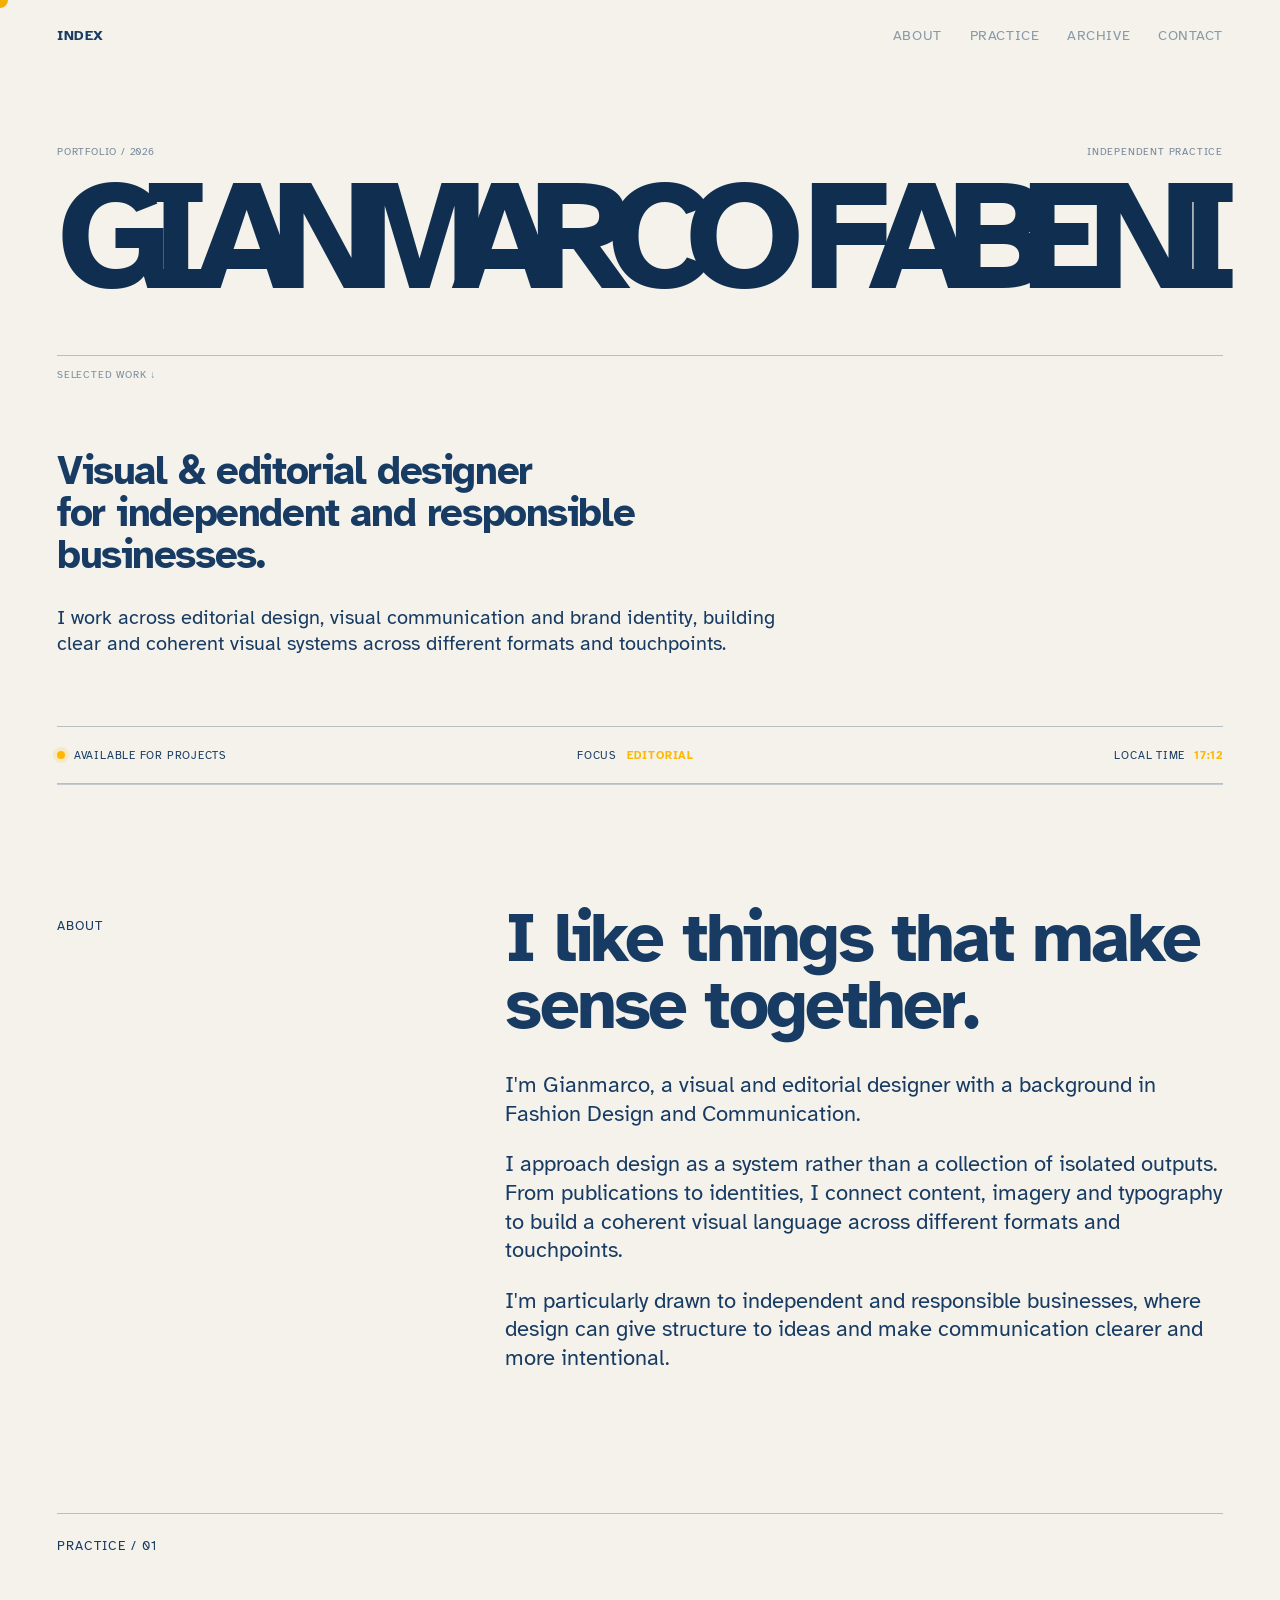
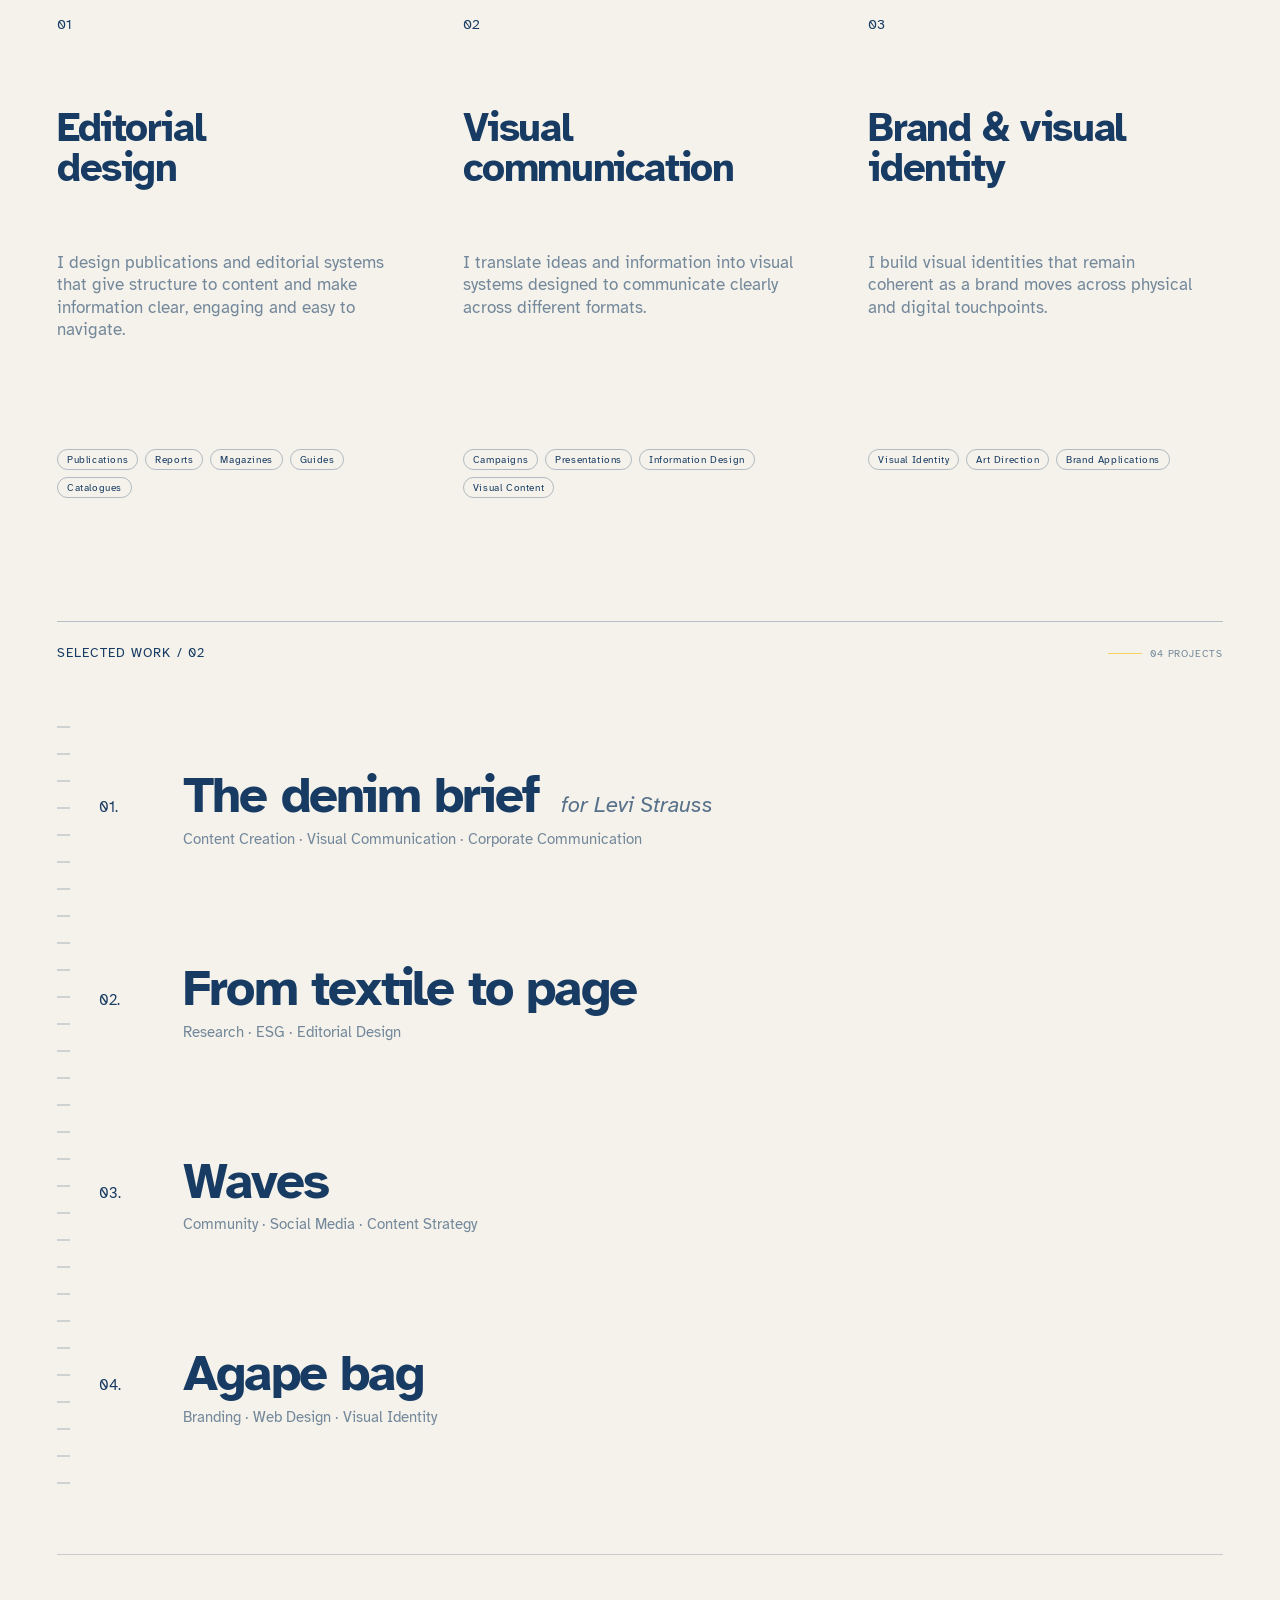
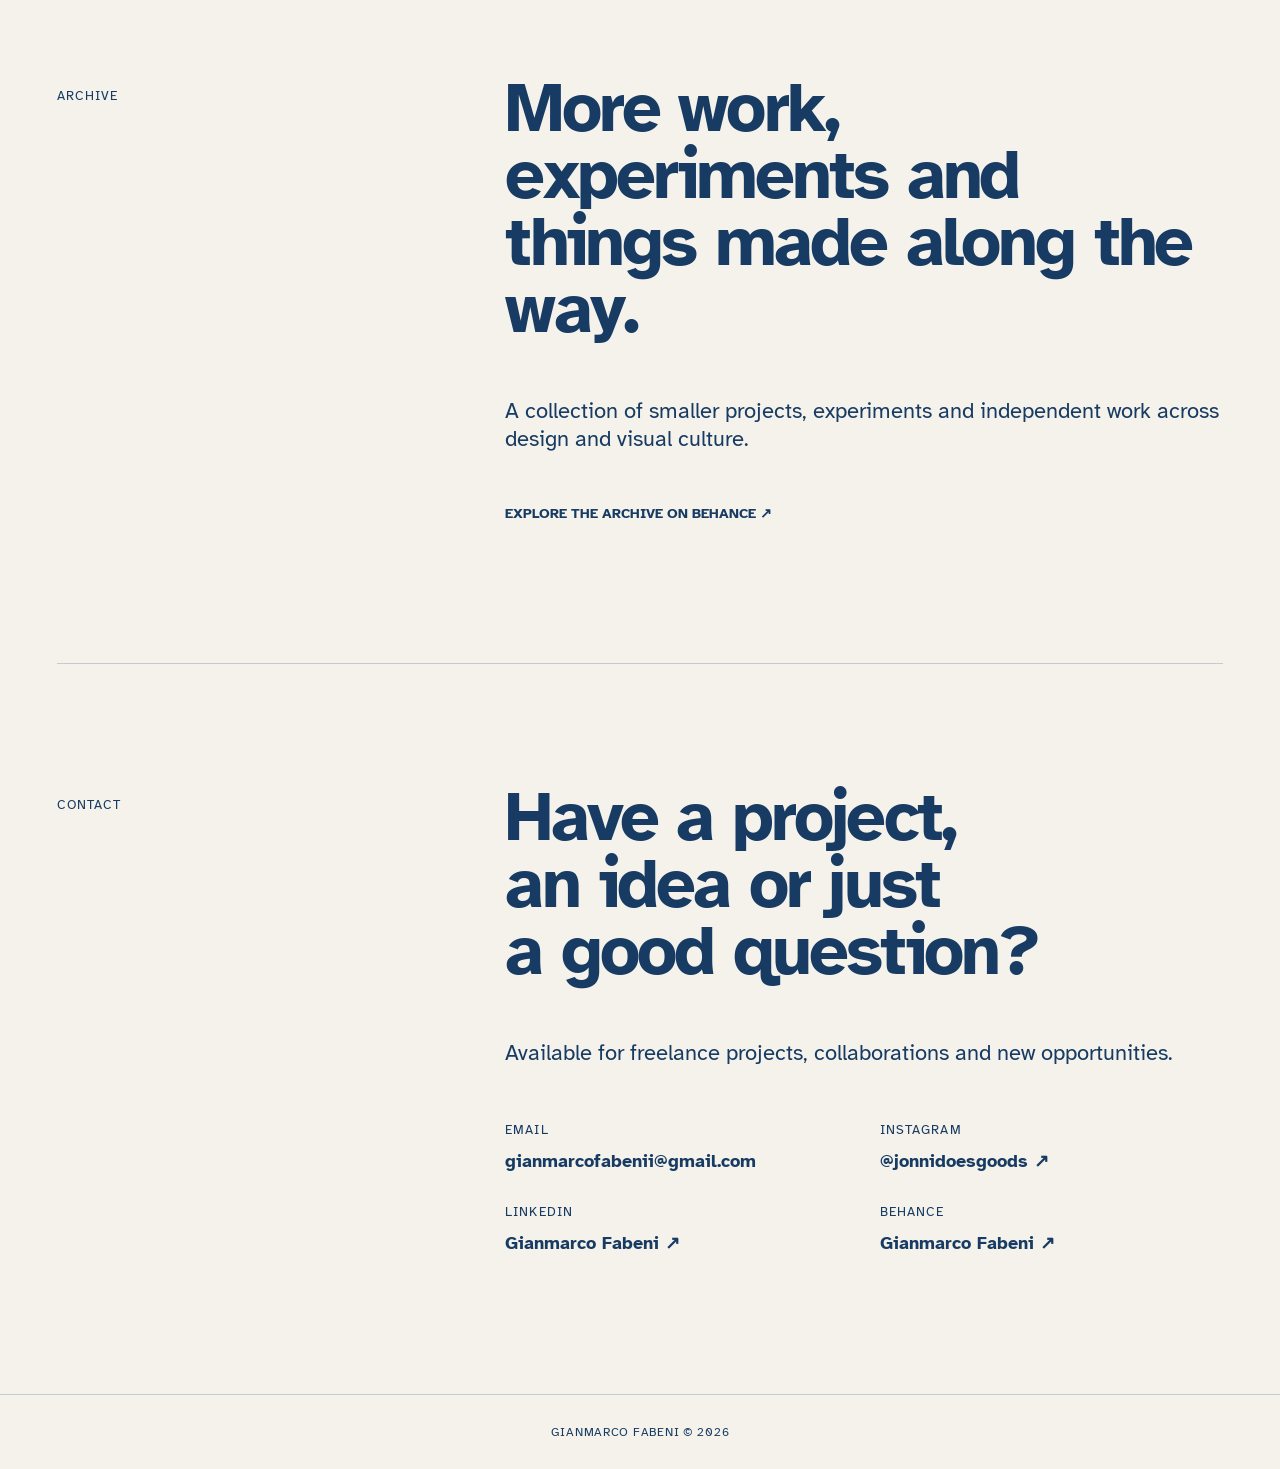
<file: index.html>
<!doctype html>
<html lang="en">
<head>
  <meta charset="utf-8">
  <meta name="viewport" content="width=device-width,initial-scale=1">
  <title>Gianmarco Fabeni — Editorial & Visual Designer</title>
  <meta name="description" content="Gianmarco Fabeni — Editorial & Visual Designer working across research, communication and responsible design.">
  <link rel="preconnect" href="https://fonts.googleapis.com">
  <link rel="preconnect" href="https://fonts.gstatic.com" crossorigin>
  <link href="https://fonts.googleapis.com/css2?family=Atkinson+Hyperlegible:wght@400;700&display=swap" rel="stylesheet">
  <link rel="stylesheet" href="styles.css">
</head>
<body class="homepage">
  <div class="cursor" aria-hidden="true"></div>

  <header class="site-header">
    <a class="page-label" href="#top">INDEX</a>
    <nav aria-label="Main navigation">
      <a href="#about">ABOUT</a>
      <a href="#practice">PRACTICE</a>
      <a href="https://www.behance.net/gianmarcofabeni" target="_blank" rel="noopener noreferrer">ARCHIVE</a>
      <a href="#contact">CONTACT</a>
    </nav>
  </header>

  <main id="top">
    <section class="hero">
      <div class="hero-meta"><span>PORTFOLIO / 2026</span><span>INDEPENDENT PRACTICE</span></div><h1 class="masthead dynamic-hero-name" aria-label="Gianmarco Fabeni">GIANMARCO FABENI</h1>
      <div class="hero-rule"></div><a class="scroll-cue" href="#work">SELECTED WORK ↓</a>
      <div class="intro">
        <h2 class="hero-intro-title">Visual &amp; editorial designer <span class="hero-phrase">for independent</span> and responsible businesses.</h2>
        <p>I work across editorial design, visual communication and brand identity, building clear and coherent visual systems across different formats and touchpoints.</p>
      </div>
    </section>

    <div class="status-strip" aria-label="Current status">
      <div class="status-item"><span class="status-dot"></span><span>AVAILABLE FOR PROJECTS</span></div>
      <div class="status-item status-mode"><span>FOCUS</span><strong id="focus-mode">EDITORIAL</strong></div>
      <div class="status-item status-time"><span>LOCAL TIME</span><strong id="local-time">--:--</strong></div>
    </div>

    <section class="about home-about" id="about">
      <p class="eyebrow">ABOUT</p>
      <h2>I like things that make sense together.</h2>
      <div class="home-copy">
        <p>I'm Gianmarco, a visual and editorial designer with a background in Fashion Design and Communication.</p>
        <p>I approach design as a system rather than a collection of isolated outputs. From publications to identities, I connect content, imagery and typography to build a coherent visual language across different formats and touchpoints.</p>
        <p>I'm particularly drawn to independent and responsible businesses, where design can give structure to ideas and make communication clearer and more intentional.</p>
      </div>
    </section>

    <section class="practice" id="practice" aria-labelledby="practice-title">
      <div class="practice-heading" id="practice-title">PRACTICE / 01</div>

      <div class="practice-list">
        <article class="practice-item">
          <span class="practice-number">01</span>
          <div>
            <h2>Editorial design</h2>
            <p>I design publications and editorial systems that give structure to content and make information clear, engaging and easy to navigate.</p><div class="practice-tags"><span>Publications</span><span>Reports</span><span>Magazines</span><span>Guides</span><span>Catalogues</span></div>
          </div>
        </article>

        <article class="practice-item">
          <span class="practice-number">02</span>
          <div>
            <h2>Visual communication</h2>
            <p>I translate ideas and information into visual systems designed to communicate clearly across different formats.</p><div class="practice-tags"><span>Campaigns</span><span>Presentations</span><span>Information Design</span><span>Visual Content</span></div>
          </div>
        </article>

        <article class="practice-item">
          <span class="practice-number">03</span>
          <div>
            <h2>Brand &amp; visual identity</h2>
            <p>I build visual identities that remain coherent as a brand moves across physical and digital touchpoints.</p><div class="practice-tags"><span>Visual Identity</span><span>Art Direction</span><span>Brand Applications</span></div>
          </div>
        </article>
      </div>
    </section>

    <section class="work" id="work" aria-labelledby="work-title">
      <div class="section-label" id="work-title">SELECTED WORK / 02 <span class="section-count">04 PROJECTS</span></div>
      <div class="project-index"><div class="continuous-rail" aria-hidden="true"></div>

        <article class="project" tabindex="0">
          <div class="project-row">
            <span class="number">01.</span>
            <h2><span class="project-title-main"><span class="project-title-prefix">The denim</span> <span class="project-title-last">brief</span></span><span class="project-client">for Levi Strauss</span></h2>
          </div>
          <p class="tags">Content Creation · Visual Communication · Corporate Communication</p>
          <div class="project-more"><p>An internal communication project connecting retail data, product knowledge and store culture through editorial content.</p><a href="https://www.behance.net/gallery/242064799/Levi-Strauss-The-Denim-Brief" target="_blank" rel="noopener noreferrer" aria-label="Explore The Denim Brief">EXPLORE PROJECT ↗</a></div>
        </article>

        <article class="project" tabindex="0">
          <div class="project-row">
            <span class="number">02.</span>
            <h2>From textile to page</h2>
          </div>
          <p class="tags">Research · ESG · Editorial Design</p>
          <div class="project-more"><p>A research-led editorial project exploring how ESG principles can inform visual design, from production and material choices to inclusive communication.</p><a href="https://www.behance.net/gallery/256725377/From-Textile-to-Page" target="_blank" rel="noopener noreferrer" aria-label="Explore From Textile to Page">EXPLORE PROJECT ↗</a></div>
        </article>

        <article class="project" tabindex="0">
          <div class="project-row">
            <span class="number">03.</span>
            <h2>Waves</h2>
          </div>
          <p class="tags">Community · Social Media · Content Strategy</p>
          <div class="project-more"><p>A communication ecosystem designed to build and engage a community through editorial content, social media, podcasts, music and events.</p><a href="https://www.behance.net/gallery/256837089/Waves-Community" target="_blank" rel="noopener noreferrer" aria-label="Explore Waves">EXPLORE PROJECT ↗</a></div>
        </article>

        <article class="project" tabindex="0">
          <div class="project-row">
            <span class="number">04.</span>
            <h2>Agape bag</h2>
          </div>
          <p class="tags">Branding · Web Design · Visual Identity</p>
          <div class="project-more"><p>A visual identity developed to translate the brand’s character into a coherent visual language, extending from its core identity to web and physical touchpoints.</p><a href="https://www.behance.net/gallery/256775159/Agape-Bag" target="_blank" rel="noopener noreferrer" aria-label="Explore Agape Bag">EXPLORE PROJECT ↗</a></div>
        </article>
      </div>
    </section>

    <section class="about home-archive" id="archive">
      <p class="eyebrow">ARCHIVE</p>
      <h2>More work, experiments and<br>things made along the way.</h2>
      <p>A collection of smaller projects, experiments and independent work across design and visual culture.</p>
      <a href="https://www.behance.net/gianmarcofabeni" target="_blank" rel="noopener noreferrer">EXPLORE THE ARCHIVE ON BEHANCE ↗</a></section>
    <section class="about home-contact" id="contact">
      <p class="eyebrow">CONTACT</p>
      <h2>Have a project,<br>an idea or just<br>a good question?</h2>
      <p>Available for freelance projects, collaborations and new opportunities.</p>
      <div class="contact-links">
        <a href="mailto:gianmarcofabenii@gmail.com"><span>EMAIL</span><strong>gianmarcofabenii@gmail.com</strong></a>
        <a href="https://www.instagram.com/jonnidoesgoods/" target="_blank" rel="noopener noreferrer"><span>INSTAGRAM</span><strong>@jonnidoesgoods ↗</strong></a>
        <a href="https://www.linkedin.com/in/gianmarcofabeni/" target="_blank" rel="noopener noreferrer"><span>LINKEDIN</span><strong>Gianmarco Fabeni ↗</strong></a>
        <a href="https://www.behance.net/gianmarcofabeni" target="_blank" rel="noopener noreferrer"><span>BEHANCE</span><strong>Gianmarco Fabeni ↗</strong></a>
      </div>
    </section>
  </main>

  <footer>
    <span>GIANMARCO FABENI © 2026</span>
  </footer>

  <script src="script.js?v=mobile-fit-2"></script>
</body>
</html>
</file>
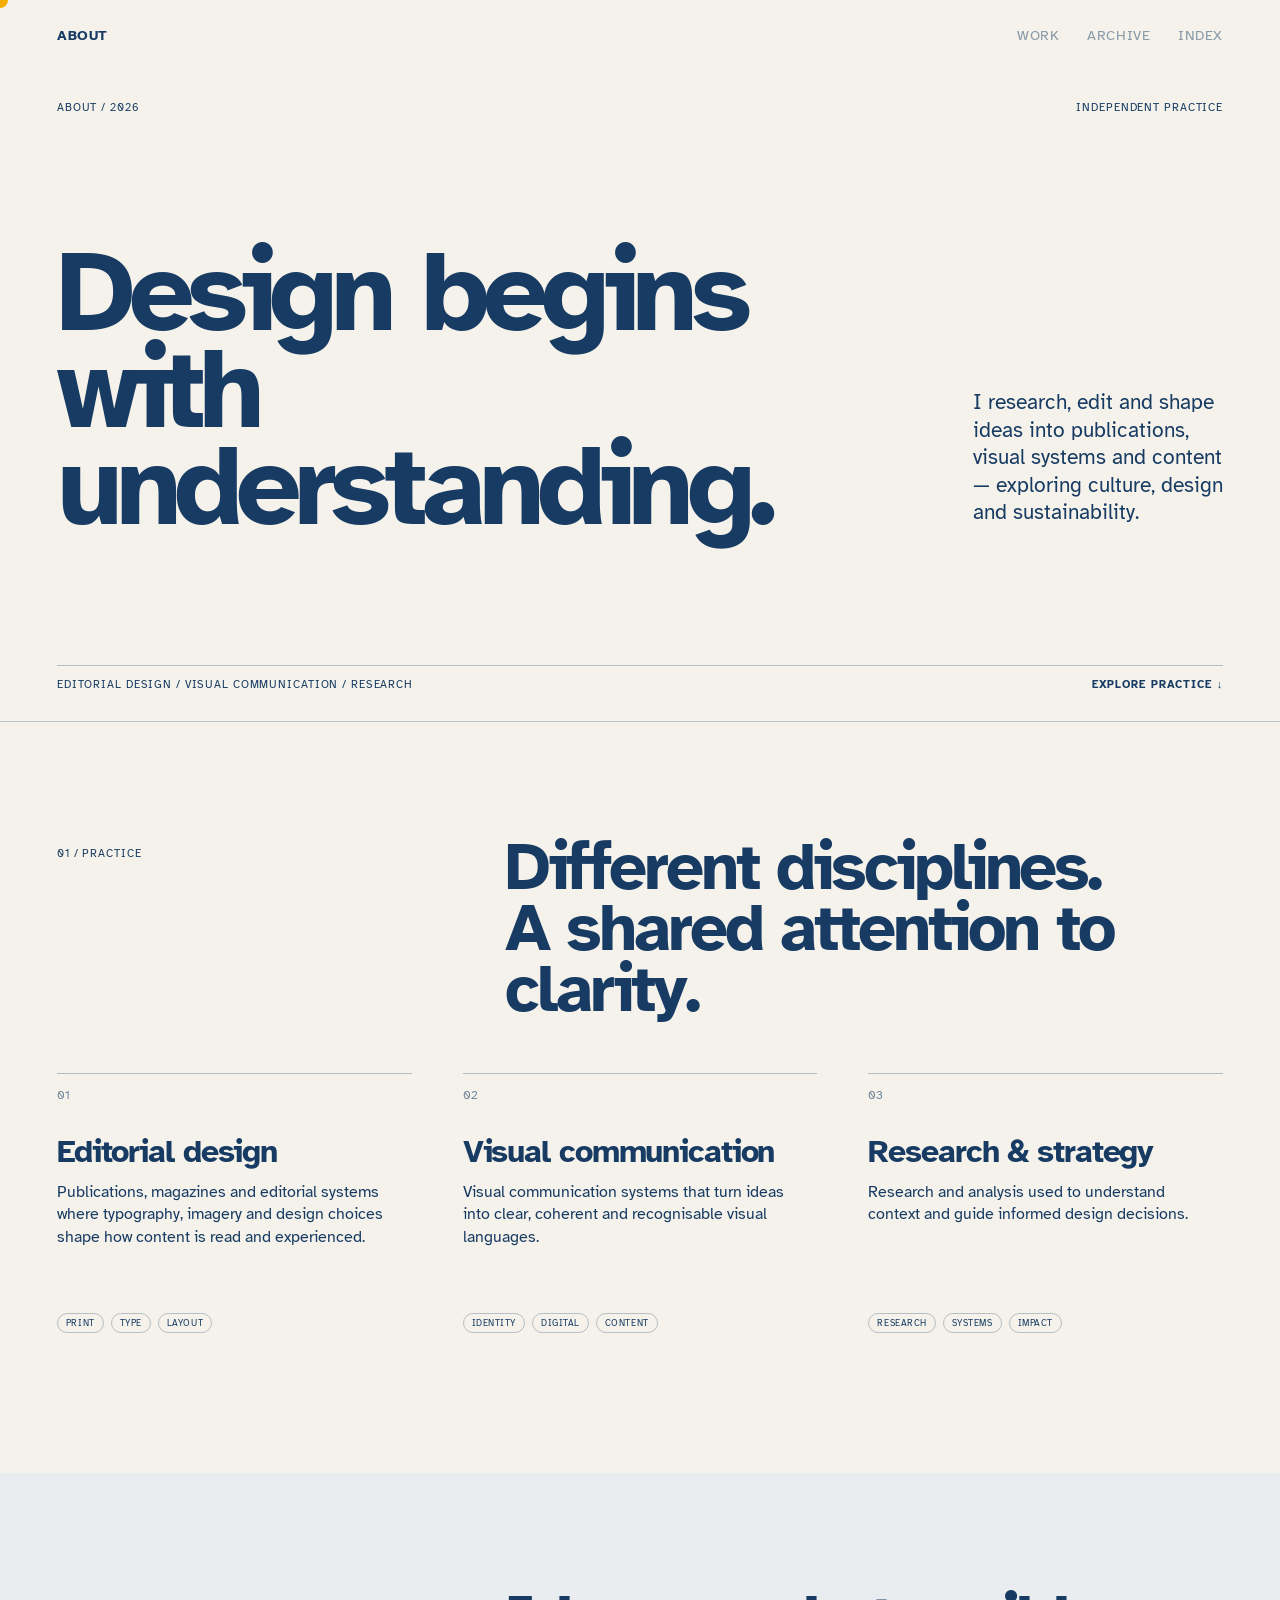
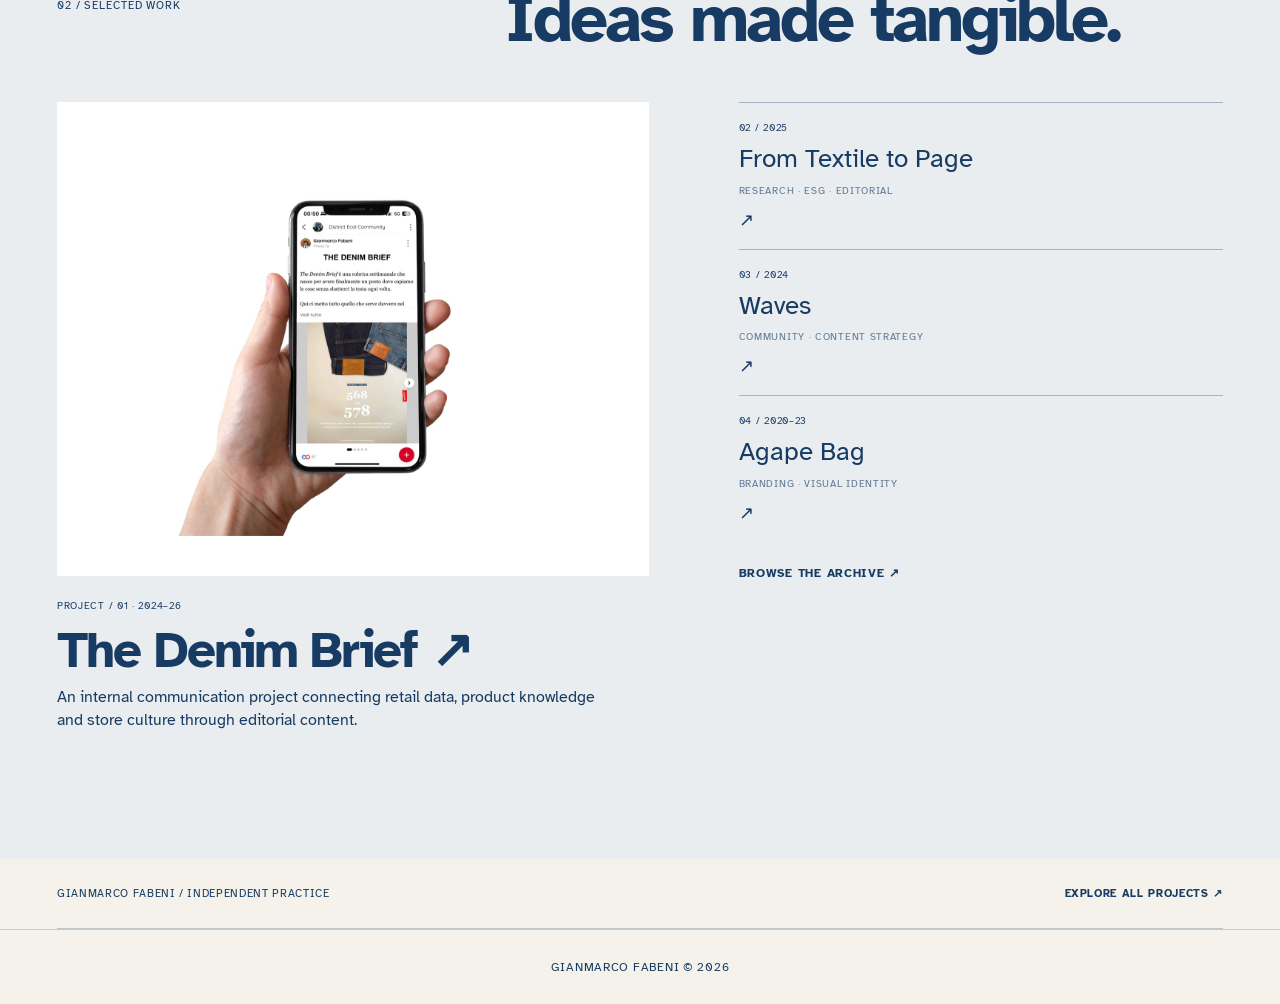
<file: about.html>
<!doctype html>
<html lang="en">
<head>
  <meta charset="utf-8">
  <meta name="viewport" content="width=device-width,initial-scale=1">
  <meta name="description" content="Gianmarco Fabeni works across editorial design, visual communication and research, shaping responsible and understandable systems.">
  <title>About — Gianmarco Fabeni</title>
  <link rel="preconnect" href="https://fonts.googleapis.com">
  <link rel="preconnect" href="https://fonts.gstatic.com" crossorigin>
  <link href="https://fonts.googleapis.com/css2?family=Atkinson+Hyperlegible:wght@400;700&display=swap" rel="stylesheet">
  <link rel="stylesheet" href="styles.css">
  <link rel="stylesheet" href="about.css">
</head>
<body class="about-page-body">
  <div class="cursor" aria-hidden="true"></div>
  <header class="site-header">
    <span class="page-label">ABOUT</span>
    <nav aria-label="Main navigation">
      <a href="index.html#work">WORK</a>
      <a href="archive.html">ARCHIVE</a>
      <a href="index.html">INDEX</a>
    </nav>
  </header>

  <main>
    <section class="about-hero" aria-labelledby="about-title">
      <div class="about-hero-meta"><span>ABOUT / 2026</span><span>INDEPENDENT PRACTICE</span></div>
      <div class="about-hero-content">
        <h1 id="about-title">Design begins<br>with understanding.</h1>
        <p>I research, edit and shape ideas into publications, visual systems and content — exploring culture, design and sustainability.</p>
      </div>
      <div class="about-hero-foot"><span>EDITORIAL DESIGN / VISUAL COMMUNICATION / RESEARCH</span><a href="#practice">EXPLORE PRACTICE ↓</a></div>
    </section>

    <section class="about-practice" id="practice" aria-labelledby="practice-title">
      <div class="about-section-heading">
        <span>01 / PRACTICE</span>
        <h2 id="practice-title">Different disciplines.<br>A shared attention to clarity.</h2>
      </div>
      <div class="about-practice-list">
        <article>
          <span class="about-item-number">01</span>
          <h3>Editorial design</h3>
          <p>Publications, magazines and editorial systems where typography, imagery and design choices shape how content is read and experienced.</p>
          <div class="about-tags"><span>PRINT</span><span>TYPE</span><span>LAYOUT</span></div>
        </article>
        <article>
          <span class="about-item-number">02</span>
          <h3>Visual communication</h3>
          <p>Visual communication systems that turn ideas into clear, coherent and recognisable visual languages.</p>
          <div class="about-tags"><span>IDENTITY</span><span>DIGITAL</span><span>CONTENT</span></div>
        </article>
        <article>
          <span class="about-item-number">03</span>
          <h3>Research &amp; strategy</h3>
          <p>Research and analysis used to understand context and guide informed design decisions.</p>
          <div class="about-tags"><span>RESEARCH</span><span>SYSTEMS</span><span>IMPACT</span></div>
        </article>
      </div>
    </section>

    <section class="about-work" aria-labelledby="about-work-title">
      <div class="about-section-heading">
        <span>02 / SELECTED WORK</span>
        <h2 id="about-work-title">Ideas made tangible.</h2>
      </div>
      <div class="about-work-grid">
        <article class="about-featured-project">
          <a class="about-featured-image" href="denim-brief.html" aria-label="View The Denim Brief project">
            <img src="assets/denim/product-focus-mockup.jpg" alt="A product-focused editorial mockup from The Denim Brief">
          </a>
          <div class="about-featured-copy">
            <span>PROJECT / 01 · 2024–26</span>
            <h3><a href="denim-brief.html">The Denim Brief ↗</a></h3>
            <p>An internal communication project connecting retail data, product knowledge and store culture through editorial content.</p>
          </div>
        </article>
        <nav class="about-project-list" aria-label="More selected projects">
          <a href="from-textile-to-page.html"><span>02 / 2025</span><strong>From Textile to Page</strong><span>RESEARCH · ESG · EDITORIAL</span><b aria-hidden="true">↗</b></a>
          <a href="waves.html"><span>03 / 2024</span><strong>Waves</strong><span>COMMUNITY · CONTENT STRATEGY</span><b aria-hidden="true">↗</b></a>
          <a href="agape-bag.html"><span>04 / 2020–23</span><strong>Agape Bag</strong><span>BRANDING · VISUAL IDENTITY</span><b aria-hidden="true">↗</b></a>
          <a class="about-archive-link" href="archive.html">BROWSE THE ARCHIVE ↗</a>
        </nav>
      </div>
    </section>

    <section class="about-outro" aria-label="Back to the portfolio">
      <span>GIANMARCO FABENI / INDEPENDENT PRACTICE</span>
      <a href="index.html#work">EXPLORE ALL PROJECTS ↗</a>
    </section>
  </main>

  <footer><span>GIANMARCO FABENI © 2026</span></footer>
  <script src="script.js"></script>
</body>
</html>
</file>
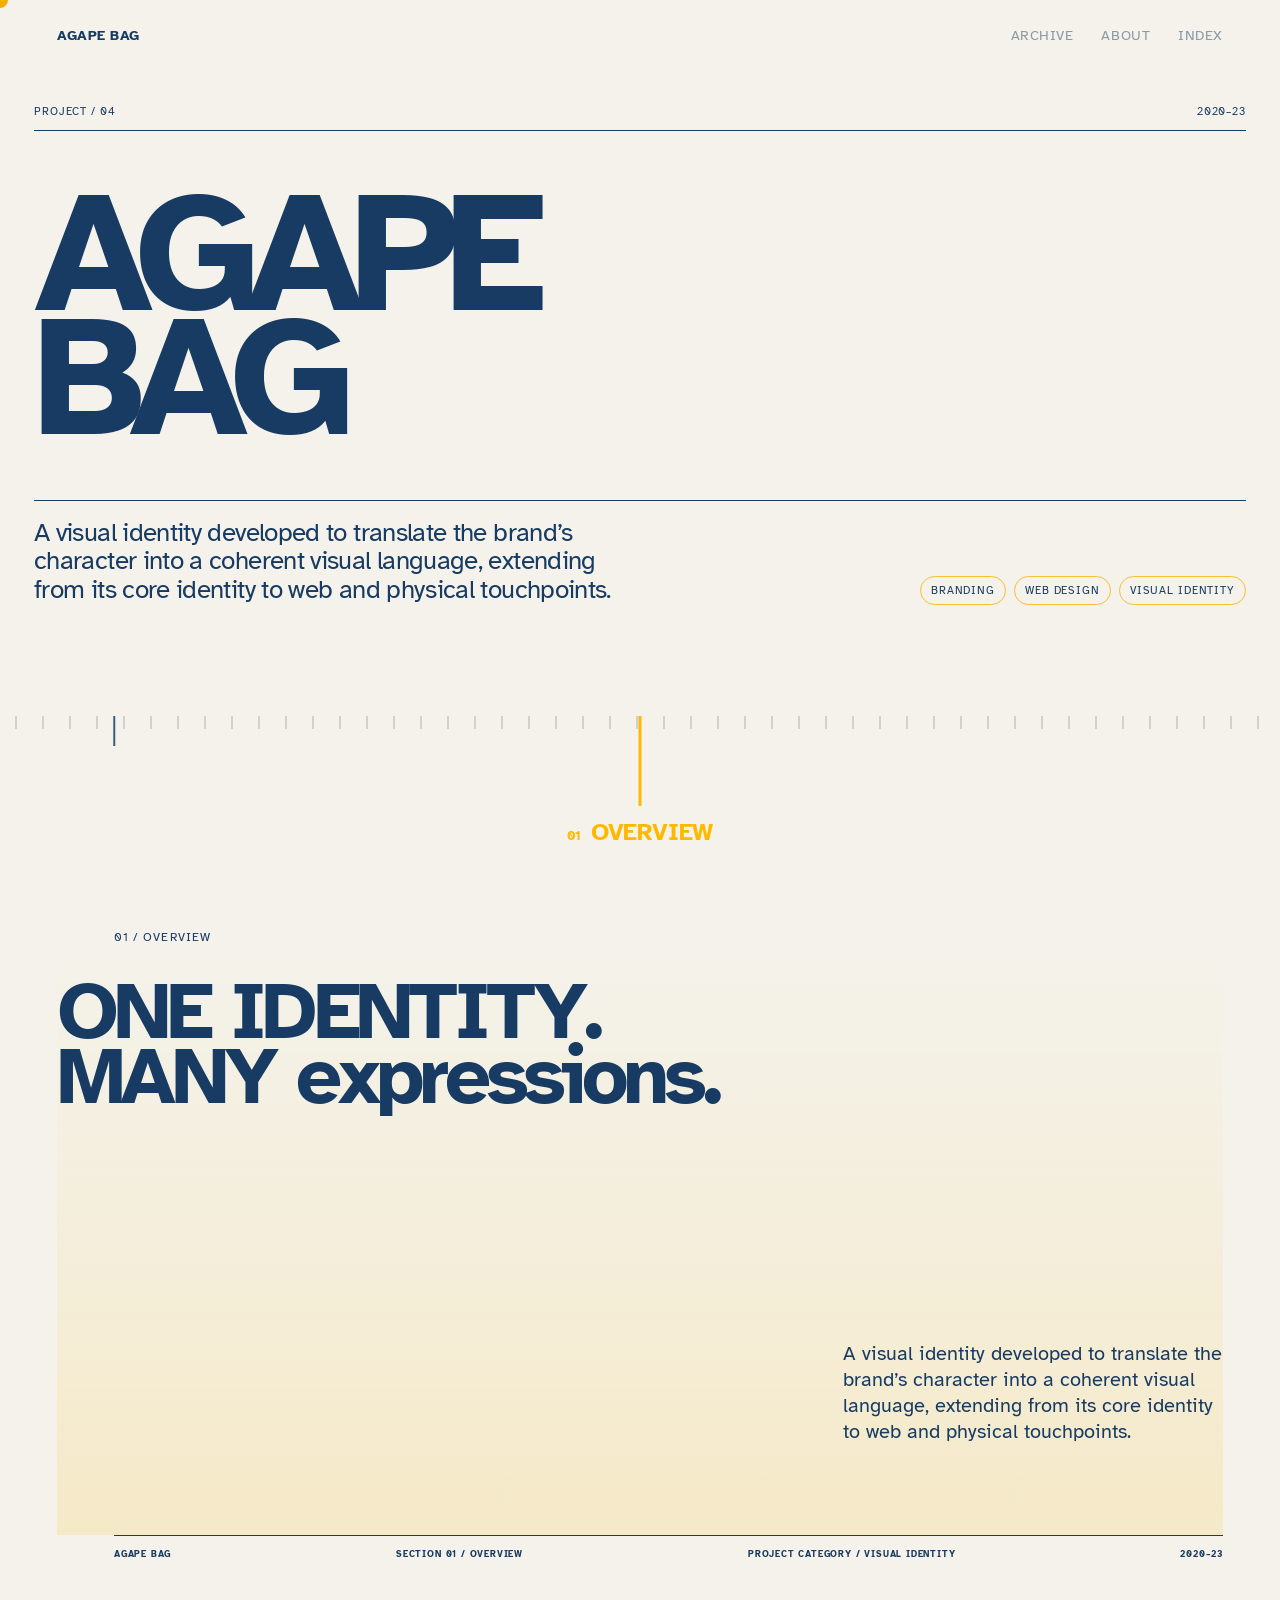
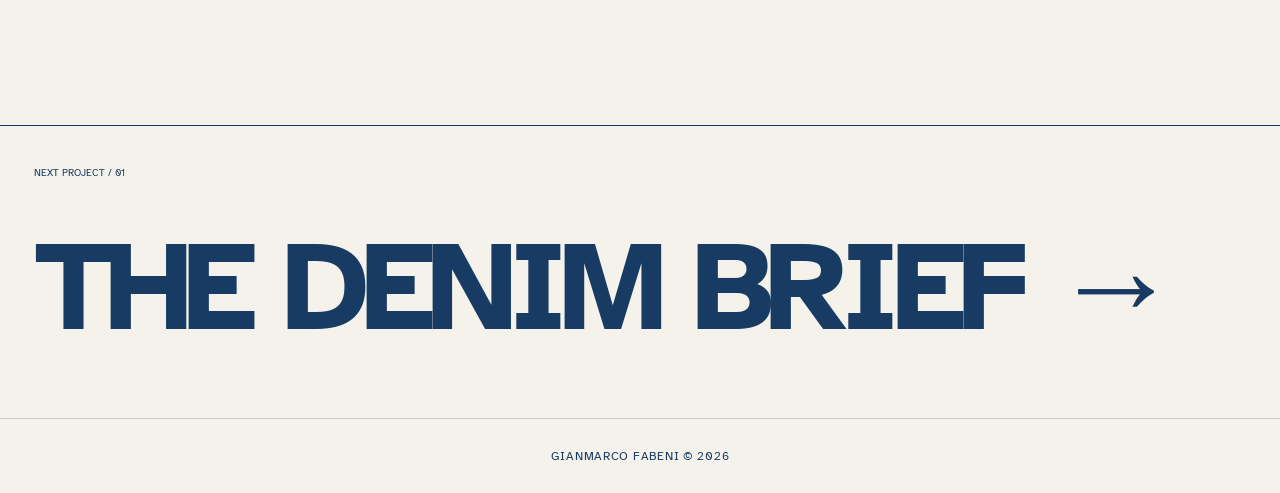
<file: agape-bag.html>
<!doctype html>
<html lang="en">
<head>
<meta charset="utf-8">
<meta name="viewport" content="width=device-width,initial-scale=1">
<title>AGAPE BAG — Gianmarco Fabeni</title>
<link rel="preconnect" href="https://fonts.googleapis.com">
<link rel="preconnect" href="https://fonts.gstatic.com" crossorigin>
<link href="https://fonts.googleapis.com/css2?family=Atkinson+Hyperlegible:ital,wght@0,400;0,700;1,400&display=swap" rel="stylesheet">
<link rel="stylesheet" href="styles.css">
<link rel="stylesheet" href="project.css">
<link rel="stylesheet" href="rail-v11.css?v=15.6">
</head>
<body class="case-page">
<div class="cursor" aria-hidden="true"></div>
<header class="site-header">
  <a class="page-label" href="index.html" aria-label="Back to homepage">AGAPE BAG</a>
  <nav aria-label="Main navigation"><a href="archive.html">ARCHIVE</a><a href="about.html">ABOUT</a><a href="index.html">INDEX</a></nav>
</header>

<main>
<section class="case-hero">
  <div class="case-kicker"><span>PROJECT / 04</span><span>2020–23</span></div>
    <div class="case-title"><h1>AGAPE<br>BAG</h1></div>
  <div class="case-hero-bottom">
    <p>A visual identity developed to translate the brand’s character into a coherent visual language, extending from its core identity to web and physical touchpoints.</p>
    <div class="case-fields"><span>BRANDING</span><span>WEB DESIGN</span><span>VISUAL IDENTITY</span></div>
  </div>
</section>

<section class="story-index" id="story-index">
  <div class="story-sticky">
    <div class="story-content-track">
      <article class="story-content overview-content">
        <span class="story-eyebrow">01 / OVERVIEW</span>
        <div class="overview-main">
          <h2>ONE IDENTITY.<br>MANY <span class="retail-lower">expressions.</span></h2>
          <p>A visual identity developed to translate the brand’s character into a coherent visual language, extending from its core identity to web and physical touchpoints.</p>
        </div>
        <div class="story-meta section-footer"><span>AGAPE BAG</span><span>SECTION 01 / OVERVIEW</span><span>PROJECT CATEGORY / VISUAL IDENTITY</span><span>2020–23</span></div>
      </article>

      <article class="story-content problem-content">
        <span class="story-eyebrow">02 / THE PROBLEM</span>
        <h2>CONTEXT.<br><span class="no-break">OBJECTIVES.</span><br>CONSTRAINTS.</h2>
        <div class="problem-dashboard">
          <section class="metric-column metric-objectives" aria-label="Project objectives">
            <header><strong>PROJECT OBJECTIVES</strong><span>PRIORITY</span></header>
            <div class="metric-row" style="--level:100"><span>DA DEFINIRE</span><i></i><em>05</em></div>
            <div class="metric-row" style="--level:100"><span>DA DEFINIRE</span><i></i><em>05</em></div>
            <div class="metric-row" style="--level:78"><span>DA DEFINIRE</span><i></i><em>04</em></div>
            <div class="metric-row" style="--level:42"><span>DA DEFINIRE</span><i></i><em>02</em></div>
            <div class="metric-row" style="--level:42"><span>DA DEFINIRE</span><i></i><em>02</em></div>
          </section>
          <section class="metric-column metric-constraints" aria-label="Project constraints">
            <header><strong>PROJECT CONSTRAINTS</strong><span>PRIORITY</span></header>
            <div class="metric-row" style="--level:100"><span>DA DEFINIRE</span><i></i><em>05</em></div>
            <div class="metric-row" style="--level:79"><span>DA DEFINIRE</span><i></i><em>04</em></div>
            <div class="metric-row" style="--level:79"><span>DA DEFINIRE</span><i></i><em>04</em></div>
            <div class="metric-row" style="--level:59"><span>DA DEFINIRE</span><i></i><em>03</em></div>
            <div class="metric-row" style="--level:42"><span>DA DEFINIRE</span><i></i><em>02</em></div>
          </section>
        </div>
        <div class="section-footer"><span>AGAPE BAG</span><span>SECTION 02 / THE PROBLEM</span><span>PROJECT CATEGORY / VISUAL IDENTITY</span><span>2020–23</span></div>
      </article>

      <article class="story-content issues-content">
        <span class="story-eyebrow">03 / ISSUES &amp; SOLUTIONS</span>
        <h2>FOUR ISSUES.<br>FOUR<br>RESPONSES.</h2>
        <div class="issue-solution-grid">
          <article class="issue-solution-card"><header><b>01</b><span>STRATEGY</span></header><div><small>ISSUE</small><strong>DA COMPLETARE</strong><p>Inserire qui il contenuto specifico del progetto.</p></div><div><small>SOLUTION</small><strong>DA COMPLETARE</strong><p>Inserire qui il contenuto specifico del progetto.</p></div></article>
          <article class="issue-solution-card"><header><b>02</b><span>IDENTITY</span></header><div><small>ISSUE</small><strong>DA COMPLETARE</strong><p>Inserire qui il contenuto specifico del progetto.</p></div><div><small>SOLUTION</small><strong>DA COMPLETARE</strong><p>Inserire qui il contenuto specifico del progetto.</p></div></article>
          <article class="issue-solution-card"><header><b>03</b><span>INSIGHT</span></header><div><small>ISSUE</small><strong>DA COMPLETARE</strong><p>Inserire qui il contenuto specifico del progetto.</p></div><div><small>SOLUTION</small><strong>DA COMPLETARE</strong><p>Inserire qui il contenuto specifico del progetto.</p></div></article>
          <article class="issue-solution-card"><header><b>04</b><span>SPEED</span></header><div><small>ISSUE</small><strong>DA COMPLETARE</strong><p>Inserire qui il contenuto specifico del progetto.</p></div><div><small>SOLUTION</small><strong>DA COMPLETARE</strong><p>Inserire qui il contenuto specifico del progetto.</p></div></article>
        </div>
        <div class="section-footer"><span>AGAPE BAG</span><span>SECTION 03 / ISSUES &amp; SOLUTIONS</span><span>PROJECT CATEGORY / VISUAL IDENTITY</span><span>2020–23</span></div>
      </article>

      <article class="story-content system-content system-architecture-content">
        <span class="story-eyebrow">04 / THE SYSTEM</span>
        <div class="system-title-row"><h2>ONE SYSTEM.</h2><strong>MULTIPLE CONTENTS.</strong></div>
        <div class="system-backbone"><span>STRATEGIC LAYER</span><strong>VISUAL IDENTITY</strong><small>CONTENUTI DA COMPLETARE</small></div>
        <div class="pillar-grid">
          <article class="pillar-card"><header><b>01</b><span>AREA DA DEFINIRE</span></header><div class="media-placeholder" data-media="05"><b>05</b><span>PNG TBD</span></div><p>Inserire la descrizione di questa area progettuale.</p></article>
          <article class="pillar-card"><header><b>02</b><span>AREA DA DEFINIRE</span></header><div class="media-placeholder" data-media="06"><b>06</b><span>PNG TBD</span></div><p>Inserire la descrizione di questa area progettuale.</p></article>
          <article class="pillar-card"><header><b>03</b><span>AREA DA DEFINIRE</span></header><div class="media-placeholder" data-media="07"><b>07</b><span>PNG TBD</span></div><p>Inserire la descrizione di questa area progettuale.</p></article>
          <article class="pillar-card"><header><b>04</b><span>AREA DA DEFINIRE</span></header><div class="media-placeholder" data-media="08"><b>08</b><span>PNG TBD</span></div><p>Inserire la descrizione di questa area progettuale.</p></article>
        </div>
        <div class="section-footer"><span>AGAPE BAG</span><span>SECTION 04 / THE SYSTEM</span><span>PROJECT CATEGORY / VISUAL IDENTITY</span><span>2020–23</span></div>
      </article>

      <article class="story-content strategy-content">
        <span class="story-eyebrow">05 / CONTENT STRATEGY</span>
        <h2>FROM IDEAS<br>TO PROJECT<br>OUTPUTS.</h2>
        <div class="strategy-layout">
          <div class="strategy-pipeline" aria-label="Content strategy process">
            <div class="strategy-step"><b>01</b><strong>FASE DA DEFINIRE</strong><span>Descrivere questa fase del processo.</span></div>
            <div class="strategy-step"><b>02</b><strong>FASE DA DEFINIRE</strong><span>Descrivere questa fase del processo.</span></div>
            <div class="strategy-step"><b>03</b><strong>FASE DA DEFINIRE</strong><span>Descrivere questa fase del processo.</span></div>
            <div class="strategy-step"><b>04</b><strong>FASE DA DEFINIRE</strong><span>Descrivere questa fase del processo.</span></div>
            <div class="strategy-step"><b>05</b><strong>FASE DA DEFINIRE</strong><span>Descrivere questa fase del processo.</span></div>
            <div class="strategy-loop"><span>PROJECT FEEDBACK</span><i></i><strong>THE NEXT ITERATION STARTS HERE</strong></div>
          </div>
          <div class="strategy-media-grid" aria-label="Numbered image placeholders">
            <figure class="strategy-media-item"><div class="media-placeholder" data-media="09"><b>09</b><span>IMAGE TBD</span></div><figcaption><b>01</b><strong>TITOLO IMMAGINE</strong><span>Didascalia da completare</span></figcaption></figure>
            <figure class="strategy-media-item"><div class="media-placeholder" data-media="10"><b>10</b><span>IMAGE TBD</span></div><figcaption><b>02</b><strong>TITOLO IMMAGINE</strong><span>Didascalia da completare</span></figcaption></figure>
            <figure class="strategy-media-item"><div class="media-placeholder" data-media="11"><b>11</b><span>IMAGE TBD</span></div><figcaption><b>03</b><strong>TITOLO IMMAGINE</strong><span>Didascalia da completare</span></figcaption></figure>
            <figure class="strategy-media-item"><div class="media-placeholder" data-media="12"><b>12</b><span>IMAGE TBD</span></div><figcaption><b>04</b><strong>TITOLO IMMAGINE</strong><span>Didascalia da completare</span></figcaption></figure>
          </div>
        </div>
        <div class="section-footer"><span>AGAPE BAG</span><span>SECTION 05 / CONTENT STRATEGY</span><span>PROJECT CATEGORY / VISUAL IDENTITY</span><span>2020–23</span></div>
      </article>

      <article class="story-content impact-content simple-editorial-content">
        <span class="story-eyebrow">06 / IMPACT</span>
        <h2>DESIGNED TO<br>BE MEASURED.</h2>
        <div class="impact-grid"><article tabindex="0"><b>01</b><strong>ESITO DA DOCUMENTARE</strong><span>Inserire un risultato reale del progetto.</span></article><article tabindex="0"><b>02</b><strong>ESITO DA DOCUMENTARE</strong><span>Inserire un risultato reale del progetto.</span></article><article tabindex="0"><b>03</b><strong>ESITO DA DOCUMENTARE</strong><span>Inserire un risultato reale del progetto.</span></article><article tabindex="0"><b>04</b><strong>ESITO DA DOCUMENTARE</strong><span>Inserire un risultato reale del progetto.</span></article></div>
        <div class="section-footer"><span>AGAPE BAG</span><span>SECTION 06 / IMPACT</span><span>PROJECT CATEGORY / VISUAL IDENTITY</span><span>2020–23</span></div>
      </article>

    </div>

    <div class="story-rail reader-rail">
      <div class="reader-track" aria-hidden="true"></div>
      <div class="reader-head" aria-live="polite">
        <div class="reader-label"><span>01</span><strong>OVERVIEW</strong></div>
        <i aria-hidden="true"></i>
      </div>
    </div>
  </div>
</section>

<a class="next-project" href="denim-brief.html"><span>NEXT PROJECT / 01</span><strong>THE DENIM BRIEF →</strong></a>
</main>
<footer><span>GIANMARCO FABENI © 2026</span></footer>
<script src="script.js"></script>
<script src="project.js?v=16"></script>
<script>
  if (new URLSearchParams(window.location.search).get('editor') === '1') {
    const editorStyles = document.createElement('link');
    editorStyles.rel = 'stylesheet';
    editorStyles.href = 'design-editor.css';
    document.head.appendChild(editorStyles);

    const editorConfig = document.createElement('script');
    editorConfig.src = 'editor-config.js';
    editorConfig.onload = () => {
      const editorScript = document.createElement('script');
      editorScript.src = 'design-editor.js';
      document.body.appendChild(editorScript);
    };
    document.body.appendChild(editorConfig);
  }
</script>
</body></html>
</file>
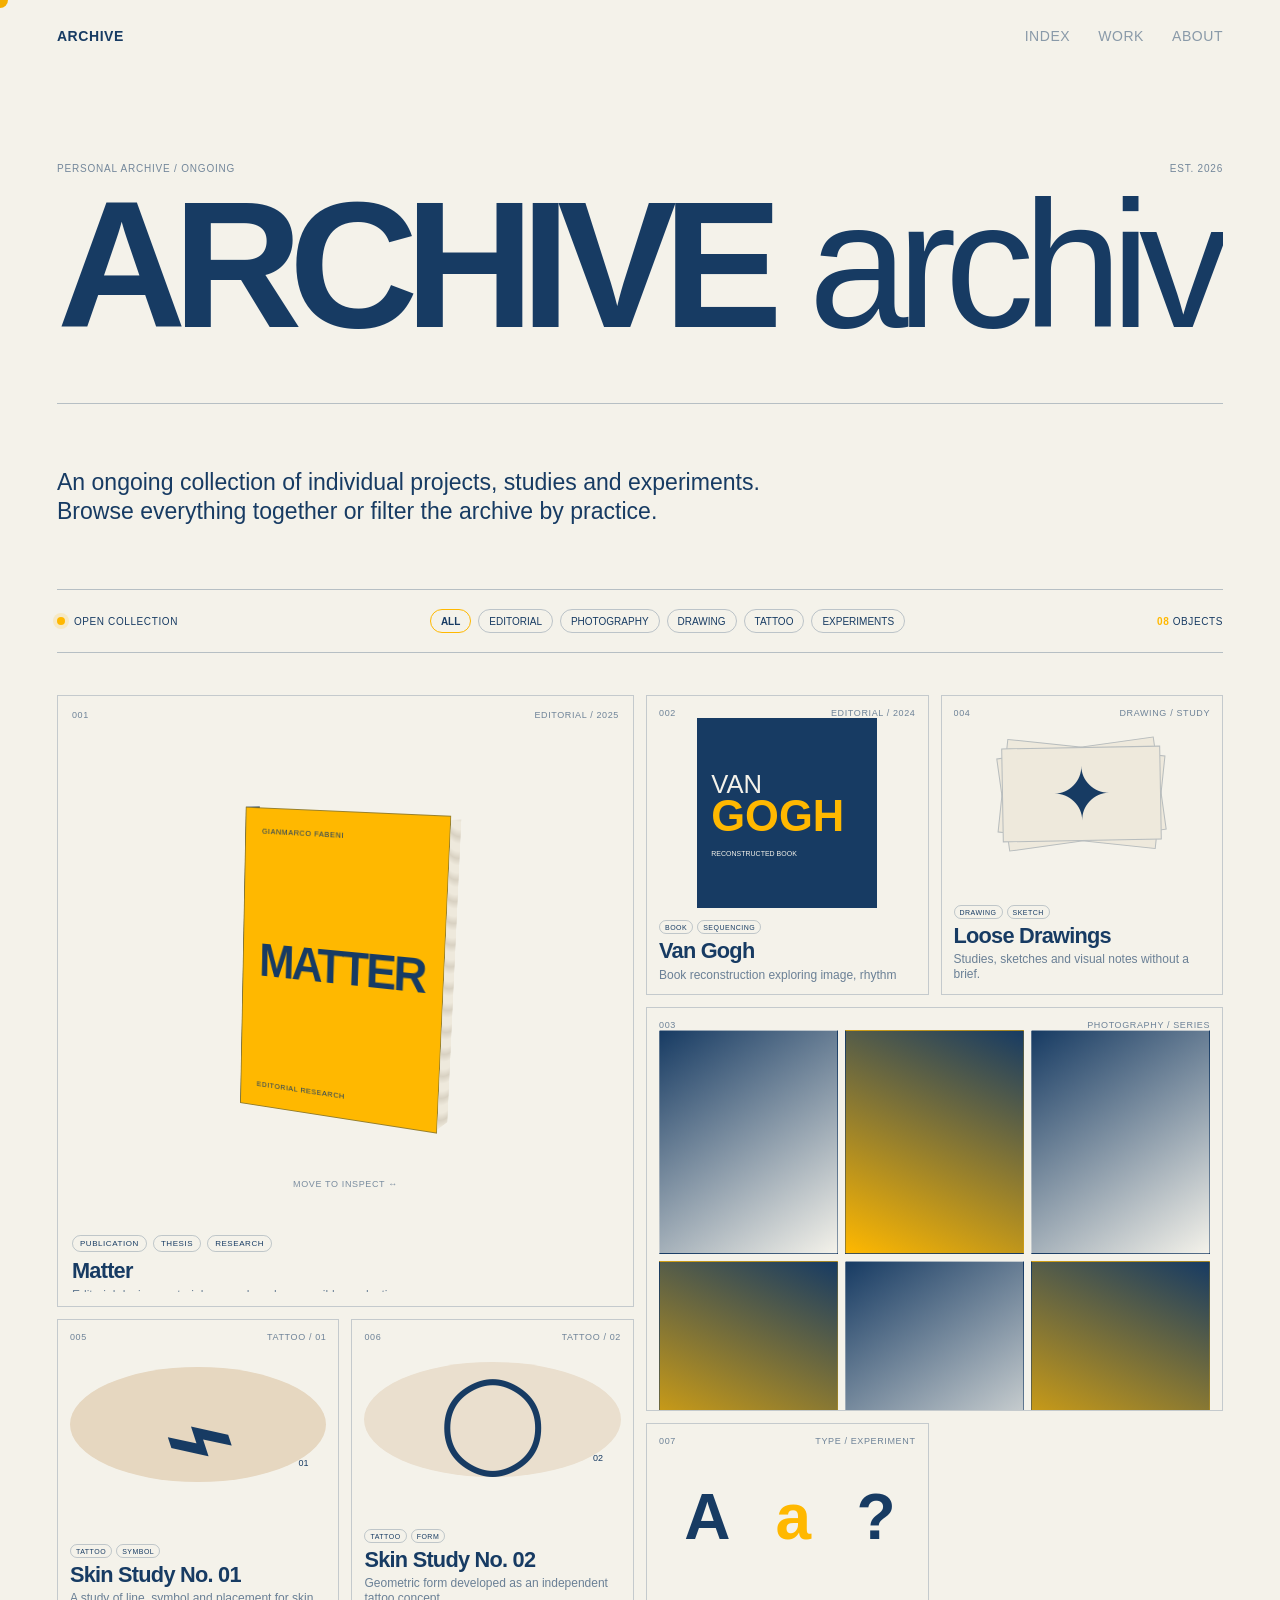
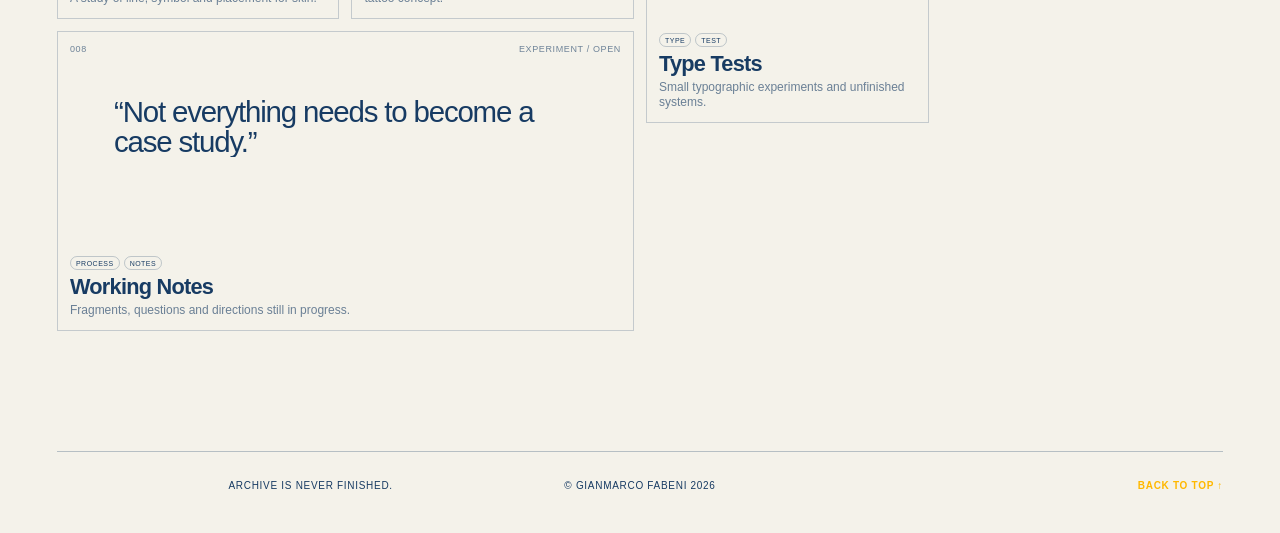
<file: archive.html>
<!doctype html>
<html lang="en">
<head>
  <meta charset="utf-8">
  <meta name="viewport" content="width=device-width,initial-scale=1">
  <title>Archive — Gianmarco Fabeni</title>
  <link rel="stylesheet" href="styles.css">
</head>
<body id="top" class="archive-page">
  <div class="cursor" aria-hidden="true"></div>

  <header class="site-header">
    <span class="page-label">ARCHIVE</span>
    <nav aria-label="Main navigation">
      <a href="index.html">INDEX</a>
      <a href="index.html#work">WORK</a>
      <a href="about.html">ABOUT</a>
    </nav>
  </header>

  <main>
    <section class="archive-hero">
      <div class="archive-meta"><span>PERSONAL ARCHIVE / ONGOING</span><span>EST. 2026</span></div>
      <div class="archive-title-marquee" aria-label="Archive">
<div class="archive-title-track">
<div class="archive-title-set"><span>ARCHIVE</span><span>archive</span><span>4RCHIVE</span><span>ARCH1VE</span><span>archive</span><span>4rch1ve</span></div>
<div class="archive-title-set" aria-hidden="true"><span>ARCHIVE</span><span>archive</span><span>4RCHIVE</span><span>ARCH1VE</span><span>archive</span><span>4rch1ve</span></div>
</div></div>
      <div class="archive-rule"></div>
      <div class="archive-intro">
        <p>An ongoing collection of individual projects, studies and experiments. Browse everything together or filter the archive by practice.</p>
      </div>
    </section>

    <section class="archive-toolbar" aria-label="Archive filters">
      <div class="archive-status"><span class="status-dot"></span><span>OPEN COLLECTION</span></div>
      <div class="archive-filters">
        <button class="archive-filter is-active" data-filter="all">ALL</button>
        <button class="archive-filter" data-filter="editorial">EDITORIAL</button>
        <button class="archive-filter" data-filter="photography">PHOTOGRAPHY</button>
        <button class="archive-filter" data-filter="drawing">DRAWING</button>
        <button class="archive-filter" data-filter="tattoo">TATTOO</button>
        <button class="archive-filter" data-filter="experiments">EXPERIMENTS</button>
      </div>
      <span class="archive-count"><strong id="archive-count">08</strong> OBJECTS</span>
    </section>

    <section class="archive-grid archive-projects" aria-label="Archive projects">

      <article class="archive-card archive-card--feature" data-category="editorial">
        <div class="archive-card-head"><span>001</span><span>EDITORIAL / 2025</span></div>
        <div class="archive-object-stage">
          <div class="mini-book">
            <div class="mini-cover"><small>GIANMARCO FABENI</small><strong>MATTER</strong><span>EDITORIAL RESEARCH</span></div>
            <div class="mini-spine">MATTER / 2025</div>
            <div class="mini-pages"></div>
          </div>
          <span class="object-hint">MOVE TO INSPECT ↔</span>
        </div>
        <div class="archive-card-copy">
          <div class="archive-project-meta"><span>PUBLICATION</span><span>THESIS</span><span>RESEARCH</span></div>
          <h2>Matter</h2>
          <p>Editorial design, material research and responsible production.</p>
        </div>
      </article>

      <article class="archive-card archive-card--editorial" data-category="editorial">
        <div class="archive-card-head"><span>002</span><span>EDITORIAL / 2024</span></div>
        <div class="flat-publication"><span>VAN</span><strong>GOGH</strong><small>RECONSTRUCTED BOOK</small></div>
        <div class="archive-card-copy">
          <div class="archive-project-meta"><span>BOOK</span><span>SEQUENCING</span></div>
          <h2>Van Gogh</h2>
          <p>Book reconstruction exploring image, rhythm and physical reading.</p>
        </div>
      </article>

      <article class="archive-card archive-card--photo" data-category="photography">
        <div class="archive-card-head"><span>003</span><span>PHOTOGRAPHY / SERIES</span></div>
        <div class="contact-sheet"><i></i><i></i><i></i><i></i><i></i><i></i></div>
        <div class="archive-card-copy">
          <div class="archive-project-meta"><span>SERIES</span><span>OBSERVATION</span></div>
          <h2>Field Studies</h2>
          <p>Places, people, textures and things worth remembering.</p>
        </div>
      </article>

      <article class="archive-card archive-card--drawing" data-category="drawing">
        <div class="archive-card-head"><span>004</span><span>DRAWING / STUDY</span></div>
        <div class="paper-stack"><div></div><div></div><div class="sketch-paper"><span>✦</span></div></div>
        <div class="archive-card-copy">
          <div class="archive-project-meta"><span>DRAWING</span><span>SKETCH</span></div>
          <h2>Loose Drawings</h2>
          <p>Studies, sketches and visual notes without a brief.</p>
        </div>
      </article>

      <article class="archive-card archive-card--tattoo" data-category="tattoo">
        <div class="archive-card-head"><span>005</span><span>TATTOO / 01</span></div>
        <div class="tattoo-study"><span class="tattoo-line">⌁</span><span class="tattoo-mark">01</span></div>
        <div class="archive-card-copy">
          <div class="archive-project-meta"><span>TATTOO</span><span>SYMBOL</span></div>
          <h2>Skin Study No. 01</h2>
          <p>A study of line, symbol and placement for skin.</p>
        </div>
      </article>

      <article class="archive-card archive-card--tattoo tattoo-alt" data-category="tattoo">
        <div class="archive-card-head"><span>006</span><span>TATTOO / 02</span></div>
        <div class="tattoo-study tattoo-study--02"><span class="tattoo-line">◯</span><span class="tattoo-mark">02</span></div>
        <div class="archive-card-copy">
          <div class="archive-project-meta"><span>TATTOO</span><span>FORM</span></div>
          <h2>Skin Study No. 02</h2>
          <p>Geometric form developed as an independent tattoo concept.</p>
        </div>
      </article>

      <article class="archive-card archive-card--type" data-category="experiments">
        <div class="archive-card-head"><span>007</span><span>TYPE / EXPERIMENT</span></div>
        <div class="type-play"><span>A</span><span>a</span><span>?</span></div>
        <div class="archive-card-copy">
          <div class="archive-project-meta"><span>TYPE</span><span>TEST</span></div>
          <h2>Type Tests</h2>
          <p>Small typographic experiments and unfinished systems.</p>
        </div>
      </article>

      <article class="archive-card archive-card--note" data-category="experiments">
        <div class="archive-card-head"><span>008</span><span>EXPERIMENT / OPEN</span></div>
        <blockquote>“Not everything needs to become a case study.”</blockquote>
        <div class="archive-card-copy">
          <div class="archive-project-meta"><span>PROCESS</span><span>NOTES</span></div>
          <h2>Working Notes</h2>
          <p>Fragments, questions and directions still in progress.</p>
        </div>
      </article>

    </section>
  </main>

  <footer class="archive-footer">
    <span>ARCHIVE IS NEVER FINISHED.</span>
    <span class="archive-copyright">© GIANMARCO FABENI 2026</span>
    <a href="#top">BACK TO TOP ↑</a>
  </footer>
  <script src="script.js"></script>
</body>
</html>
</file>
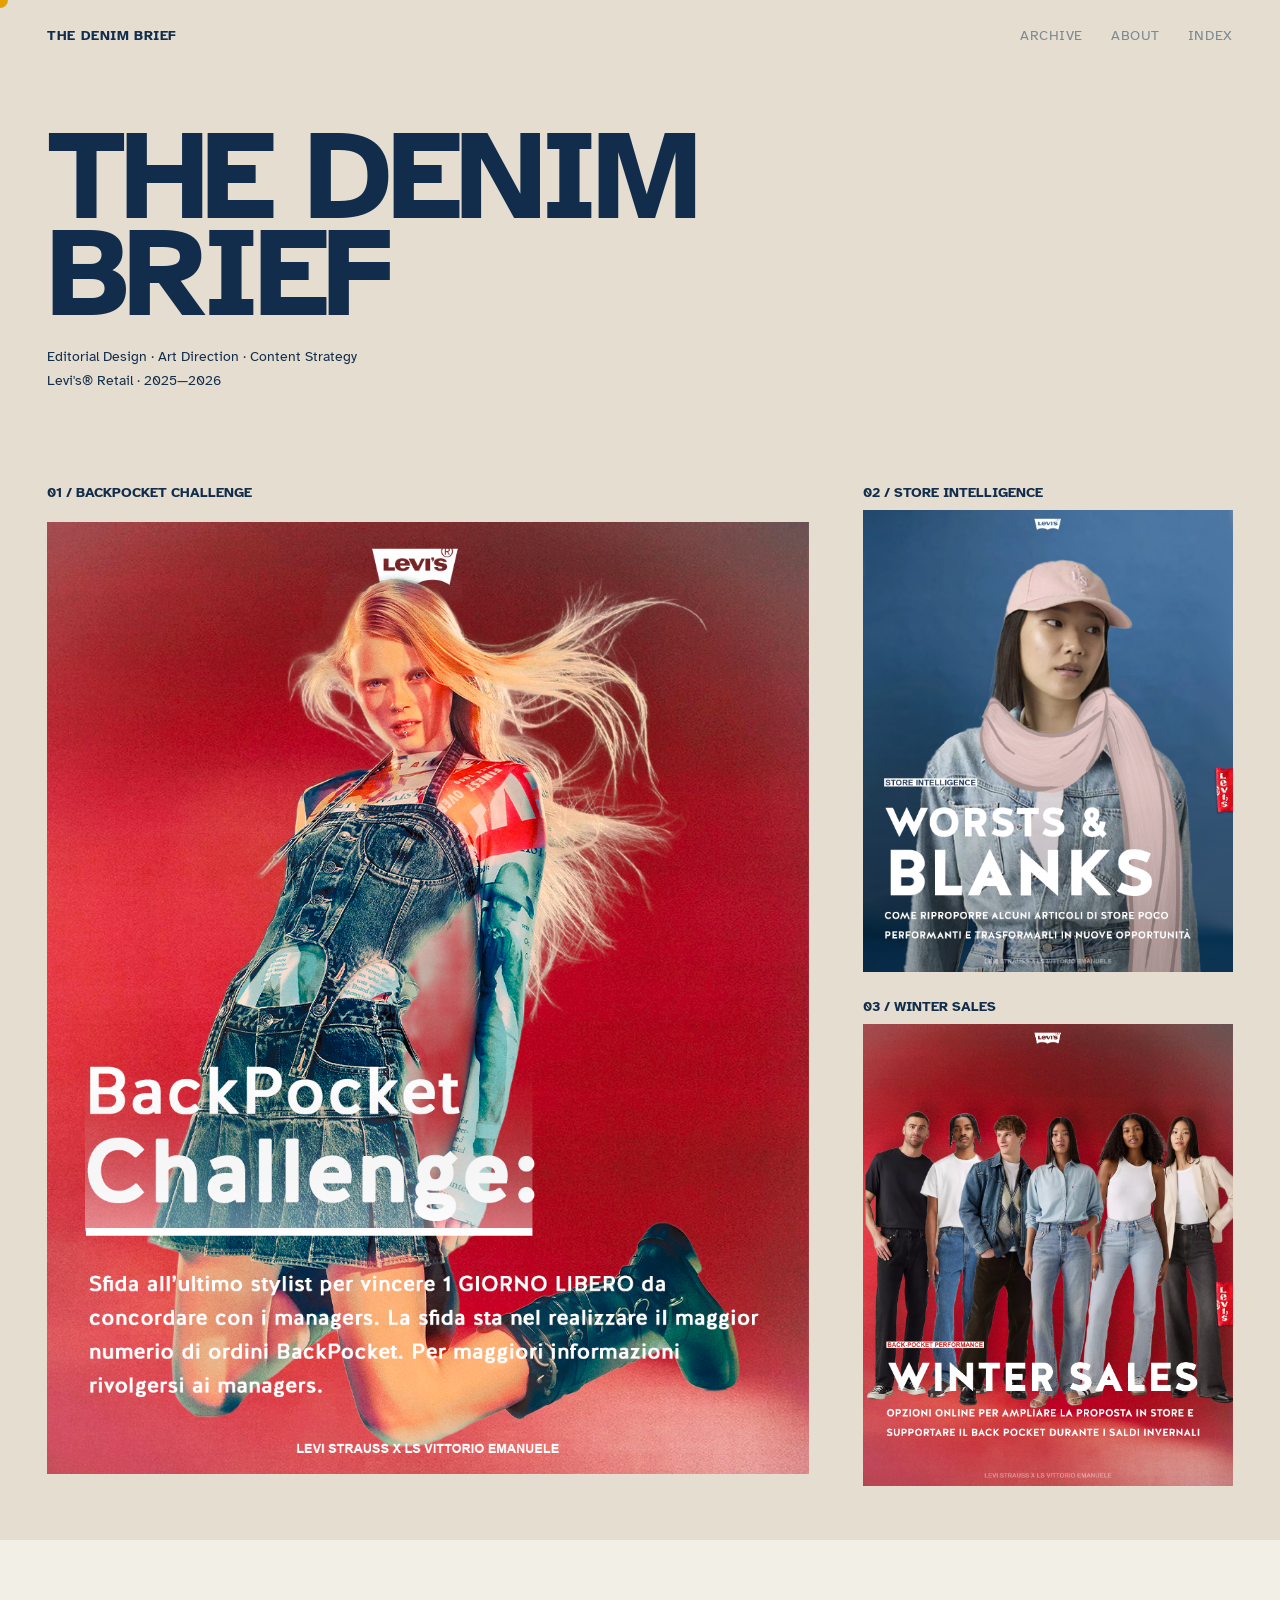
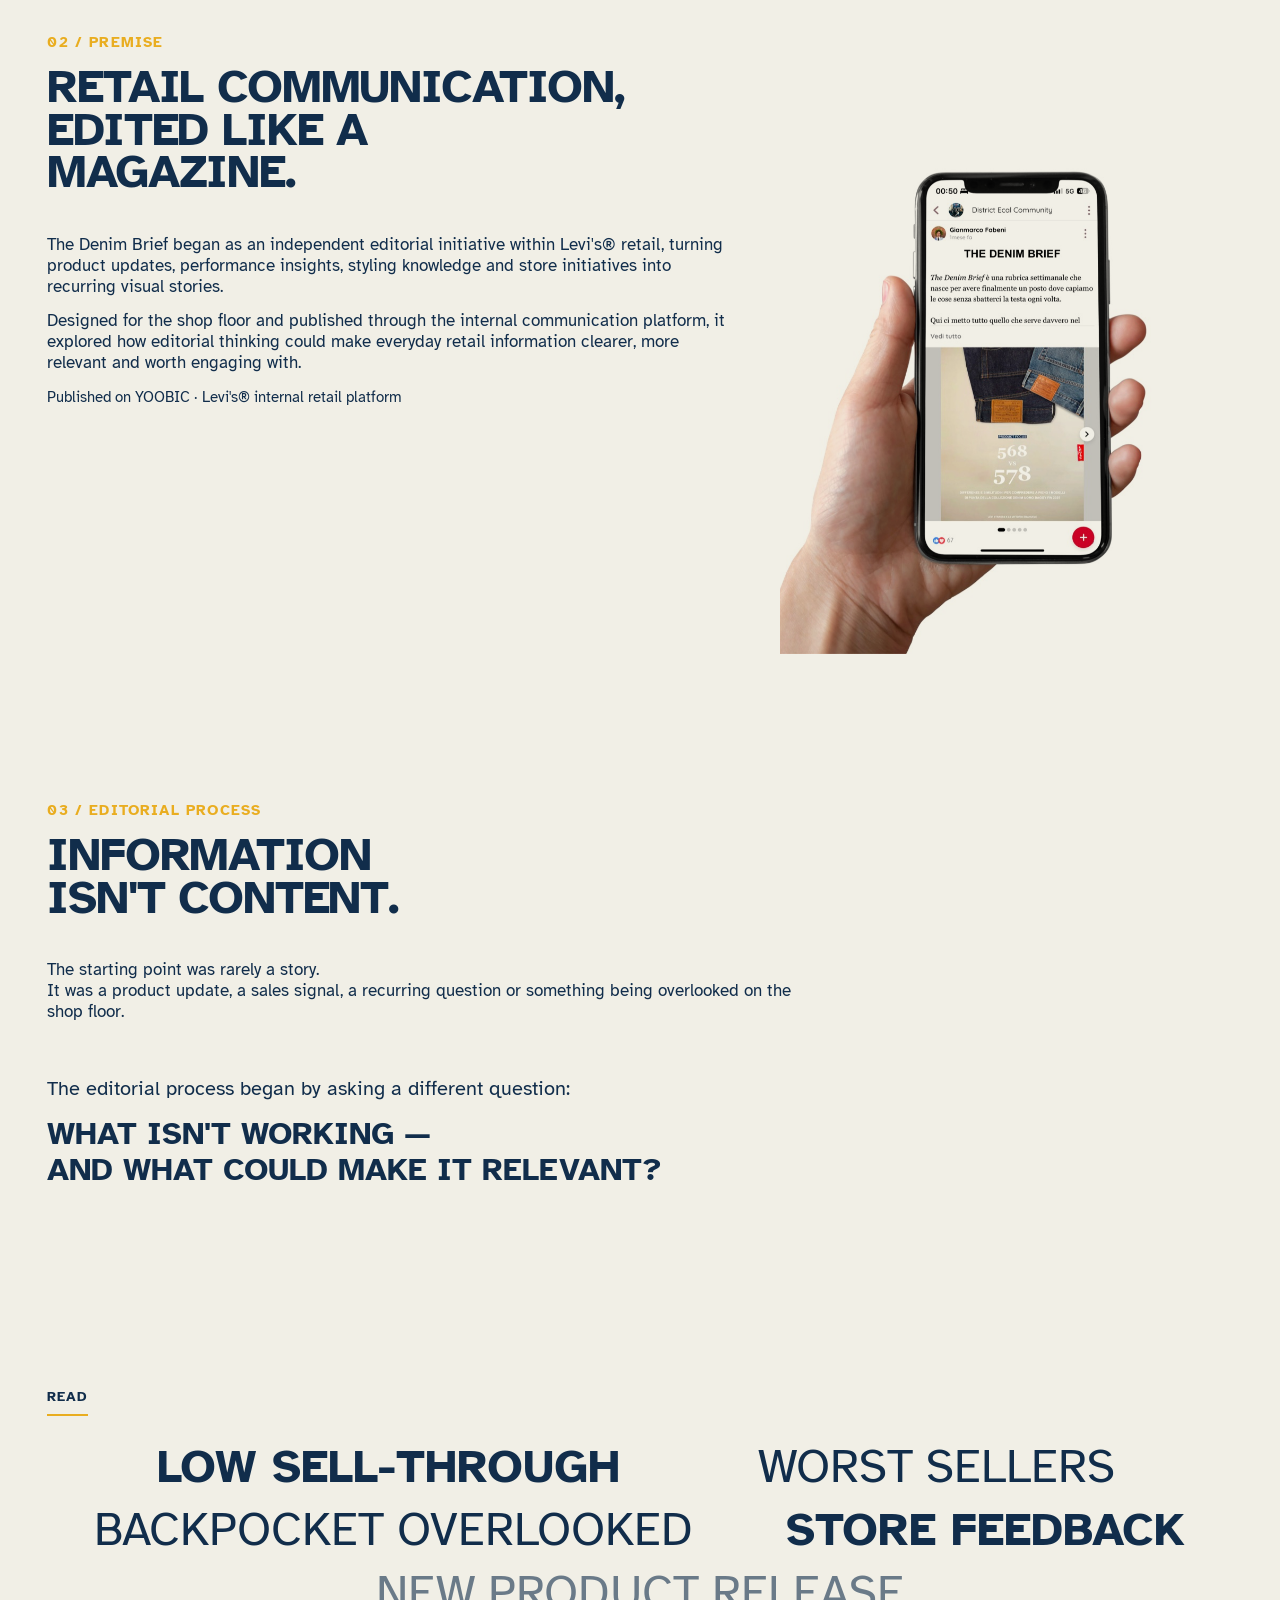
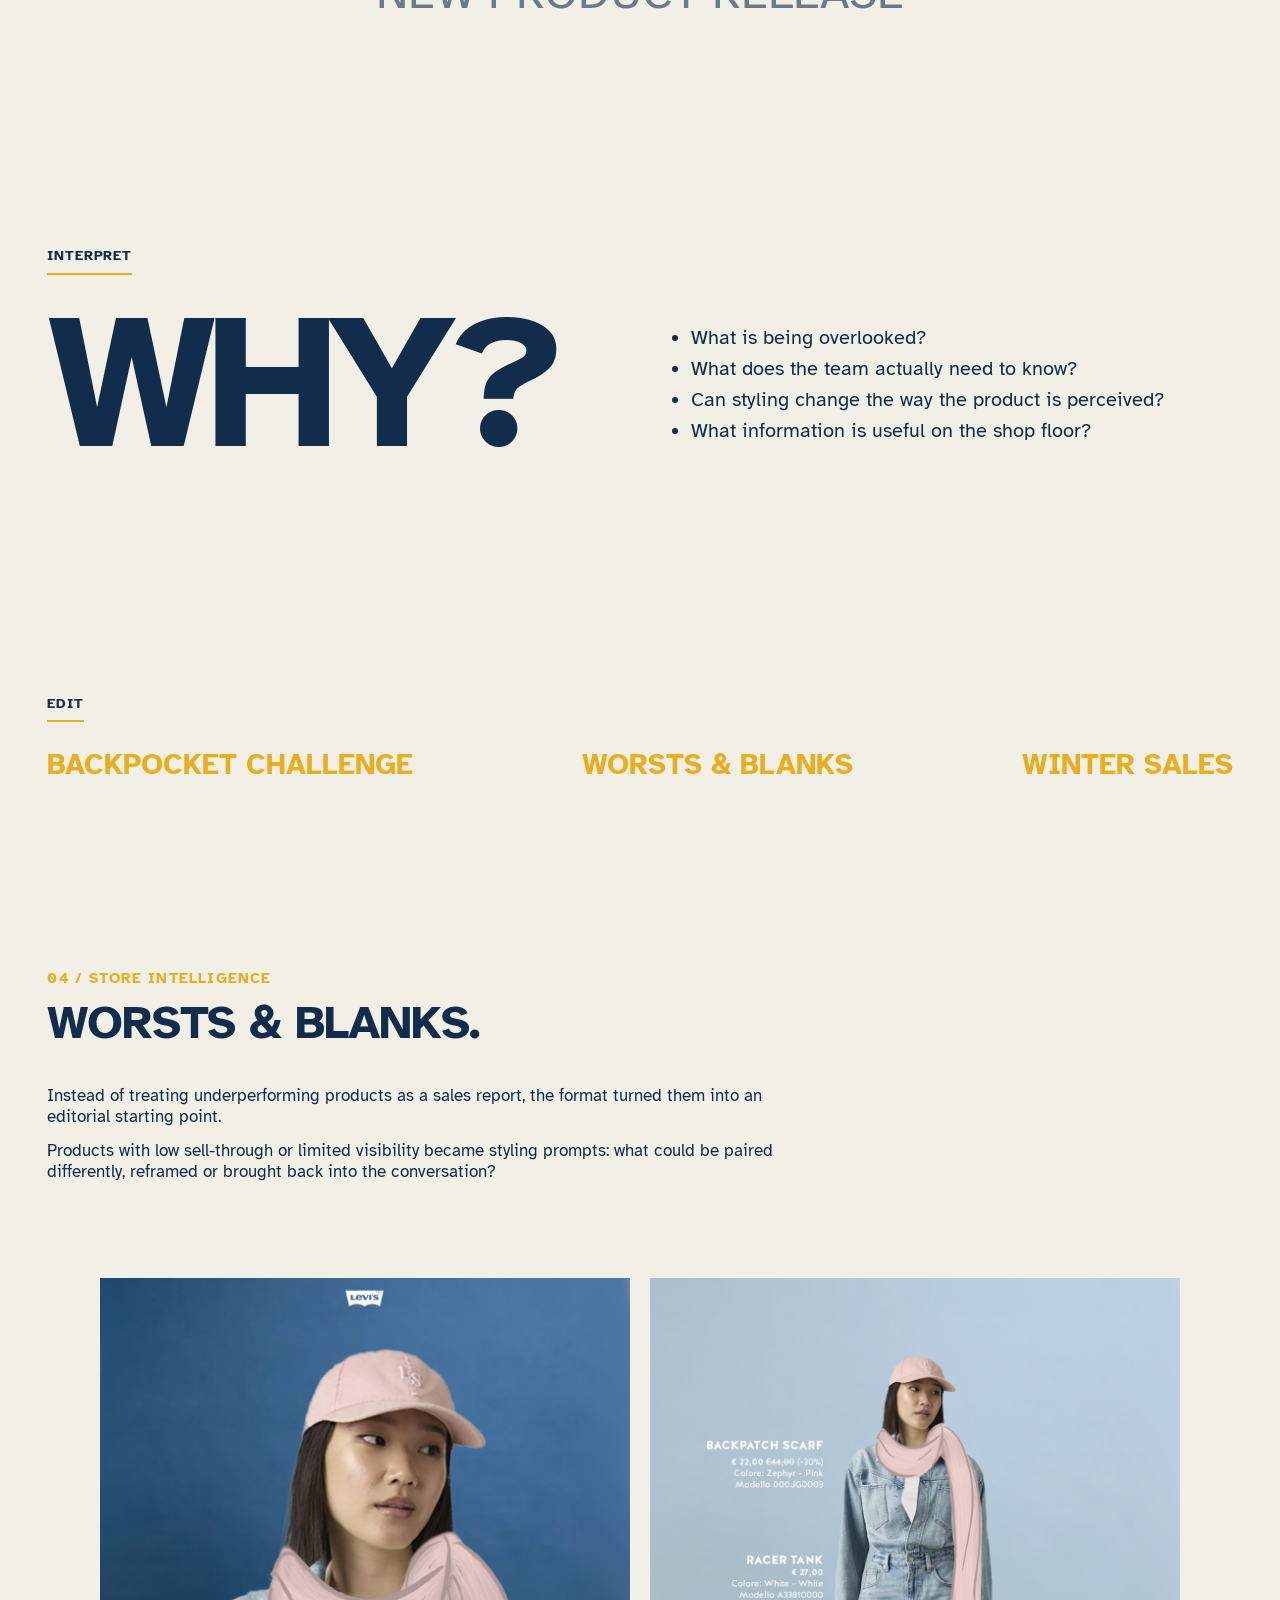
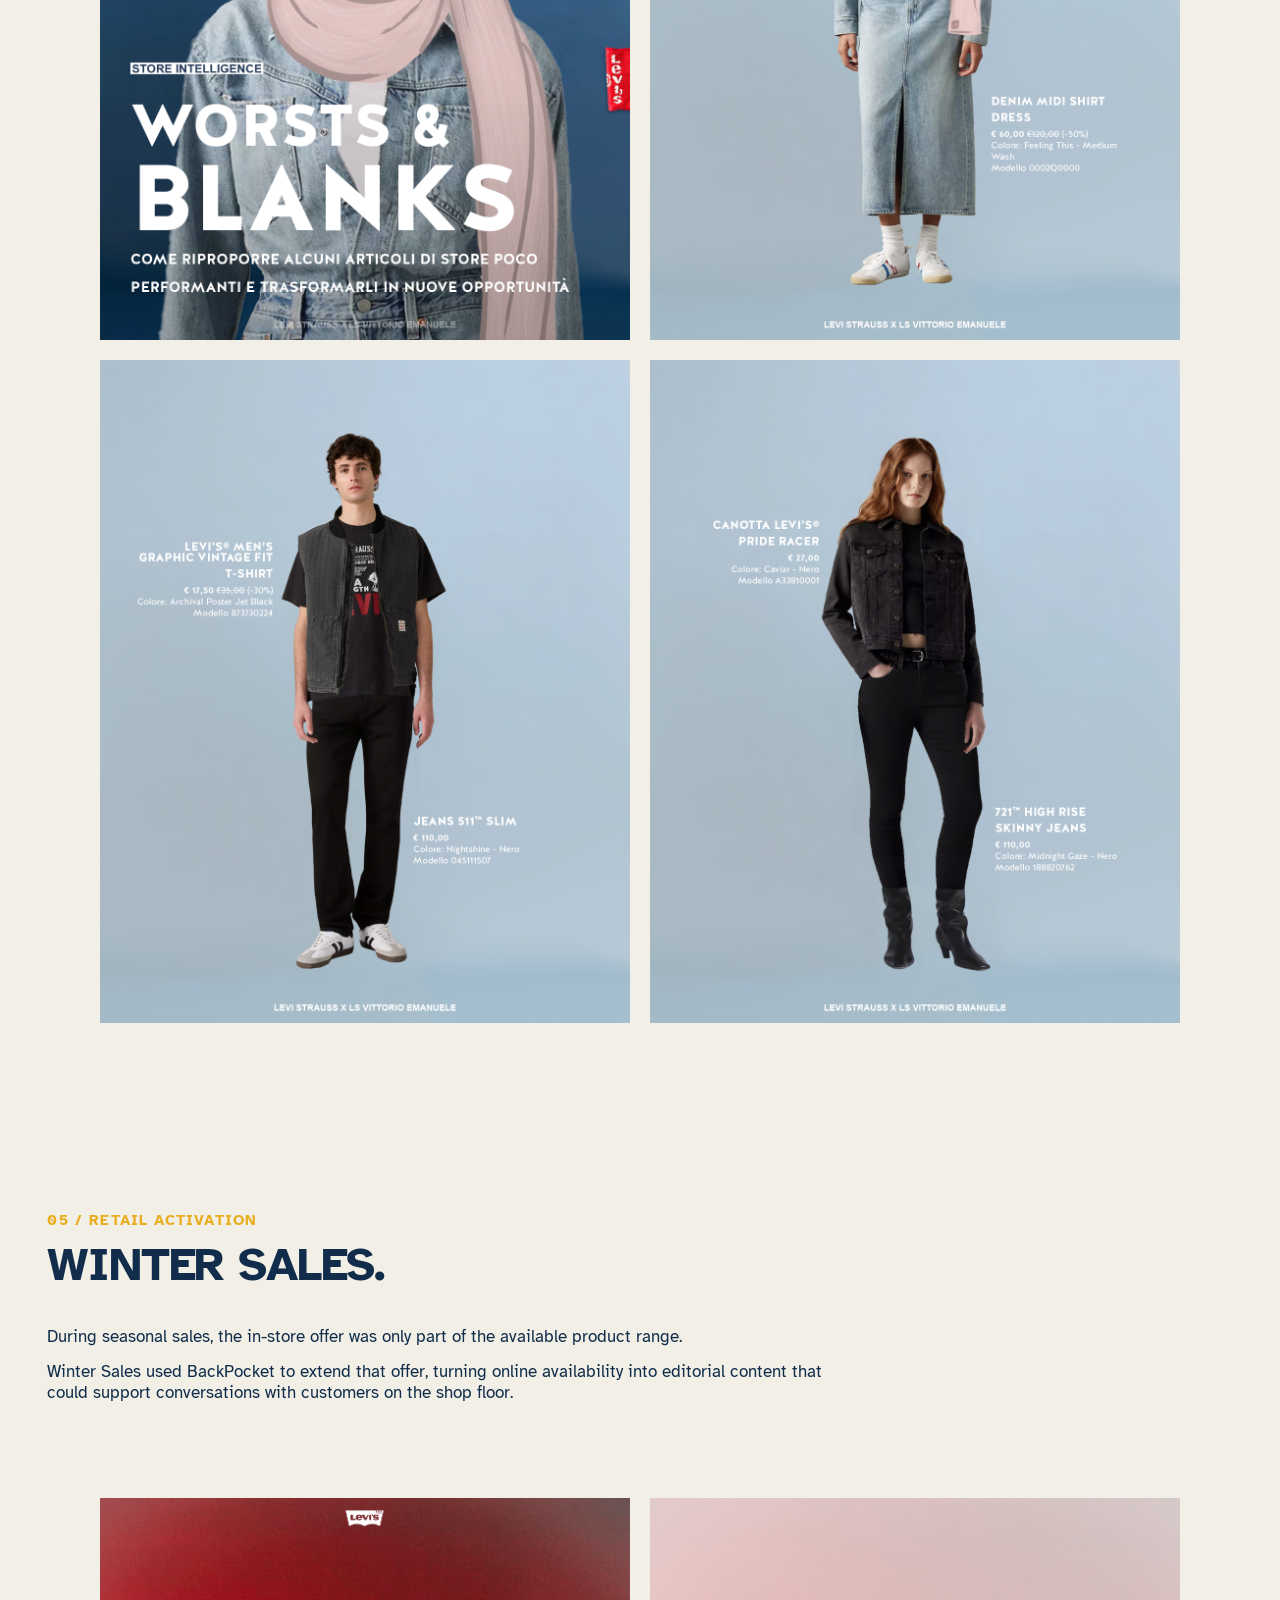
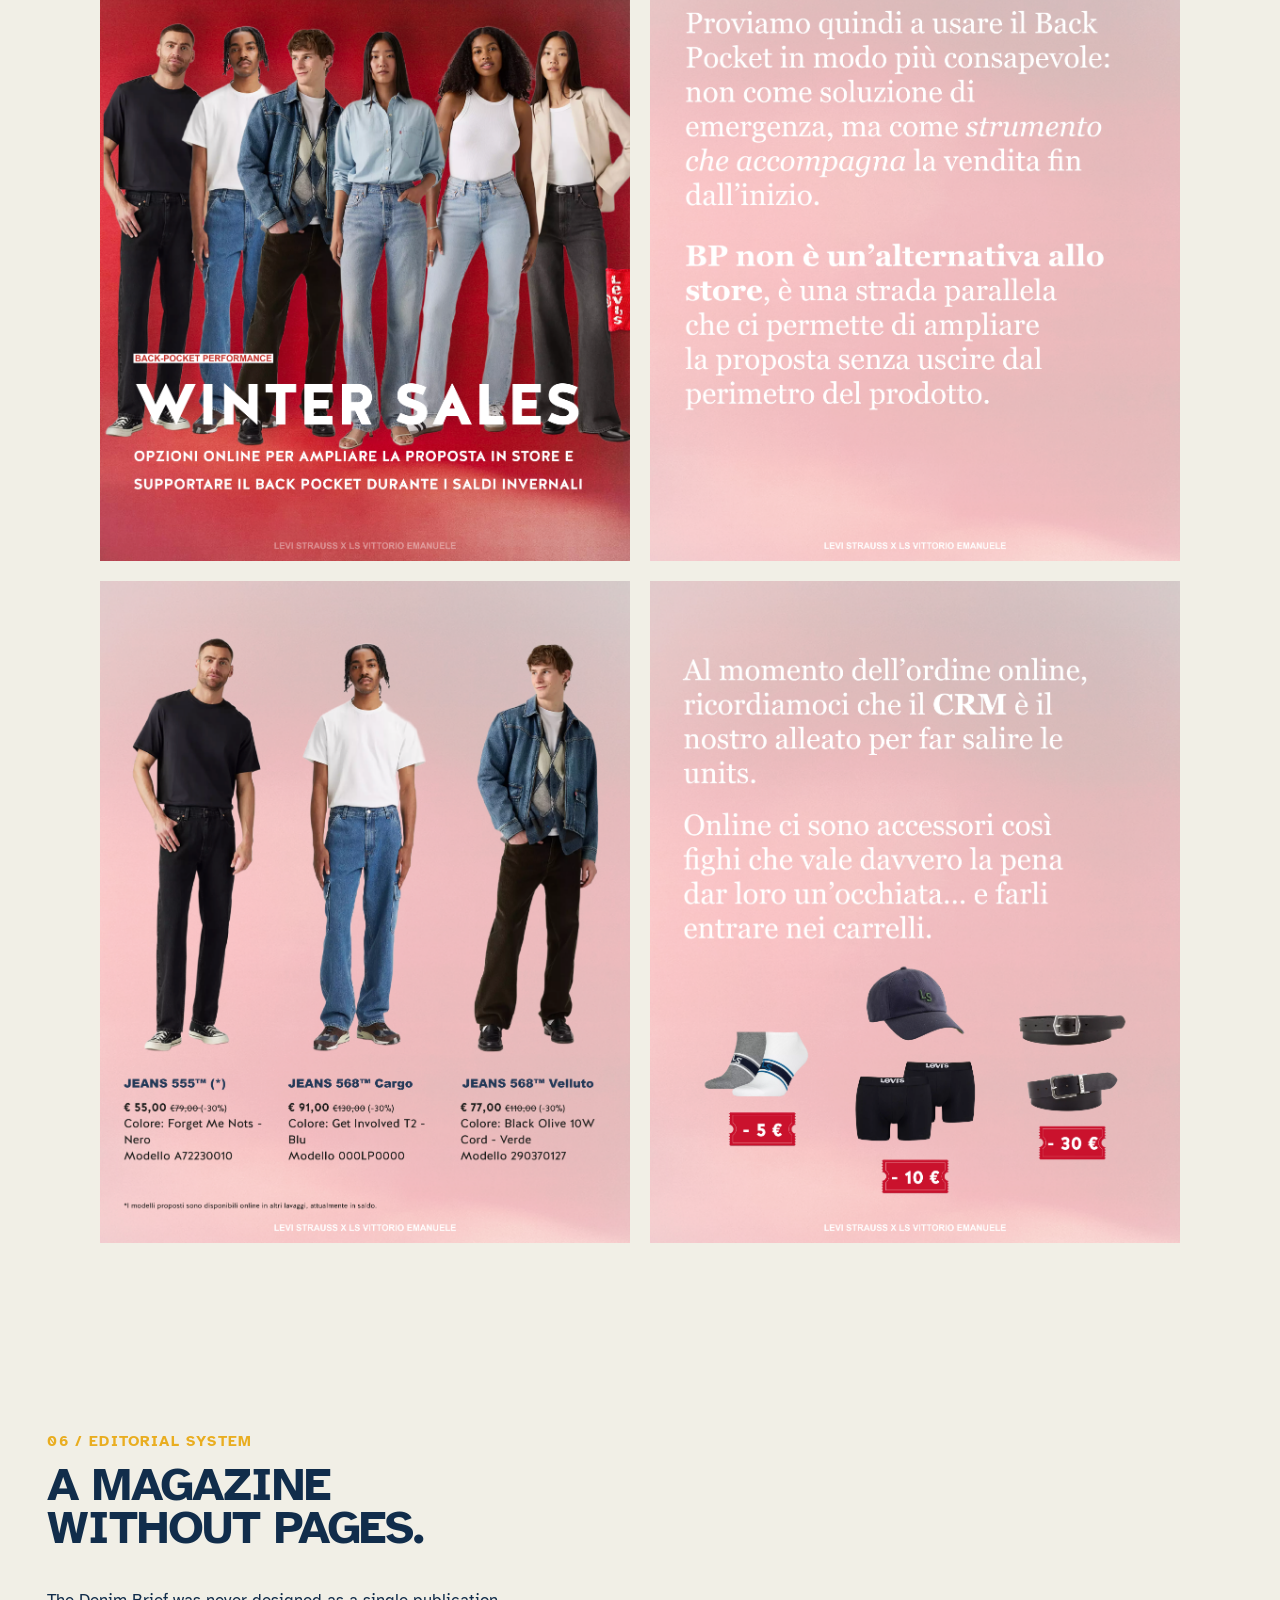
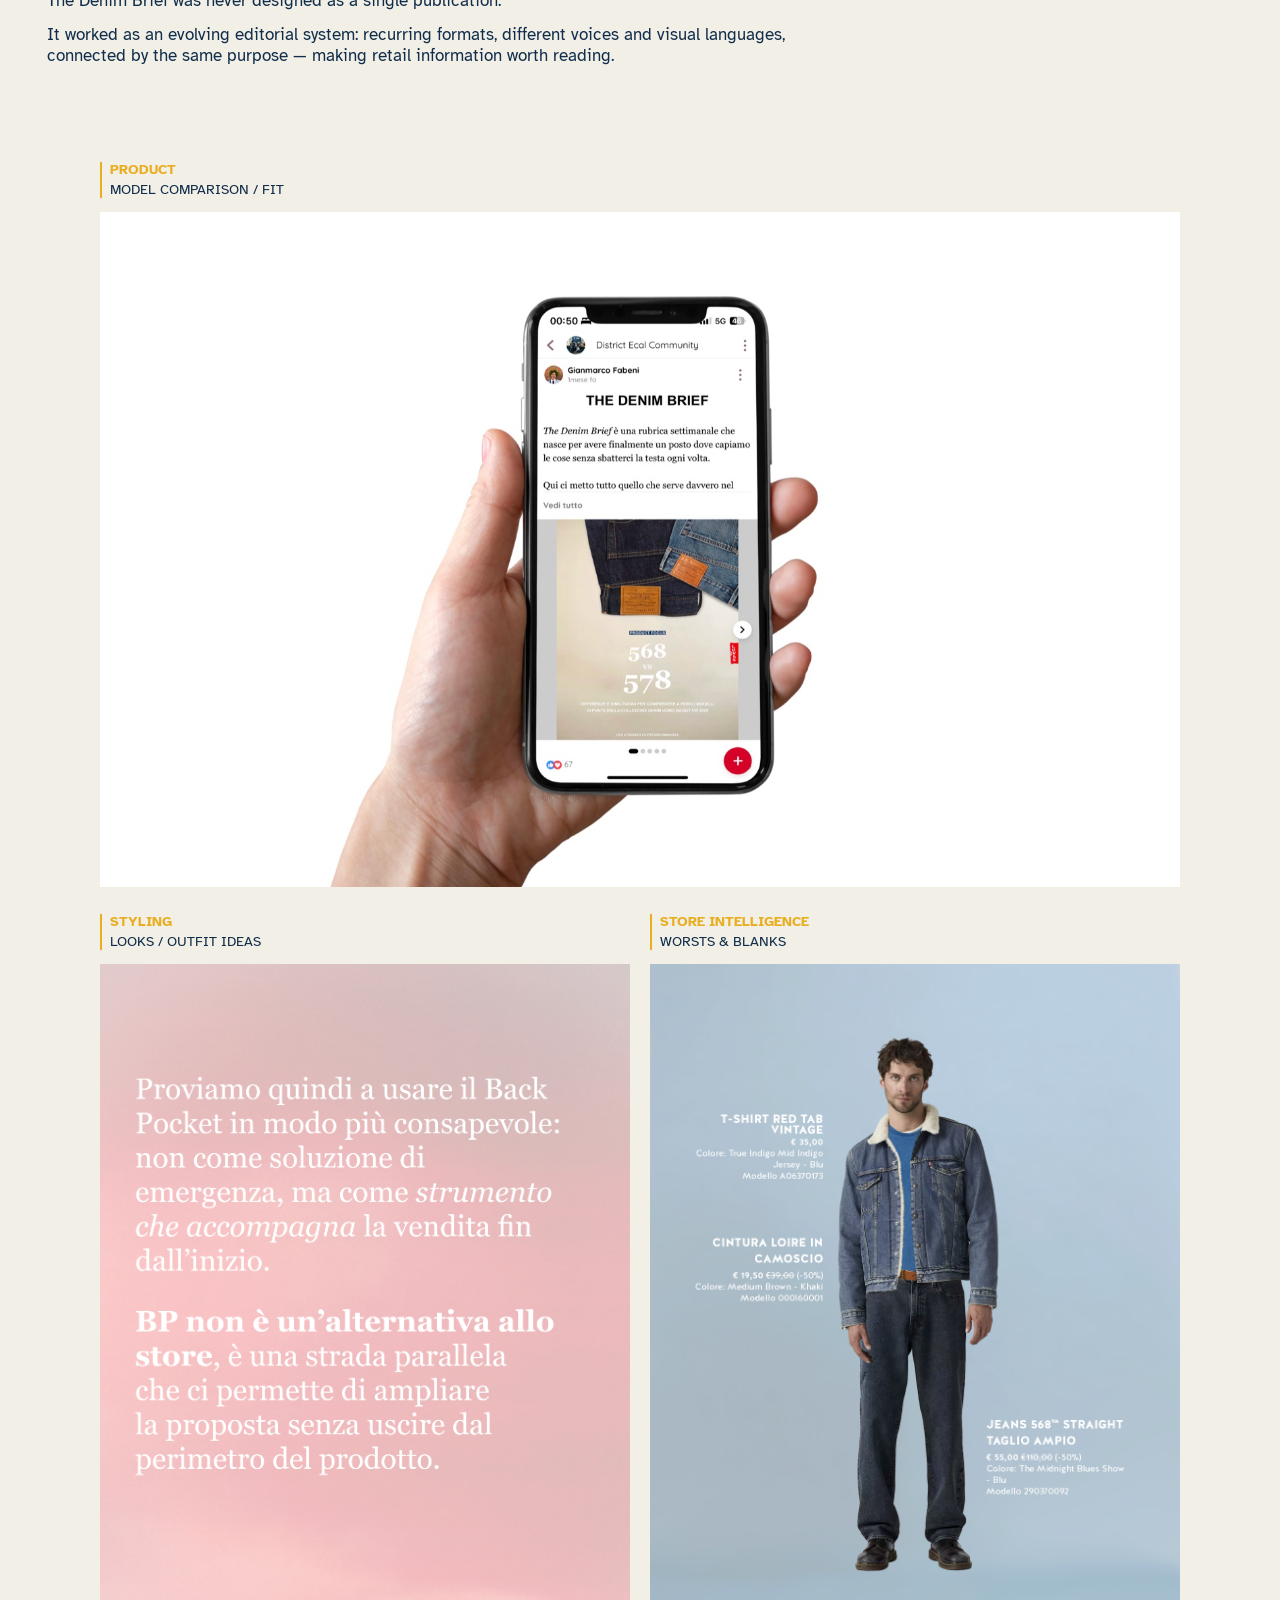
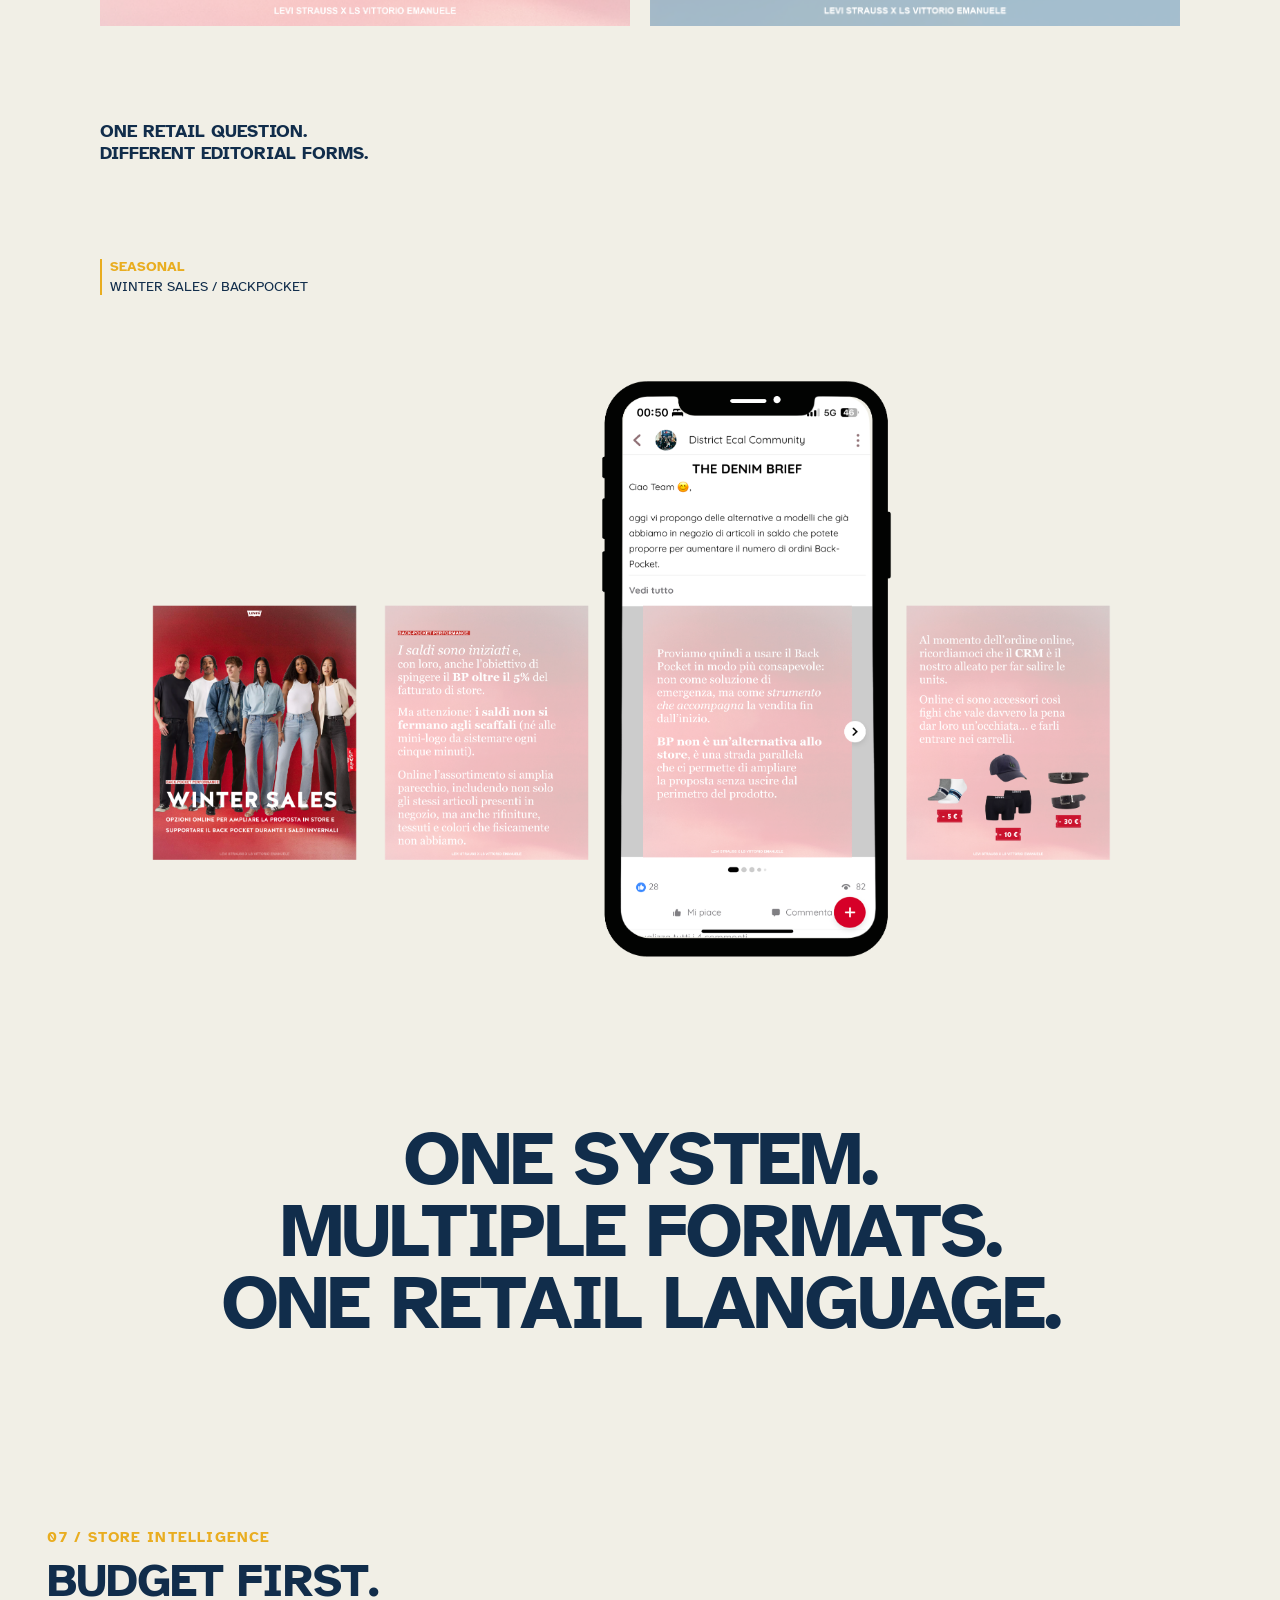
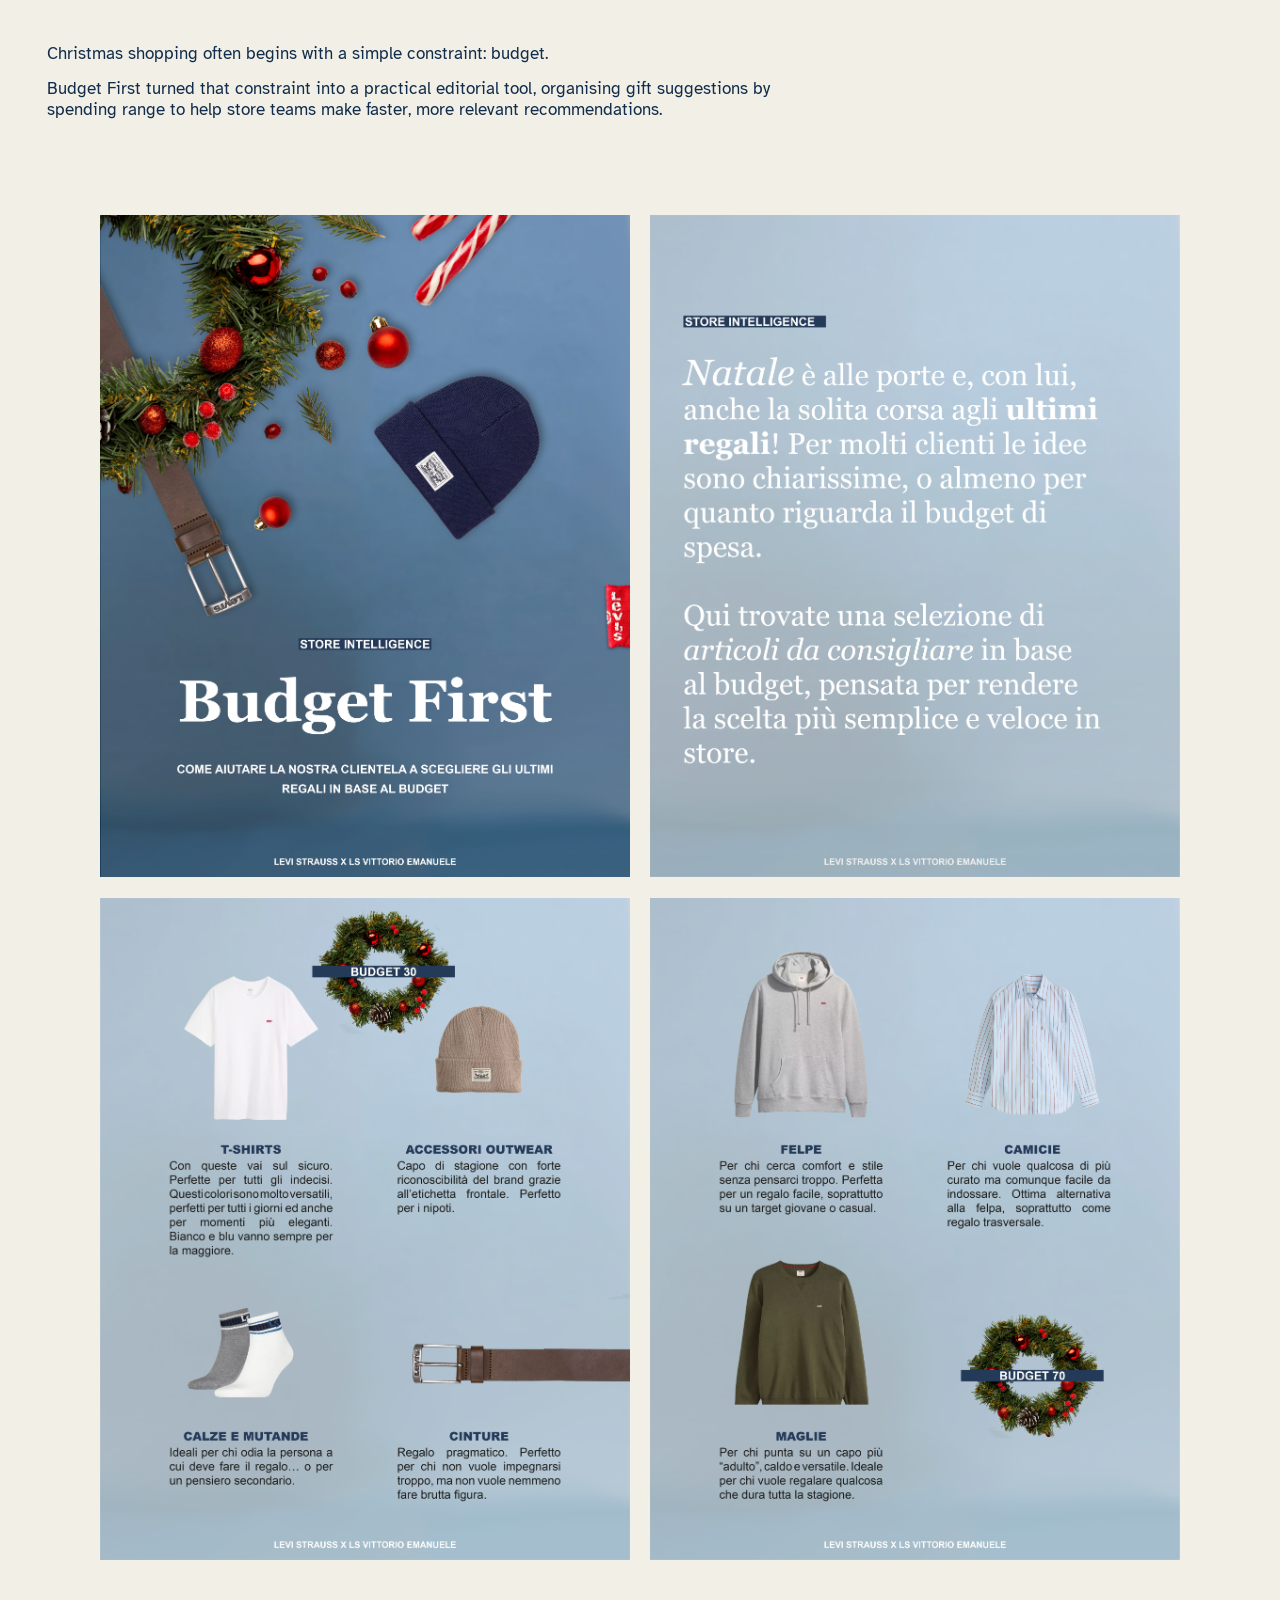
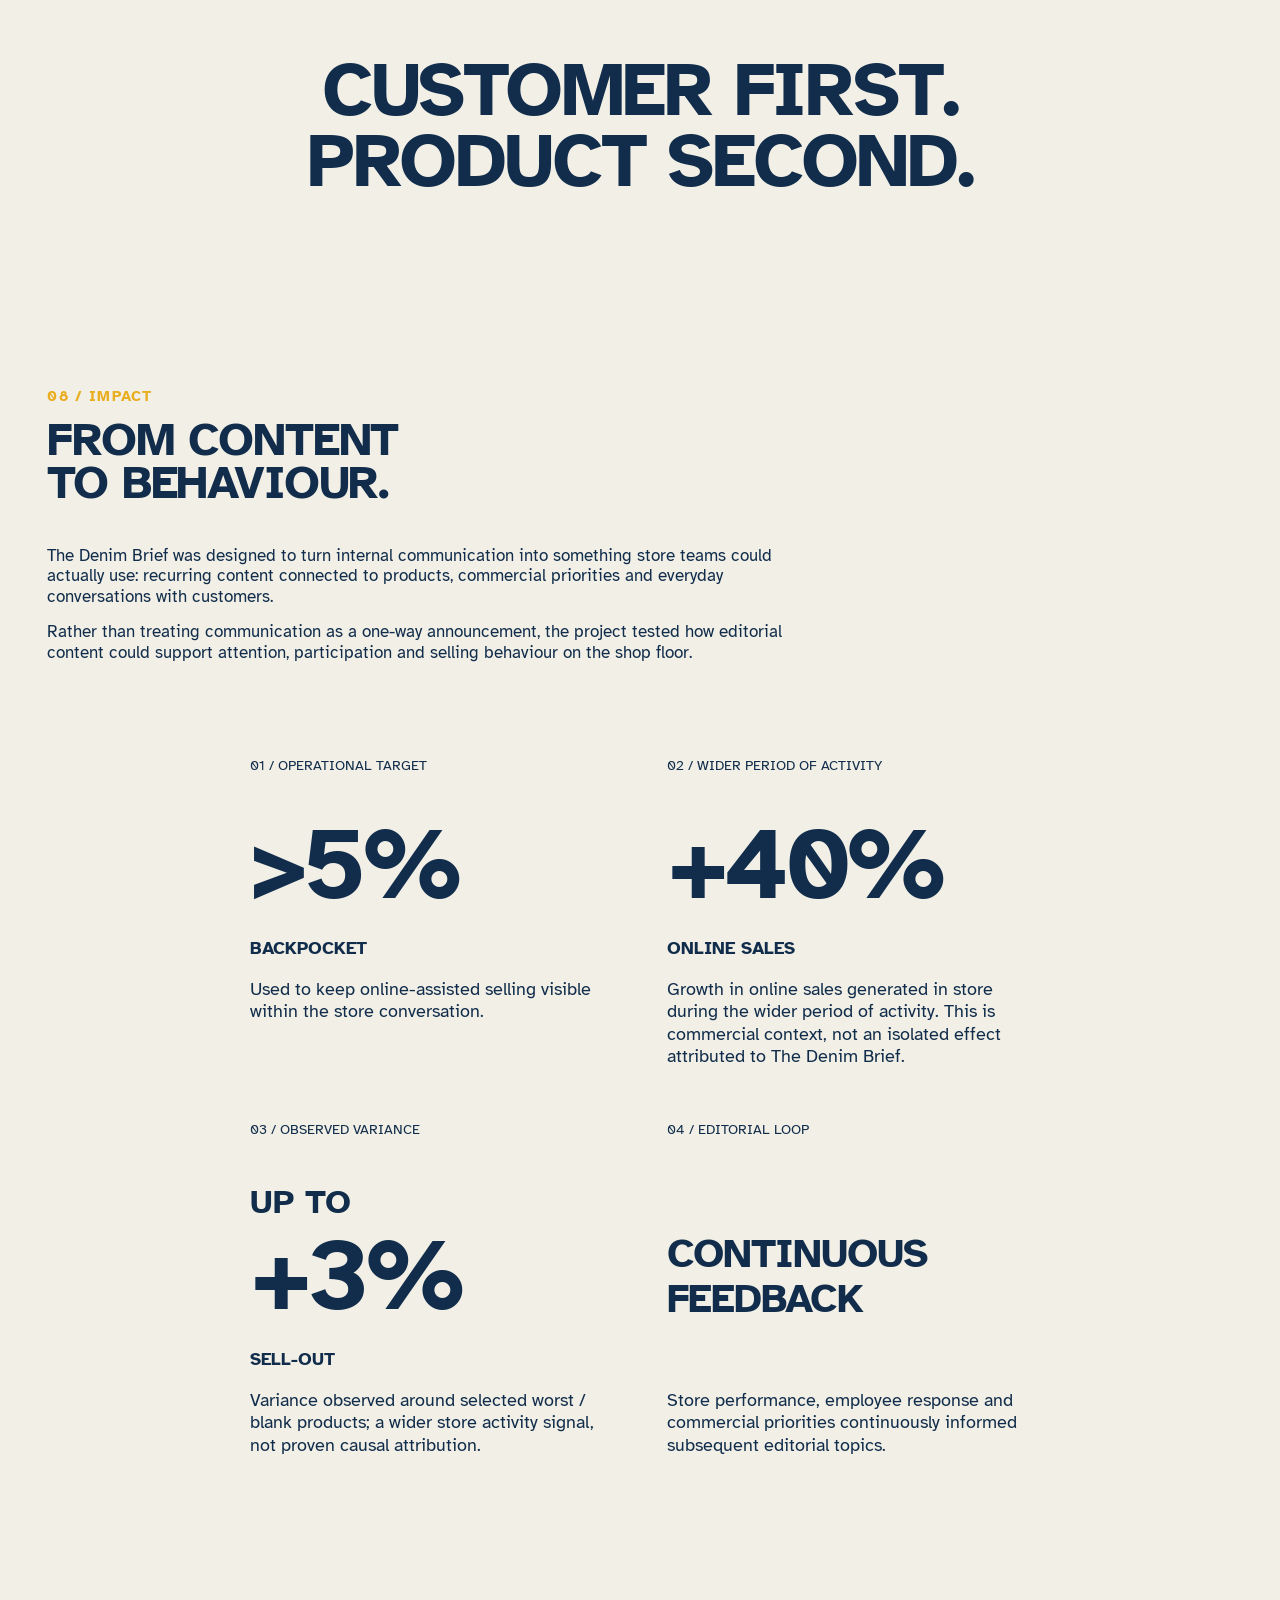
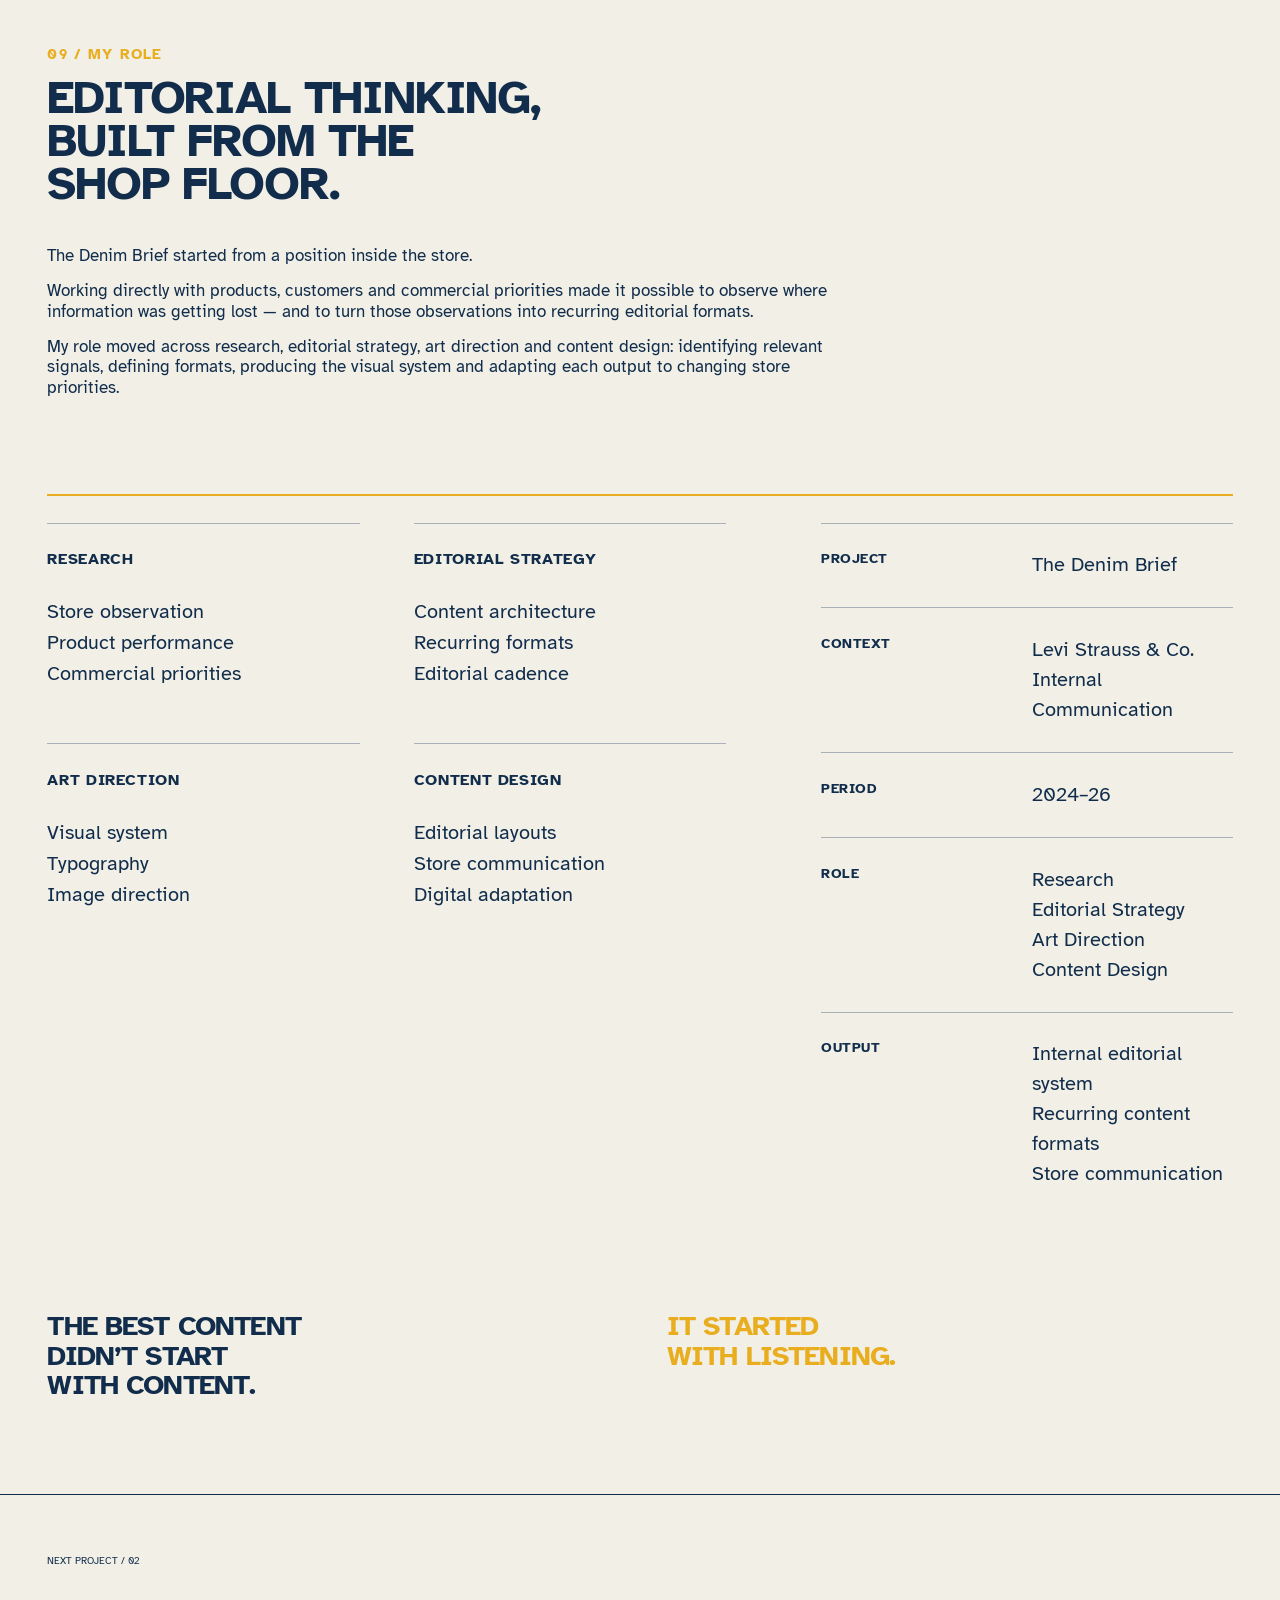
<file: denim-brief.html>
<!doctype html>
<html lang="en">
<head>
<meta charset="utf-8">
<meta name="viewport" content="width=device-width,initial-scale=1">
<title>The Denim Brief — Gianmarco Fabeni</title>
<link rel="preconnect" href="https://fonts.googleapis.com">
<link rel="preconnect" href="https://fonts.gstatic.com" crossorigin>
<link href="https://fonts.googleapis.com/css2?family=Atkinson+Hyperlegible:ital,wght@0,400;0,700;1,400&display=swap" rel="stylesheet">
<link rel="stylesheet" href="styles.css">
<link rel="stylesheet" href="project.css">
<link rel="stylesheet" href="denim-brief.css">
  <link rel="icon" type="image/svg+xml" href="data:image/svg+xml,%3Csvg%20xmlns%3D%22http%3A%2F%2Fwww.w3.org%2F2000%2Fsvg%22%20viewBox%3D%220%200%2032%2032%22%3E%3Crect%20width%3D%2232%22%20height%3D%2232%22%20fill%3D%22%23151515%22%2F%3E%3Ctext%20x%3D%2216%22%20y%3D%2222%22%20font-family%3D%22Arial%2Csans-serif%22%20font-size%3D%2218%22%20font-weight%3D%22700%22%20text-anchor%3D%22middle%22%20fill%3D%22white%22%3EGF%3C%2Ftext%3E%3C%2Fsvg%3E">
</head>
<body class="case-page denim-brief-page">
<div class="cursor" aria-hidden="true"></div>
<header class="site-header">
  <a class="page-label" href="index.html" aria-label="Back to homepage">THE DENIM BRIEF</a>
  <nav aria-label="Main navigation"><a href="archive.html">ARCHIVE</a><a href="about.html">ABOUT</a><a href="index.html">INDEX</a></nav>
</header>

<main>
<section class="case-hero denim-brief-hero" aria-label="The Denim Brief hero section">
  <div class="denim-brief-hero-grid">
    <div class="hero-title-wrap">
      <h1 class="hero-masthead" aria-label="The Denim Brief">
        <span>THE DENIM</span>
        <span>BRIEF</span>
      </h1>
      <div class="hero-meta">
        <span>Editorial Design · Art Direction · Content Strategy</span>
        <span>Levi's® Retail · 2025—2026</span>
      </div>
    </div>

    <figure class="hero-image hero-image-backpocket">
      <span class="hero-label">01 / BACKPOCKET CHALLENGE</span>
      <img src="assets/denim/hero/hero:backpocket-challenge.png" alt="BackPocket Challenge editorial cover">
    </figure>

    <div class="hero-image-side">
      <figure class="hero-image hero-image-worsts">
        <span class="hero-label">02 / STORE INTELLIGENCE</span>
        <img src="assets/denim/hero/hero:worsts-cover.png" alt="Worsts & Blanks editorial cover">
      </figure>

      <figure class="hero-image hero-image-winter">
        <span class="hero-label">03 / WINTER SALES</span>
        <img src="assets/denim/hero/hero:winter-sales-cover.png" alt="Winter Sales editorial cover">
      </figure>
    </div>
  </div>
</section>

<div class="project-sections" id="story-index">
  <section class="project-section project-section--premise" id="premise">
    <header class="section-header">
      <p class="section-label">02 / PREMISE</p>
      <h2 class="section-title">RETAIL COMMUNICATION,<br>EDITED LIKE A<br>MAGAZINE.</h2>
      <div class="section-copy">
        <p>The Denim Brief began as an independent editorial initiative within Levi's® retail, turning product updates, performance insights, styling knowledge and store initiatives into recurring visual stories.</p>
        <p>Designed for the shop floor and published through the internal communication platform, it explored how editorial thinking could make everyday retail information clearer, more relevant and worth engaging with.</p>
        <p class="section-note">Published on YOOBIC · Levi's® internal retail platform</p>
      </div>
    </header>

    <div class="premise-media">
      <figure class="media-item media-transition">
        <a href="assets/denim/yoobic/yoobic:yoobic-worsts.png" aria-label="View the original YOOBIC post"><img src="assets/denim/product-focus-mockup.jpg" alt="YOOBIC post from The Denim Brief shown on a phone"></a>
      </figure>
    </div>
  </section>

  <section class="project-section" id="editorial-process">
    <header class="section-header">
      <p class="section-label">03 / EDITORIAL PROCESS</p>
      <h2 class="section-title">INFORMATION<br>ISN'T CONTENT.</h2>
      <div class="section-copy">
        <p>The starting point was rarely a story.<br>It was a product update, a sales signal, a recurring question or something being overlooked on the shop floor.</p>
      </div>
    </header>

    <div class="process-question">
      <p>The editorial process began by asking a different question:</p>
      <h3>WHAT ISN'T WORKING —<br>AND WHAT COULD MAKE IT RELEVANT?</h3>
    </div>

    <div class="process-sequence">
      <section class="process-stage">
        <h3 class="process-label">READ</h3>
        <div class="process-fragments" aria-label="Raw information fragments">
          <span>LOW SELL-THROUGH</span>
          <span>BACKPOCKET OVERLOOKED</span>
          <span>WORST SELLERS</span>
          <span>NEW PRODUCT RELEASE</span>
          <span>STORE FEEDBACK</span>
        </div>
      </section>

      <section class="process-stage">
        <h3 class="process-label">INTERPRET</h3>
        <div class="process-interpretation">
          <h4>WHY?</h4>
          <ul>
            <li>What is being overlooked?</li>
            <li>What does the team actually need to know?</li>
            <li>Can styling change the way the product is perceived?</li>
            <li>What information is useful on the shop floor?</li>
          </ul>
        </div>
      </section>

      <section class="process-stage">
        <h3 class="process-label">EDIT</h3>
        <div class="process-index">
          <span>BACKPOCKET CHALLENGE</span>
          <span>WORSTS &amp; BLANKS</span>
          <span>WINTER SALES</span>
        </div>
      </section>
    </div>
  </section>

  <section class="project-section" id="worsts-blanks">
    <header class="section-header">
      <p class="section-label">04 / STORE INTELLIGENCE</p>
      <h2 class="section-title">WORSTS &amp; BLANKS.</h2>
      <div class="section-copy">
        <p>Instead of treating underperforming products as a sales report, the format turned them into an editorial starting point.</p>
        <p>Products with low sell-through or limited visibility became styling prompts: what could be paired differently, reframed or brought back into the conversation?</p>
      </div>
    </header>

    <div class="media-grid-4">
      <figure class="media-item"><img src="assets/denim/worst/worsts-cover.png" alt="Worsts & Blanks editorial cover"></figure>
      <figure class="media-item"><img src="assets/denim/worst/worsts-editorial-01.png" alt="Worsts & Blanks editorial page 1"></figure>
      <figure class="media-item"><img src="assets/denim/worst/worsts-editorial-03.png" alt="Worsts & Blanks editorial page 3"></figure>
      <figure class="media-item"><img src="assets/denim/worst/worsts-editorial-04.png" alt="Worsts & Blanks editorial page 4"></figure>
    </div>
  </section>

  <section class="project-section" id="winter-sales">
    <header class="section-header">
      <p class="section-label">05 / RETAIL ACTIVATION</p>
      <h2 class="section-title">WINTER SALES.</h2>
      <div class="section-copy">
        <p>During seasonal sales, the in-store offer was only part of the available product range.</p>
        <p>Winter Sales used BackPocket to extend that offer, turning online availability into editorial content that could support conversations with customers on the shop floor.</p>
      </div>
    </header>

    <div class="media-grid-4">
      <figure class="media-item"><img src="assets/denim/winter-sales/winter-sales-cover.png" alt="Winter Sales campaign cover with a seasonal product lineup"></figure>
      <figure class="media-item"><img src="assets/denim/winter-sales/winter-sales-page-01.png" alt="Winter Sales product edit, page 1"></figure>
      <figure class="media-item"><img src="assets/denim/winter-sales/winter-sales-page-02.png" alt="Winter Sales product edit, page 2"></figure>
      <figure class="media-item"><img src="assets/denim/winter-sales/winter-sales-page-03.png" alt="Winter Sales product edit, page 3"></figure>
    </div>
  </section>

  <section class="project-section" id="editorial-system">
    <header class="section-header">
      <p class="section-label">06 / EDITORIAL SYSTEM</p>
      <h2 class="section-title">A MAGAZINE<br>WITHOUT PAGES.</h2>
      <div class="section-copy">
        <p>The Denim Brief was never designed as a single publication.</p>
        <p>It worked as an evolving editorial system: recurring formats, different voices and visual languages, connected by the same purpose — making retail information worth reading.</p>
      </div>
    </header>

    <div class="editorial-media">
      <figure class="media-item media-captioned">
        <figcaption><span>PRODUCT</span><span>MODEL COMPARISON / FIT</span></figcaption>
        <img src="assets/denim/product-focus-mockup.jpg" alt="Product Focus post comparing BackPocket fits 568 and 578 in the retail feed">
      </figure>
      <figure class="media-item media-captioned">
        <figcaption><span>STYLING</span><span>LOOKS / OUTFIT IDEAS</span></figcaption>
        <img src="assets/denim/winter-sales/winter-sales-page-01.png" alt="Winter Sales editorial page presenting coordinated denim looks">
      </figure>
      <figure class="media-item media-captioned">
        <figcaption><span>STORE INTELLIGENCE</span><span>WORSTS &amp; BLANKS</span></figcaption>
        <img src="assets/denim/worst/worsts-editorial-02.png" alt="Worsts & Blanks editorial page reframing an overlooked denim outfit">
      </figure>
    </div>
    <p class="editorial-caption">ONE RETAIL QUESTION.<br>DIFFERENT EDITORIAL FORMS.</p>

    <div class="media-full editorial-system-carousel">
      <figure class="media-item media-captioned">
        <figcaption><span>SEASONAL</span><span>WINTER SALES / BACKPOCKET</span></figcaption>
        <img src="assets/denim/winter-sales-carousel.png" alt="Winter Sales BackPocket carousel, from campaign cover to product advice and accessories">
      </figure>
    </div>

    <p class="project-statement project-statement--system">ONE SYSTEM.<br>MULTIPLE FORMATS.<br>ONE RETAIL LANGUAGE.</p>
  </section>

  <section class="project-section" id="budget-first">
    <header class="section-header">
      <p class="section-label">07 / STORE INTELLIGENCE</p>
      <h2 class="section-title">BUDGET FIRST.</h2>
      <div class="section-copy">
        <p>Christmas shopping often begins with a simple constraint: budget.</p>
        <p>Budget First turned that constraint into a practical editorial tool, organising gift suggestions by spending range to help store teams make faster, more relevant recommendations.</p>
      </div>
    </header>

    <div class="media-grid-4">
      <figure class="media-item"><img src="assets/denim/budget-first/budget-first-cover.png" alt="Budget First Christmas gift guide cover"></figure>
      <figure class="media-item"><img src="assets/denim/budget-first/budget-first-intro.png" alt="Budget First editorial introduction page"></figure>
      <figure class="media-item"><img src="assets/denim/budget-first/budget-first-30.png" alt="Budget First gift suggestions under 30"></figure>
      <figure class="media-item"><img src="assets/denim/budget-first/budget-first-70.png" alt="Budget First gift suggestions under 70"></figure>
    </div>
    <p class="project-statement project-statement--support">CUSTOMER FIRST.<br>PRODUCT SECOND.</p>
  </section>

  <section class="project-section" id="impact">
    <header class="section-header">
      <p class="section-label">08 / IMPACT</p>
      <h2 class="section-title">FROM CONTENT<br>TO BEHAVIOUR.</h2>
      <div class="section-copy">
        <p>The Denim Brief was designed to turn internal communication into something store teams could actually use: recurring content connected to products, commercial priorities and everyday conversations with customers.</p>
        <p>Rather than treating communication as a one-way announcement, the project tested how editorial content could support attention, participation and selling behaviour on the shop floor.</p>
      </div>
    </header>

    <div class="impact-grid">
      <section class="impact-item">
        <span class="impact-index">01 / OPERATIONAL TARGET</span>
        <h3>&gt;5%</h3>
        <h4>BACKPOCKET</h4>
        <p>Used to keep online-assisted selling visible within the store conversation.</p>
      </section>
      <section class="impact-item">
        <span class="impact-index">02 / WIDER PERIOD OF ACTIVITY</span>
        <h3>+40%</h3>
        <h4>ONLINE SALES</h4>
        <p>Growth in online sales generated in store during the wider period of activity. This is commercial context, not an isolated effect attributed to The Denim Brief.</p>
      </section>
      <section class="impact-item">
        <span class="impact-index">03 / OBSERVED VARIANCE</span>
        <h3><span>UP TO</span> +3%</h3>
        <h4>SELL-OUT</h4>
        <p>Variance observed around selected worst / blank products; a wider store activity signal, not proven causal attribution.</p>
      </section>
      <section class="impact-item">
        <span class="impact-index">04 / EDITORIAL LOOP</span>
        <h3>CONTINUOUS<br>FEEDBACK</h3>
        <p>Store performance, employee response and commercial priorities continuously informed subsequent editorial topics.</p>
      </section>
    </div>
  </section>

  <section class="project-section" id="my-role">
    <header class="section-header">
      <p class="section-label">09 / MY ROLE</p>
      <h2 class="section-title">EDITORIAL THINKING,<br>BUILT FROM THE<br>SHOP FLOOR.</h2>
      <div class="section-copy">
        <p>The Denim Brief started from a position inside the store.</p>
        <p>Working directly with products, customers and commercial priorities made it possible to observe where information was getting lost — and to turn those observations into recurring editorial formats.</p>
        <p>My role moved across research, editorial strategy, art direction and content design: identifying relevant signals, defining formats, producing the visual system and adapting each output to changing store priorities.</p>
      </div>
    </header>

    <div class="role-credits">
      <div class="role-index" aria-label="Areas of work">
        <section>
          <h3>RESEARCH</h3>
          <p>Store observation<br>Product performance<br>Commercial priorities</p>
        </section>
        <section>
          <h3>EDITORIAL STRATEGY</h3>
          <p>Content architecture<br>Recurring formats<br>Editorial cadence</p>
        </section>
        <section>
          <h3>ART DIRECTION</h3>
          <p>Visual system<br>Typography<br>Image direction</p>
        </section>
        <section>
          <h3>CONTENT DESIGN</h3>
          <p>Editorial layouts<br>Store communication<br>Digital adaptation</p>
        </section>
      </div>

      <dl class="project-details">
        <div><dt>PROJECT</dt><dd>The Denim Brief</dd></div>
        <div><dt>CONTEXT</dt><dd>Levi Strauss &amp; Co.<br>Internal Communication</dd></div>
        <div><dt>PERIOD</dt><dd>2024–26</dd></div>
        <div><dt>ROLE</dt><dd>Research<br>Editorial Strategy<br>Art Direction<br>Content Design</dd></div>
        <div><dt>OUTPUT</dt><dd>Internal editorial system<br>Recurring content formats<br>Store communication</dd></div>
      </dl>
    </div>

    <div class="project-statement project-statement--final">
      <p>THE BEST CONTENT<br>DIDN’T START<br>WITH CONTENT.</p>
      <p>IT STARTED<br>WITH LISTENING.</p>
    </div>
  </section>
</div>

<a class="next-project project-next" href="from-textile-to-page.html">
  <span>NEXT PROJECT / 02</span>
  <strong>FROM TEXTILE<br>TO PAGE →</strong>
</a>
</main>
<footer><span>GIANMARCO FABENI © 2026</span></footer>
<script src="script.js"></script>
<script src="denim-brief.js"></script>
<script>
  if (new URLSearchParams(window.location.search).get('editor') === '1') {
    const editorStyles = document.createElement('link');
    editorStyles.rel = 'stylesheet';
    editorStyles.href = 'design-editor.css';
    document.head.appendChild(editorStyles);

    const editorConfig = document.createElement('script');
    editorConfig.src = 'editor-config.js';
    editorConfig.onload = () => {
      const editorScript = document.createElement('script');
      editorScript.src = 'design-editor.js';
      document.body.appendChild(editorScript);
    };
    document.body.appendChild(editorConfig);
  }
</script>
</body></html>
</file>
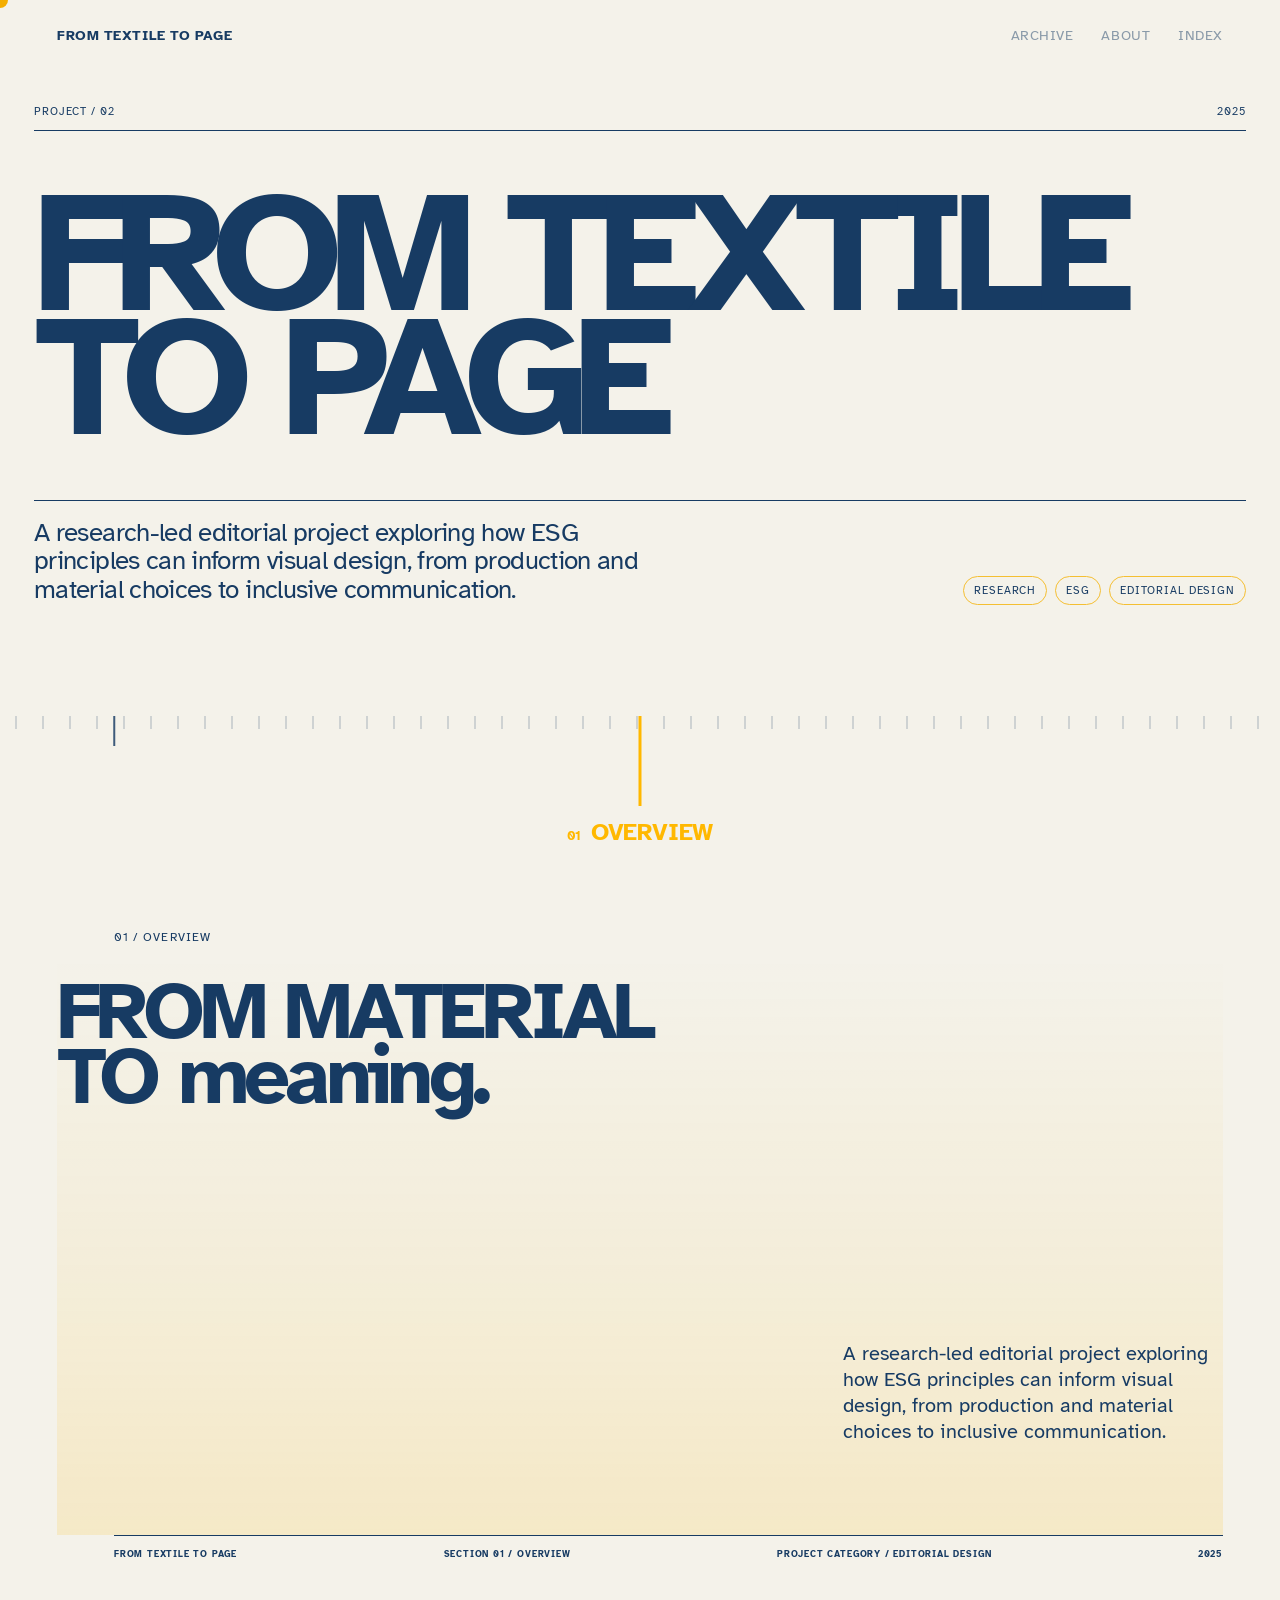
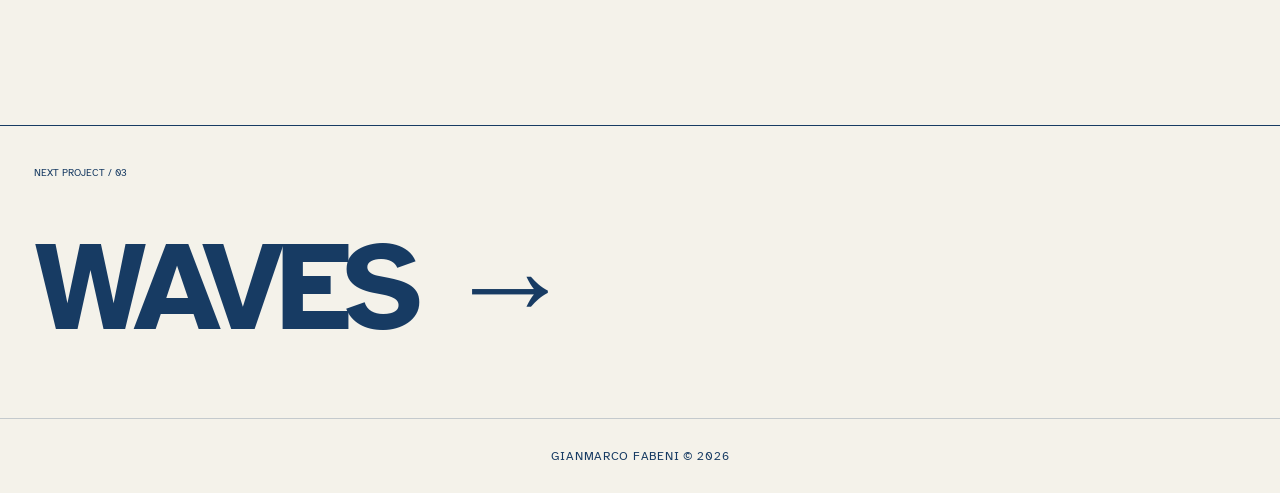
<file: from-textile-to-page.html>
<!doctype html>
<html lang="en">
<head>
<meta charset="utf-8">
<meta name="viewport" content="width=device-width,initial-scale=1">
<title>FROM TEXTILE TO PAGE — Gianmarco Fabeni</title>
<link rel="preconnect" href="https://fonts.googleapis.com">
<link rel="preconnect" href="https://fonts.gstatic.com" crossorigin>
<link href="https://fonts.googleapis.com/css2?family=Atkinson+Hyperlegible:ital,wght@0,400;0,700;1,400&display=swap" rel="stylesheet">
<link rel="stylesheet" href="styles.css">
<link rel="stylesheet" href="project.css">
<link rel="stylesheet" href="rail-v11.css?v=15.6">
</head>
<body class="case-page">
<div class="cursor" aria-hidden="true"></div>
<header class="site-header">
  <a class="page-label" href="index.html" aria-label="Back to homepage">FROM TEXTILE TO PAGE</a>
  <nav aria-label="Main navigation"><a href="archive.html">ARCHIVE</a><a href="about.html">ABOUT</a><a href="index.html">INDEX</a></nav>
</header>

<main>
<section class="case-hero">
  <div class="case-kicker"><span>PROJECT / 02</span><span>2025</span></div>
    <div class="case-title"><h1>FROM TEXTILE<br>TO PAGE</h1></div>
  <div class="case-hero-bottom">
    <p>A research-led editorial project exploring how ESG principles can inform visual design, from production and material choices to inclusive communication.</p>
    <div class="case-fields"><span>RESEARCH</span><span>ESG</span><span>EDITORIAL DESIGN</span></div>
  </div>
</section>

<section class="story-index" id="story-index">
  <div class="story-sticky">
    <div class="story-content-track">
      <article class="story-content overview-content">
        <span class="story-eyebrow">01 / OVERVIEW</span>
        <div class="overview-main">
          <h2>FROM MATERIAL<br>TO <span class="retail-lower">meaning.</span></h2>
          <p>A research-led editorial project exploring how ESG principles can inform visual design, from production and material choices to inclusive communication.</p>
        </div>
        <div class="story-meta section-footer"><span>FROM TEXTILE TO PAGE</span><span>SECTION 01 / OVERVIEW</span><span>PROJECT CATEGORY / EDITORIAL DESIGN</span><span>2025</span></div>
      </article>

      <article class="story-content problem-content">
        <span class="story-eyebrow">02 / THE PROBLEM</span>
        <h2>CONTEXT.<br><span class="no-break">OBJECTIVES.</span><br>CONSTRAINTS.</h2>
        <div class="problem-dashboard">
          <section class="metric-column metric-objectives" aria-label="Project objectives">
            <header><strong>PROJECT OBJECTIVES</strong><span>PRIORITY</span></header>
            <div class="metric-row" style="--level:100"><span>DA DEFINIRE</span><i></i><em>05</em></div>
            <div class="metric-row" style="--level:100"><span>DA DEFINIRE</span><i></i><em>05</em></div>
            <div class="metric-row" style="--level:78"><span>DA DEFINIRE</span><i></i><em>04</em></div>
            <div class="metric-row" style="--level:42"><span>DA DEFINIRE</span><i></i><em>02</em></div>
            <div class="metric-row" style="--level:42"><span>DA DEFINIRE</span><i></i><em>02</em></div>
          </section>
          <section class="metric-column metric-constraints" aria-label="Project constraints">
            <header><strong>PROJECT CONSTRAINTS</strong><span>PRIORITY</span></header>
            <div class="metric-row" style="--level:100"><span>DA DEFINIRE</span><i></i><em>05</em></div>
            <div class="metric-row" style="--level:79"><span>DA DEFINIRE</span><i></i><em>04</em></div>
            <div class="metric-row" style="--level:79"><span>DA DEFINIRE</span><i></i><em>04</em></div>
            <div class="metric-row" style="--level:59"><span>DA DEFINIRE</span><i></i><em>03</em></div>
            <div class="metric-row" style="--level:42"><span>DA DEFINIRE</span><i></i><em>02</em></div>
          </section>
        </div>
        <div class="section-footer"><span>FROM TEXTILE TO PAGE</span><span>SECTION 02 / THE PROBLEM</span><span>PROJECT CATEGORY / EDITORIAL DESIGN</span><span>2025</span></div>
      </article>

      <article class="story-content issues-content">
        <span class="story-eyebrow">03 / ISSUES &amp; SOLUTIONS</span>
        <h2>FOUR ISSUES.<br>FOUR<br>RESPONSES.</h2>
        <div class="issue-solution-grid">
          <article class="issue-solution-card"><header><b>01</b><span>STRATEGY</span></header><div><small>ISSUE</small><strong>DA COMPLETARE</strong><p>Inserire qui il contenuto specifico del progetto.</p></div><div><small>SOLUTION</small><strong>DA COMPLETARE</strong><p>Inserire qui il contenuto specifico del progetto.</p></div></article>
          <article class="issue-solution-card"><header><b>02</b><span>IDENTITY</span></header><div><small>ISSUE</small><strong>DA COMPLETARE</strong><p>Inserire qui il contenuto specifico del progetto.</p></div><div><small>SOLUTION</small><strong>DA COMPLETARE</strong><p>Inserire qui il contenuto specifico del progetto.</p></div></article>
          <article class="issue-solution-card"><header><b>03</b><span>INSIGHT</span></header><div><small>ISSUE</small><strong>DA COMPLETARE</strong><p>Inserire qui il contenuto specifico del progetto.</p></div><div><small>SOLUTION</small><strong>DA COMPLETARE</strong><p>Inserire qui il contenuto specifico del progetto.</p></div></article>
          <article class="issue-solution-card"><header><b>04</b><span>SPEED</span></header><div><small>ISSUE</small><strong>DA COMPLETARE</strong><p>Inserire qui il contenuto specifico del progetto.</p></div><div><small>SOLUTION</small><strong>DA COMPLETARE</strong><p>Inserire qui il contenuto specifico del progetto.</p></div></article>
        </div>
        <div class="section-footer"><span>FROM TEXTILE TO PAGE</span><span>SECTION 03 / ISSUES &amp; SOLUTIONS</span><span>PROJECT CATEGORY / EDITORIAL DESIGN</span><span>2025</span></div>
      </article>

      <article class="story-content system-content system-architecture-content">
        <span class="story-eyebrow">04 / THE SYSTEM</span>
        <div class="system-title-row"><h2>ONE SYSTEM.</h2><strong>MULTIPLE CONTENTS.</strong></div>
        <div class="system-backbone"><span>STRATEGIC LAYER</span><strong>EDITORIAL DESIGN</strong><small>CONTENUTI DA COMPLETARE</small></div>
        <div class="pillar-grid">
          <article class="pillar-card"><header><b>01</b><span>AREA DA DEFINIRE</span></header><div class="media-placeholder" data-media="05"><b>05</b><span>PNG TBD</span></div><p>Inserire la descrizione di questa area progettuale.</p></article>
          <article class="pillar-card"><header><b>02</b><span>AREA DA DEFINIRE</span></header><div class="media-placeholder" data-media="06"><b>06</b><span>PNG TBD</span></div><p>Inserire la descrizione di questa area progettuale.</p></article>
          <article class="pillar-card"><header><b>03</b><span>AREA DA DEFINIRE</span></header><div class="media-placeholder" data-media="07"><b>07</b><span>PNG TBD</span></div><p>Inserire la descrizione di questa area progettuale.</p></article>
          <article class="pillar-card"><header><b>04</b><span>AREA DA DEFINIRE</span></header><div class="media-placeholder" data-media="08"><b>08</b><span>PNG TBD</span></div><p>Inserire la descrizione di questa area progettuale.</p></article>
        </div>
        <div class="section-footer"><span>FROM TEXTILE TO PAGE</span><span>SECTION 04 / THE SYSTEM</span><span>PROJECT CATEGORY / EDITORIAL DESIGN</span><span>2025</span></div>
      </article>

      <article class="story-content strategy-content">
        <span class="story-eyebrow">05 / CONTENT STRATEGY</span>
        <h2>FROM IDEAS<br>TO PROJECT<br>OUTPUTS.</h2>
        <div class="strategy-layout">
          <div class="strategy-pipeline" aria-label="Content strategy process">
            <div class="strategy-step"><b>01</b><strong>FASE DA DEFINIRE</strong><span>Descrivere questa fase del processo.</span></div>
            <div class="strategy-step"><b>02</b><strong>FASE DA DEFINIRE</strong><span>Descrivere questa fase del processo.</span></div>
            <div class="strategy-step"><b>03</b><strong>FASE DA DEFINIRE</strong><span>Descrivere questa fase del processo.</span></div>
            <div class="strategy-step"><b>04</b><strong>FASE DA DEFINIRE</strong><span>Descrivere questa fase del processo.</span></div>
            <div class="strategy-step"><b>05</b><strong>FASE DA DEFINIRE</strong><span>Descrivere questa fase del processo.</span></div>
            <div class="strategy-loop"><span>PROJECT FEEDBACK</span><i></i><strong>THE NEXT ITERATION STARTS HERE</strong></div>
          </div>
          <div class="strategy-media-grid" aria-label="Numbered image placeholders">
            <figure class="strategy-media-item"><div class="media-placeholder" data-media="09"><b>09</b><span>IMAGE TBD</span></div><figcaption><b>01</b><strong>TITOLO IMMAGINE</strong><span>Didascalia da completare</span></figcaption></figure>
            <figure class="strategy-media-item"><div class="media-placeholder" data-media="10"><b>10</b><span>IMAGE TBD</span></div><figcaption><b>02</b><strong>TITOLO IMMAGINE</strong><span>Didascalia da completare</span></figcaption></figure>
            <figure class="strategy-media-item"><div class="media-placeholder" data-media="11"><b>11</b><span>IMAGE TBD</span></div><figcaption><b>03</b><strong>TITOLO IMMAGINE</strong><span>Didascalia da completare</span></figcaption></figure>
            <figure class="strategy-media-item"><div class="media-placeholder" data-media="12"><b>12</b><span>IMAGE TBD</span></div><figcaption><b>04</b><strong>TITOLO IMMAGINE</strong><span>Didascalia da completare</span></figcaption></figure>
          </div>
        </div>
        <div class="section-footer"><span>FROM TEXTILE TO PAGE</span><span>SECTION 05 / CONTENT STRATEGY</span><span>PROJECT CATEGORY / EDITORIAL DESIGN</span><span>2025</span></div>
      </article>

      <article class="story-content impact-content simple-editorial-content">
        <span class="story-eyebrow">06 / IMPACT</span>
        <h2>DESIGNED TO<br>BE MEASURED.</h2>
        <div class="impact-grid"><article tabindex="0"><b>01</b><strong>ESITO DA DOCUMENTARE</strong><span>Inserire un risultato reale del progetto.</span></article><article tabindex="0"><b>02</b><strong>ESITO DA DOCUMENTARE</strong><span>Inserire un risultato reale del progetto.</span></article><article tabindex="0"><b>03</b><strong>ESITO DA DOCUMENTARE</strong><span>Inserire un risultato reale del progetto.</span></article><article tabindex="0"><b>04</b><strong>ESITO DA DOCUMENTARE</strong><span>Inserire un risultato reale del progetto.</span></article></div>
        <div class="section-footer"><span>FROM TEXTILE TO PAGE</span><span>SECTION 06 / IMPACT</span><span>PROJECT CATEGORY / EDITORIAL DESIGN</span><span>2025</span></div>
      </article>

    </div>

    <div class="story-rail reader-rail">
      <div class="reader-track" aria-hidden="true"></div>
      <div class="reader-head" aria-live="polite">
        <div class="reader-label"><span>01</span><strong>OVERVIEW</strong></div>
        <i aria-hidden="true"></i>
      </div>
    </div>
  </div>
</section>

<a class="next-project" href="waves.html"><span>NEXT PROJECT / 03</span><strong>WAVES →</strong></a>
</main>
<footer><span>GIANMARCO FABENI © 2026</span></footer>
<script src="script.js"></script>
<script src="project.js?v=16"></script>
<script>
  if (new URLSearchParams(window.location.search).get('editor') === '1') {
    const editorStyles = document.createElement('link');
    editorStyles.rel = 'stylesheet';
    editorStyles.href = 'design-editor.css';
    document.head.appendChild(editorStyles);

    const editorConfig = document.createElement('script');
    editorConfig.src = 'editor-config.js';
    editorConfig.onload = () => {
      const editorScript = document.createElement('script');
      editorScript.src = 'design-editor.js';
      document.body.appendChild(editorScript);
    };
    document.body.appendChild(editorConfig);
  }
</script>
</body></html>
</file>
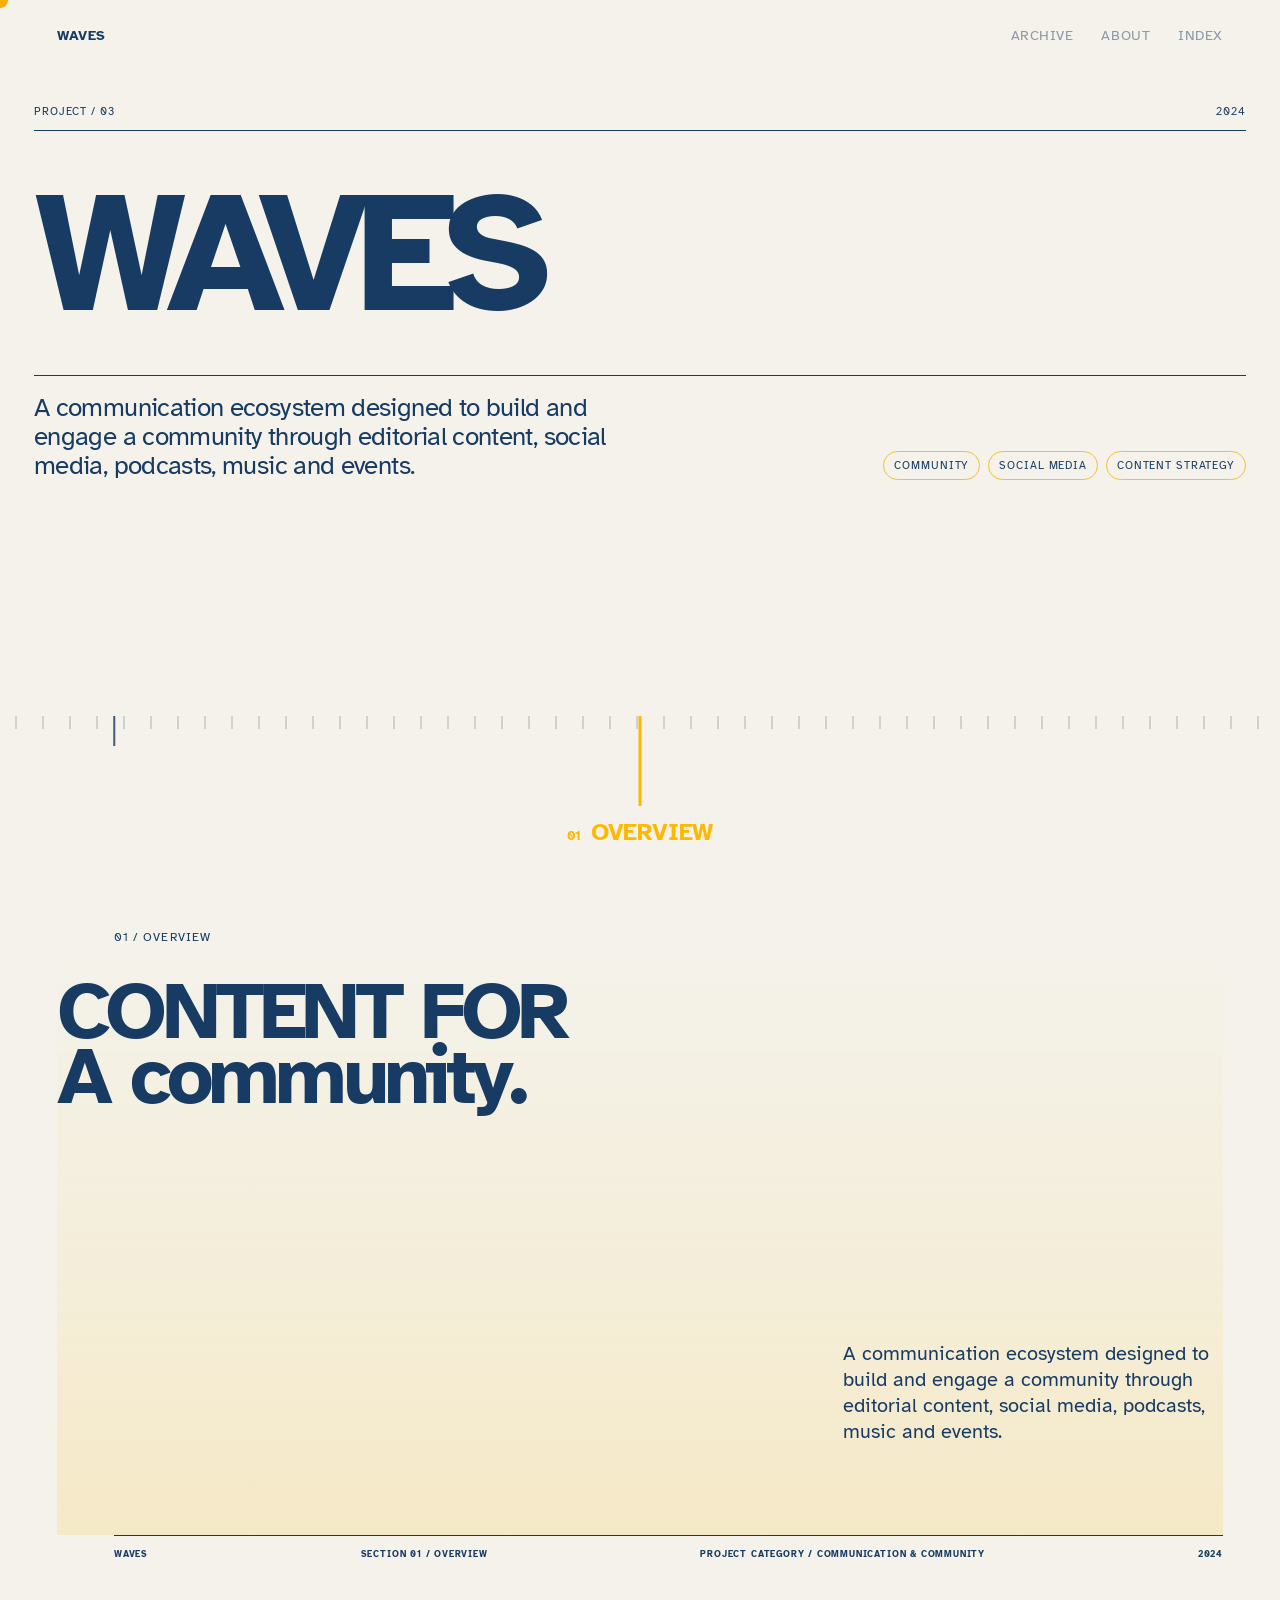
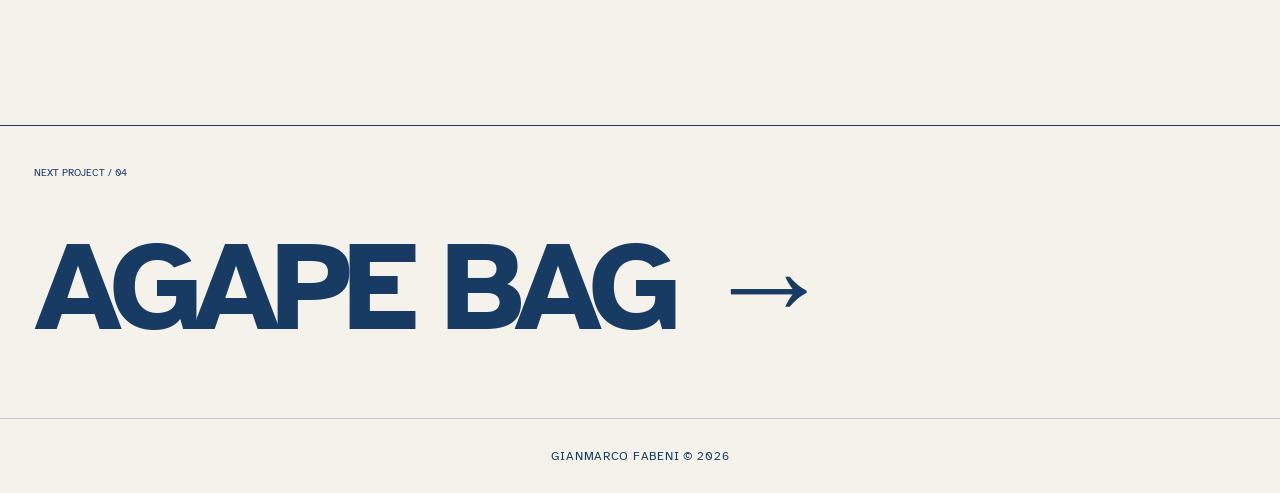
<file: waves.html>
<!doctype html>
<html lang="en">
<head>
<meta charset="utf-8">
<meta name="viewport" content="width=device-width,initial-scale=1">
<title>WAVES — Gianmarco Fabeni</title>
<link rel="preconnect" href="https://fonts.googleapis.com">
<link rel="preconnect" href="https://fonts.gstatic.com" crossorigin>
<link href="https://fonts.googleapis.com/css2?family=Atkinson+Hyperlegible:ital,wght@0,400;0,700;1,400&display=swap" rel="stylesheet">
<link rel="stylesheet" href="styles.css">
<link rel="stylesheet" href="project.css">
<link rel="stylesheet" href="rail-v11.css?v=15.6">
</head>
<body class="case-page">
<div class="cursor" aria-hidden="true"></div>
<header class="site-header">
  <a class="page-label" href="index.html" aria-label="Back to homepage">WAVES</a>
  <nav aria-label="Main navigation"><a href="archive.html">ARCHIVE</a><a href="about.html">ABOUT</a><a href="index.html">INDEX</a></nav>
</header>

<main>
<section class="case-hero">
  <div class="case-kicker"><span>PROJECT / 03</span><span>2024</span></div>
    <div class="case-title"><h1>WAVES</h1></div>
  <div class="case-hero-bottom">
    <p>A communication ecosystem designed to build and engage a community through editorial content, social media, podcasts, music and events.</p>
    <div class="case-fields"><span>COMMUNITY</span><span>SOCIAL MEDIA</span><span>CONTENT STRATEGY</span></div>
  </div>
</section>

<section class="story-index" id="story-index">
  <div class="story-sticky">
    <div class="story-content-track">
      <article class="story-content overview-content">
        <span class="story-eyebrow">01 / OVERVIEW</span>
        <div class="overview-main">
          <h2>CONTENT FOR<br>A <span class="retail-lower">community.</span></h2>
          <p>A communication ecosystem designed to build and engage a community through editorial content, social media, podcasts, music and events.</p>
        </div>
        <div class="story-meta section-footer"><span>WAVES</span><span>SECTION 01 / OVERVIEW</span><span>PROJECT CATEGORY / COMMUNICATION &amp; COMMUNITY</span><span>2024</span></div>
      </article>

      <article class="story-content problem-content">
        <span class="story-eyebrow">02 / THE PROBLEM</span>
        <h2>CONTEXT.<br><span class="no-break">OBJECTIVES.</span><br>CONSTRAINTS.</h2>
        <div class="problem-dashboard">
          <section class="metric-column metric-objectives" aria-label="Project objectives">
            <header><strong>PROJECT OBJECTIVES</strong><span>PRIORITY</span></header>
            <div class="metric-row" style="--level:100"><span>DA DEFINIRE</span><i></i><em>05</em></div>
            <div class="metric-row" style="--level:100"><span>DA DEFINIRE</span><i></i><em>05</em></div>
            <div class="metric-row" style="--level:78"><span>DA DEFINIRE</span><i></i><em>04</em></div>
            <div class="metric-row" style="--level:42"><span>DA DEFINIRE</span><i></i><em>02</em></div>
            <div class="metric-row" style="--level:42"><span>DA DEFINIRE</span><i></i><em>02</em></div>
          </section>
          <section class="metric-column metric-constraints" aria-label="Project constraints">
            <header><strong>PROJECT CONSTRAINTS</strong><span>PRIORITY</span></header>
            <div class="metric-row" style="--level:100"><span>DA DEFINIRE</span><i></i><em>05</em></div>
            <div class="metric-row" style="--level:79"><span>DA DEFINIRE</span><i></i><em>04</em></div>
            <div class="metric-row" style="--level:79"><span>DA DEFINIRE</span><i></i><em>04</em></div>
            <div class="metric-row" style="--level:59"><span>DA DEFINIRE</span><i></i><em>03</em></div>
            <div class="metric-row" style="--level:42"><span>DA DEFINIRE</span><i></i><em>02</em></div>
          </section>
        </div>
        <div class="section-footer"><span>WAVES</span><span>SECTION 02 / THE PROBLEM</span><span>PROJECT CATEGORY / COMMUNICATION &amp; COMMUNITY</span><span>2024</span></div>
      </article>

      <article class="story-content issues-content">
        <span class="story-eyebrow">03 / ISSUES &amp; SOLUTIONS</span>
        <h2>FOUR ISSUES.<br>FOUR<br>RESPONSES.</h2>
        <div class="issue-solution-grid">
          <article class="issue-solution-card"><header><b>01</b><span>STRATEGY</span></header><div><small>ISSUE</small><strong>DA COMPLETARE</strong><p>Inserire qui il contenuto specifico del progetto.</p></div><div><small>SOLUTION</small><strong>DA COMPLETARE</strong><p>Inserire qui il contenuto specifico del progetto.</p></div></article>
          <article class="issue-solution-card"><header><b>02</b><span>IDENTITY</span></header><div><small>ISSUE</small><strong>DA COMPLETARE</strong><p>Inserire qui il contenuto specifico del progetto.</p></div><div><small>SOLUTION</small><strong>DA COMPLETARE</strong><p>Inserire qui il contenuto specifico del progetto.</p></div></article>
          <article class="issue-solution-card"><header><b>03</b><span>INSIGHT</span></header><div><small>ISSUE</small><strong>DA COMPLETARE</strong><p>Inserire qui il contenuto specifico del progetto.</p></div><div><small>SOLUTION</small><strong>DA COMPLETARE</strong><p>Inserire qui il contenuto specifico del progetto.</p></div></article>
          <article class="issue-solution-card"><header><b>04</b><span>SPEED</span></header><div><small>ISSUE</small><strong>DA COMPLETARE</strong><p>Inserire qui il contenuto specifico del progetto.</p></div><div><small>SOLUTION</small><strong>DA COMPLETARE</strong><p>Inserire qui il contenuto specifico del progetto.</p></div></article>
        </div>
        <div class="section-footer"><span>WAVES</span><span>SECTION 03 / ISSUES &amp; SOLUTIONS</span><span>PROJECT CATEGORY / COMMUNICATION &amp; COMMUNITY</span><span>2024</span></div>
      </article>

      <article class="story-content system-content system-architecture-content">
        <span class="story-eyebrow">04 / THE SYSTEM</span>
        <div class="system-title-row"><h2>ONE SYSTEM.</h2><strong>MULTIPLE CONTENTS.</strong></div>
        <div class="system-backbone"><span>STRATEGIC LAYER</span><strong>COMMUNICATION &amp; COMMUNITY</strong><small>CONTENUTI DA COMPLETARE</small></div>
        <div class="pillar-grid">
          <article class="pillar-card"><header><b>01</b><span>AREA DA DEFINIRE</span></header><div class="media-placeholder" data-media="05"><b>05</b><span>PNG TBD</span></div><p>Inserire la descrizione di questa area progettuale.</p></article>
          <article class="pillar-card"><header><b>02</b><span>AREA DA DEFINIRE</span></header><div class="media-placeholder" data-media="06"><b>06</b><span>PNG TBD</span></div><p>Inserire la descrizione di questa area progettuale.</p></article>
          <article class="pillar-card"><header><b>03</b><span>AREA DA DEFINIRE</span></header><div class="media-placeholder" data-media="07"><b>07</b><span>PNG TBD</span></div><p>Inserire la descrizione di questa area progettuale.</p></article>
          <article class="pillar-card"><header><b>04</b><span>AREA DA DEFINIRE</span></header><div class="media-placeholder" data-media="08"><b>08</b><span>PNG TBD</span></div><p>Inserire la descrizione di questa area progettuale.</p></article>
        </div>
        <div class="section-footer"><span>WAVES</span><span>SECTION 04 / THE SYSTEM</span><span>PROJECT CATEGORY / COMMUNICATION &amp; COMMUNITY</span><span>2024</span></div>
      </article>

      <article class="story-content strategy-content">
        <span class="story-eyebrow">05 / CONTENT STRATEGY</span>
        <h2>FROM IDEAS<br>TO PROJECT<br>OUTPUTS.</h2>
        <div class="strategy-layout">
          <div class="strategy-pipeline" aria-label="Content strategy process">
            <div class="strategy-step"><b>01</b><strong>FASE DA DEFINIRE</strong><span>Descrivere questa fase del processo.</span></div>
            <div class="strategy-step"><b>02</b><strong>FASE DA DEFINIRE</strong><span>Descrivere questa fase del processo.</span></div>
            <div class="strategy-step"><b>03</b><strong>FASE DA DEFINIRE</strong><span>Descrivere questa fase del processo.</span></div>
            <div class="strategy-step"><b>04</b><strong>FASE DA DEFINIRE</strong><span>Descrivere questa fase del processo.</span></div>
            <div class="strategy-step"><b>05</b><strong>FASE DA DEFINIRE</strong><span>Descrivere questa fase del processo.</span></div>
            <div class="strategy-loop"><span>PROJECT FEEDBACK</span><i></i><strong>THE NEXT ITERATION STARTS HERE</strong></div>
          </div>
          <div class="strategy-media-grid" aria-label="Numbered image placeholders">
            <figure class="strategy-media-item"><div class="media-placeholder" data-media="09"><b>09</b><span>IMAGE TBD</span></div><figcaption><b>01</b><strong>TITOLO IMMAGINE</strong><span>Didascalia da completare</span></figcaption></figure>
            <figure class="strategy-media-item"><div class="media-placeholder" data-media="10"><b>10</b><span>IMAGE TBD</span></div><figcaption><b>02</b><strong>TITOLO IMMAGINE</strong><span>Didascalia da completare</span></figcaption></figure>
            <figure class="strategy-media-item"><div class="media-placeholder" data-media="11"><b>11</b><span>IMAGE TBD</span></div><figcaption><b>03</b><strong>TITOLO IMMAGINE</strong><span>Didascalia da completare</span></figcaption></figure>
            <figure class="strategy-media-item"><div class="media-placeholder" data-media="12"><b>12</b><span>IMAGE TBD</span></div><figcaption><b>04</b><strong>TITOLO IMMAGINE</strong><span>Didascalia da completare</span></figcaption></figure>
          </div>
        </div>
        <div class="section-footer"><span>WAVES</span><span>SECTION 05 / CONTENT STRATEGY</span><span>PROJECT CATEGORY / COMMUNICATION &amp; COMMUNITY</span><span>2024</span></div>
      </article>

      <article class="story-content impact-content simple-editorial-content">
        <span class="story-eyebrow">06 / IMPACT</span>
        <h2>DESIGNED TO<br>BE MEASURED.</h2>
        <div class="impact-grid"><article tabindex="0"><b>01</b><strong>ESITO DA DOCUMENTARE</strong><span>Inserire un risultato reale del progetto.</span></article><article tabindex="0"><b>02</b><strong>ESITO DA DOCUMENTARE</strong><span>Inserire un risultato reale del progetto.</span></article><article tabindex="0"><b>03</b><strong>ESITO DA DOCUMENTARE</strong><span>Inserire un risultato reale del progetto.</span></article><article tabindex="0"><b>04</b><strong>ESITO DA DOCUMENTARE</strong><span>Inserire un risultato reale del progetto.</span></article></div>
        <div class="section-footer"><span>WAVES</span><span>SECTION 06 / IMPACT</span><span>PROJECT CATEGORY / COMMUNICATION &amp; COMMUNITY</span><span>2024</span></div>
      </article>

    </div>

    <div class="story-rail reader-rail">
      <div class="reader-track" aria-hidden="true"></div>
      <div class="reader-head" aria-live="polite">
        <div class="reader-label"><span>01</span><strong>OVERVIEW</strong></div>
        <i aria-hidden="true"></i>
      </div>
    </div>
  </div>
</section>

<a class="next-project" href="agape-bag.html"><span>NEXT PROJECT / 04</span><strong>AGAPE BAG →</strong></a>
</main>
<footer><span>GIANMARCO FABENI © 2026</span></footer>
<script src="script.js"></script>
<script src="project.js?v=16"></script>
<script>
  if (new URLSearchParams(window.location.search).get('editor') === '1') {
    const editorStyles = document.createElement('link');
    editorStyles.rel = 'stylesheet';
    editorStyles.href = 'design-editor.css';
    document.head.appendChild(editorStyles);

    const editorConfig = document.createElement('script');
    editorConfig.src = 'editor-config.js';
    editorConfig.onload = () => {
      const editorScript = document.createElement('script');
      editorScript.src = 'design-editor.js';
      document.body.appendChild(editorScript);
    };
    document.body.appendChild(editorConfig);
  }
</script>
</body></html>
</file>
<file: styles.css>
*{box-sizing:border-box}
:root{
  --paper:#f4f2ea;
  --ink:#173b63;
  --muted:rgba(23,59,99,.58);
  --yellow:#FFB800;
  --margin:clamp(24px,4.45vw,64px);
}
html{scroll-behavior:smooth}
body{
  margin:0;background:var(--paper);color:var(--ink);
  font-family:"Atkinson Hyperlegible",Arial,sans-serif;
  cursor:none;
}
a{color:inherit;text-decoration:none}
a:hover{text-decoration:underline;text-underline-offset:.18em}
.site-header{
  position:relative;display:flex;justify-content:space-between;align-items:center;
  padding:28px var(--margin);font-size:14px;letter-spacing:.04em;
}
.site-header nav{display:flex;gap:28px}
.site-header nav a{opacity:.48}.site-header nav a:hover{opacity:1}
.nav-active{font-weight:700}
.hero{
  min-height:calc(100vh - 74px);padding:5vh var(--margin) 8vh;
  display:flex;flex-direction:column;justify-content:flex-start;gap:clamp(88px,7.5vw,112px);
}
.hero h1{margin:0;font-size:clamp(86px,13.5vw,210px);line-height:.78;letter-spacing:-.065em;font-weight:700}
.hero h1 span{display:block}
.intro{width:min(680px,58vw);margin-left:1px}
.intro p{font-size:clamp(18px,1.55vw,25px);line-height:1.25;margin:0}
.intro a,.project-more a,.about a{font-weight:700;white-space:nowrap}
.work{padding:80px var(--margin) 70px}
.section-label,.eyebrow{font-size:13px;letter-spacing:.08em;margin-bottom:52px}
.project-index{border-top:1px solid rgba(23,59,99,.22)}
.project{
  position:relative;padding:58px 0 58px 42px;border-bottom:0;
  outline:none;overflow:hidden;
}
.rail{
  position:absolute;left:0;top:0;bottom:0;width:40px;
}
.project-row{display:grid;grid-template-columns:68px minmax(0,1fr) auto;align-items:baseline;gap:16px}
.number,.year,.tags{font-size:15px}
.project h2{
  margin:0;font-size:clamp(34px,4vw,61px);line-height:.95;letter-spacing:-.035em;font-weight:400;
  transform-origin:left center;transition:transform .30s cubic-bezier(.2,.75,.25,1),font-weight .2s ease;
}
.year{color:var(--muted)}
.tags{margin:10px 0 0 84px;color:var(--muted)}
.project-more{
  margin:0 0 0 84px;max-width:800px;max-height:0;opacity:0;overflow:hidden;transform:translateY(-10px);
  transition:max-height .46s cubic-bezier(.22,.7,.22,1),opacity .34s ease .06s,transform .42s cubic-bezier(.22,.7,.22,1),margin .42s cubic-bezier(.22,.7,.22,1);
}
.project-more > a{
  display:block;
  width:max-content;
  margin:12px 0 0 0;
}
.project-more p{font-size:18px;line-height:1.3;margin:0}
.project-more a{font-size:14px;white-space:nowrap}
.project:hover .rail:after,.project:focus-within .project:hover h2,.project:focus-within h2{transform:scale(1.12);font-weight:700}
.project:hover .project-more,.project:focus-within .project-more{
  max-height:110px;opacity:1;transform:none;margin-top:24px
}
.about{
  margin:0 var(--margin);padding:120px 0 140px;border-top:1px solid rgba(23,59,99,.22);
  display:grid;grid-template-columns:1fr 2fr;column-gap:7vw;
}
.about .eyebrow{grid-column:1}
.about h2{grid-column:2;margin:0 0 32px;font-size:clamp(42px,5.5vw,84px);line-height:.95;letter-spacing:-.04em}
.about>p:not(.eyebrow),.about>a{grid-column:2}
.about>p:not(.eyebrow){max-width:720px;font-size:22px;line-height:1.3}
.about>a{margin-top:28px;font-size:14px}
footer{
  padding:30px var(--margin);border-top:1px solid rgba(23,59,99,.22);
  display:flex;justify-content:space-between;font-size:12px;letter-spacing:.06em
}
.cursor{
  position:fixed;left:0;top:0;width:16px;height:16px;border-radius:50%;background:var(--yellow);
  transform:translate(-50%,-50%);pointer-events:none;z-index:9999;
  transition:width .18s ease,height .18s ease,opacity .2s ease;mix-blend-mode:multiply
}
.cursor.is-hover{width:38px;height:38px}
@media (pointer:coarse){
  body{cursor:auto}.cursor{display:none}
}
@media (max-width:760px){
  .site-header{padding-top:20px}.site-header nav{gap:16px}.site-header nav a:first-child{display:none}
  .hero{min-height:88vh;padding-top:8vh;gap:54px}
  .hero h1{font-size:clamp(72px,23vw,118px);line-height:.8}
  .intro{width:100%;margin-top:60px}.intro p{font-size:19px}
  .work{padding-top:55px}
  .project{padding:42px 0 42px 26px}
  .project-row{grid-template-columns:44px 1fr;gap:8px}
  .project h2{font-size:36px;grid-column:2}
  .number{grid-column:1;grid-row:1}.year{grid-column:2;margin-top:8px}
  .tags{margin-left:52px;font-size:14px}
  .project-more{margin-left:52px;grid-template-columns:1fr;gap:20px}
  .project:hover h2,.project:focus-within h2{transform:none}
  .project-more{max-height:none;opacity:1;transform:none;margin-top:18px}
  .about{grid-template-columns:1fr;padding:90px 0}
  .about .eyebrow,.about h2,.about>p:not(.eyebrow),.about>a{grid-column:1}
  .about h2{font-size:52px}
  footer{gap:20px;align-items:flex-end}
}

@media (pointer:fine){
  .project:not(:hover):focus-within   .project:not(:hover):focus-within h2{transform:none;font-weight:400}
  .project:not(:hover):focus-within .project-more{max-height:0;opacity:0;transform:translateY(-10px);margin-top:0}
}

footer{justify-content:center;text-align:center}

.rail-ticks{position:absolute;inset:0}
.rail-tick{
  position:absolute;
  left:0;
  width:13px;
  height:1px;
  background:rgba(23,59,99,.35);
  transform:translateY(-50%);
  transform-origin:left center;
  transition:width .2s ease,background .2s ease,opacity .2s ease;
}


.rail-tick{
  transition:width .10s linear, background .10s linear, opacity .10s linear;
}

/* V3.6 — one uninterrupted roll for the entire project index */
.project-index{
  position:relative;
}
.continuous-rail{
  position:absolute;
  left:0;
  top:0;
  bottom:0;
  width:40px;
  pointer-events:none;
  z-index:2;
}
.continuous-rail .rail-tick{
  position:absolute;
  left:0;
  width:13px;
  height:1px;
  background:rgba(23,59,99,.35);
  transform:translateY(-50%);
  transform-origin:left center;
  transition:width .10s linear, background .10s linear;
}
.project > .rail{display:none !important}

.hero h1{
  color:#102F50;
}

.project-row,
.project .tags,
.project-more{
  transition:
    transform .30s cubic-bezier(.22,.7,.22,1),
    opacity .34s ease,
    max-height .46s cubic-bezier(.22,.7,.22,1),
    margin .42s cubic-bezier(.22,.7,.22,1);
}

.project:hover .project-row,
.project:hover .tags,
.project:hover .project-more{
  transform:translateX(14px);
}

.project:hover h2{
  font-weight:700;
}

/* Keep keyboard focus visually equivalent without interfering with mouse hover. */
.project:focus-within h2{
  font-weight:700;
}

@media (max-width:760px){
  .project:hover .project-row,
  .project:hover .tags,
  .project:hover .project-more{
    transform:none;
  }
}

.project .project-more{
  transform:translate(0,-10px);
}
.project:hover .project-more,
.project:focus-within .project-more{
  transform:translate(14px,0);
}
@media (pointer:fine){
  .project:not(:hover):focus-within .project-more{
    transform:translate(0,-10px);
  }
}
@media (max-width:760px){
  .project .project-more,
  .project:hover .project-more,
  .project:focus-within .project-more{
    transform:none;
  }
}

/* V4 — editorial masthead + Practice */
.hero{
  min-height:auto;
  padding:clamp(70px,8vh,110px) var(--margin) 78px;
  display:block;
}
.hero .masthead{
  margin:0;
  width:100%;
  font-size:clamp(76px,12.15vw,184px);
  line-height:.78;
  letter-spacing:-.067em;
  white-space:nowrap;
  color:#102F50;
  text-align:center;
}
.hero .masthead span{display:inline}
.hero-rule{
  width:100%;
  height:1px;
  margin:58px 0 28px;
  background:rgba(23,59,99,.28);
}
.hero .intro{
  width:min(760px,62vw);
  margin:0 0 0 auto;
}
.hero .intro p{
  margin:0;
  font-size:clamp(19px,1.55vw,25px);
  line-height:1.28;
}

.practice{
  margin:0 var(--margin);
  padding:0 0 105px;
  border-top:1px solid rgba(23,59,99,.28);
}
.practice-heading{
  padding:24px 0 52px;
  font-size:13px;
  letter-spacing:.08em;
}
.practice-list{
  display:flex;
  flex-direction:column;
}
.practice-item{
  display:grid;
  grid-template-columns:minmax(70px,1fr) 2.35fr;
  gap:5vw;
  padding:34px 0;
  align-items:start;
  transition:transform .28s cubic-bezier(.22,.7,.22,1);
}
.practice-number{
  font-size:14px;
  transition:color .2s ease,font-weight .2s ease;
}
.practice-item h2{
  margin:0;
  font-size:clamp(30px,3.25vw,50px);
  line-height:.98;
  letter-spacing:-.035em;
  font-weight:400;
  transition:font-weight .2s ease;
}
.practice-item p{
  margin:10px 0 0;
  max-width:620px;
  font-size:17px;
  line-height:1.3;
  color:var(--muted);
}
.practice-item:hover{
  transform:translateX(14px);
}
.practice-item:hover .practice-number{
  color:var(--yellow);
  font-weight:700;
}
.practice-item:hover h2{
  font-weight:700;
}

/* Bring work closer and let the editorial rules create the rhythm. */
.work{
  padding-top:0;
}
.work .section-label{
  padding-top:24px;
  border-top:1px solid rgba(23,59,99,.28);
}

@media(max-width:760px){
  .hero{
    padding-top:64px;
    padding-bottom:64px;
  }
  .hero .masthead{
    font-size:clamp(68px,22vw,112px);
    line-height:.8;
    white-space:normal;
    text-align:left;
  }
  .hero .masthead span{
    display:block;
  }
  .hero-rule{
    margin:42px 0 24px;
  }
  .hero .intro{
    width:100%;
  }
  .practice{
    padding-bottom:76px;
  }
  .practice-heading{
    padding-bottom:30px;
  }
  .practice-item{
    grid-template-columns:42px 1fr;
    gap:12px;
    padding:27px 0;
  }
  .practice-item:hover{
    transform:none;
  }
  .practice-item h2{
    font-size:34px;
  }
}

/* V4.1 — left intro + three-column Practice */

/* Intro returns to the left edge of the main grid */
.hero .intro{
  width:min(760px,62vw);
  margin:0;
}

/* Practice becomes a horizontal counterpoint to the vertical work index */
.practice-list{
  display:grid;
  grid-template-columns:repeat(3,minmax(0,1fr));
  gap:clamp(28px,4vw,64px);
  align-items:stretch;
}

.practice-item{
  display:flex;
  flex-direction:column;
  padding:10px 0 18px;
  min-width:0;
  transition:transform .28s cubic-bezier(.22,.7,.22,1);
}

.practice-item > div{
  display:flex;
  flex:1;
  flex-direction:column;
}

.practice-number{
  display:block;
  margin-bottom:clamp(8px,1vw,13px);
}

.practice-item h2{
  max-width:10ch;
  font-size:clamp(30px,3.15vw,48px);
}

.practice-item p{
  max-width:30ch;
  margin-top:18px;
}

.practice-item:hover{
  transform:translateY(-8px);
}

/* No card borders/dividers: the change of direction is created by the grid itself. */

@media(max-width:760px){
  .hero .intro{
    width:100%;
  }
  .practice-list{
    grid-template-columns:1fr;
    gap:0;
  }
  .practice-item{
    display:grid;
    grid-template-columns:42px 1fr;
    gap:12px;
    padding:28px 0;
  }
  .practice-number{
    margin:0;
  }
  .practice-item h2{
    max-width:none;
  }
  .practice-item p{
    max-width:34ch;
    margin-top:10px;
  }
  .practice-item:hover{
    transform:none;
  }
}

/* V4.2 — centered intro block, left-aligned copy */
.hero .intro{
  width:min(760px,62vw);
  margin-left:auto;
  margin-right:auto;
  text-align:left;
}

/* V4.3 — text links behave as accent interactions, not classic hyperlinks */
a:hover{
  text-decoration:none;
}

/* Editorial text CTAs */
.intro a,
.project-more a,
.about a{
  display:inline-block;
  transform-origin:left center;
  transition:
    color .18s ease,
    transform .22s cubic-bezier(.22,.7,.22,1),
    font-weight .18s ease;
}

.intro a:hover,
.project-more a:hover,
.about a:hover{
  color:var(--yellow);
  font-weight:700;
  transform:scale(1.065);
}

/* Navigation stays more restrained but follows the same interaction language */
.site-header a{
  transition:
    color .18s ease,
    transform .22s cubic-bezier(.22,.7,.22,1),
    opacity .18s ease,
    font-weight .18s ease;
  transform-origin:center;
}

.site-header a:hover{
  color:var(--yellow);
  opacity:1;
  font-weight:700;
  transform:scale(1.055);
}

/* Avoid hover scaling on touch layouts */
@media (pointer:coarse){
  .intro a:hover,
  .project-more a:hover,
  .about a:hover,
  .site-header a:hover{
    transform:none;
  }
}

/* V4.4 — intro aligned to the left, vertically centered in its section */
.hero .intro{
  width:min(760px,62vw);
  margin:0;
  padding:clamp(52px,5.5vw,82px) 0;
  text-align:left;
}

/* The rule defines the top edge of the intro section;
   remove the old asymmetric spacing below the masthead. */
.hero-rule{
  margin:58px 0 0;
}

/* Avoid adding extra space after the intro before the next section. */
.hero{
  padding-bottom:0;
}

@media(max-width:760px){
  .hero .intro{
    width:100%;
    padding:44px 0;
  }
  .hero-rule{
    margin:42px 0 0;
  }
}

/* V4.7 — section-title cleanup + fixed project year */

/* SELECTED WORK is already the beginning of the section:
   no additional rule directly beneath/attached to its label. */
.work .section-label{
  border-top:0 !important;
}

/* The project block still shifts on hover, but the year stays anchored
   to its original right-hand position. */
.project:hover .project-row .year{
  transform:translateX(-14px);
}

/* Keep the year stable during keyboard focus too, where applicable. */
.project:focus-within .project-row .year{
  transform:translateX(-14px);
}

.project-row .year{
  transition:none;
}

@media(max-width:760px){
  .project:hover .project-row .year,
  .project:focus-within .project-row .year{
    transform:none;
  }
}

/* V4.8 — Selected Work section divider matches Practice exactly */

/* The divider belongs to the section container, above its title. */
.work{
  border-top:1px solid rgba(23,59,99,.28);
}

/* Match PRACTICE / 01 spacing exactly. */
.work .section-label{
  border-top:0 !important;
  padding-top:24px;
  margin-bottom:52px;
  font-size:13px;
  letter-spacing:.08em;
}

@media(max-width:760px){
  .work .section-label{
    padding-top:24px;
    margin-bottom:30px;
  }
}

/* V4.9 — correct Selected Work divider placement */

/* Remove the full-width line introduced in V4.8. */
.work{
  border-top:0 !important;
}

/* Use the existing inner line, constrained by the same content margins,
   but place it ABOVE SELECTED WORK / 02. */
.work .section-label{
  position:relative;
  border-top:0 !important;
  padding-top:24px;
  margin-top:0;
  margin-bottom:52px;
}

.work .section-label::before{
  content:"";
  position:absolute;
  left:0;
  right:0;
  top:0;
  height:1px;
  background:rgba(23,59,99,.28);
}

/* Ensure no second line remains below the section title. */
.work .section-label::after{
  content:none !important;
  display:none !important;
}

@media(max-width:760px){
  .work .section-label{
    padding-top:24px;
    margin-bottom:30px;
  }
}

/* V4.10 — no divider between Selected Work title and project list */
.work .section-label + *,
.project-index{
  border-top:0 !important;
}
.project-index::before,
.project-index::after{
  content:none !important;
  display:none !important;
}

/* V4.11 UI layer — more interface, still editorial */
.status-strip{
  margin:0 var(--margin);
  min-height:58px;
  border-top:1px solid rgba(23,59,99,.28);
  border-bottom:1px solid rgba(23,59,99,.28);
  display:grid;
  grid-template-columns:1.15fr 1fr auto;
  align-items:center;
  gap:24px;
  font-size:11px;
  letter-spacing:.07em;
}
.status-item{
  display:flex;
  align-items:center;
  gap:9px;
  white-space:nowrap;
}
.status-dot{
  width:8px;height:8px;border-radius:50%;
  background:var(--yellow);
  box-shadow:0 0 0 4px rgba(255,184,0,.16);
}
.status-time{
  justify-content:flex-end;
}
.status-time strong{
  font-size:11px;
  font-weight:700;
  color:var(--yellow);
}

.practice-tags{
  display:flex;
  flex-wrap:wrap;
  gap:7px;
  margin-top:auto;
  padding-top:clamp(36px,3.5vw,48px);
}
.practice-tags span{
  border:1px solid rgba(23,59,99,.30);
  border-radius:999px;
  padding:5px 9px 4px;
  font-size:10px;
  line-height:1;
  letter-spacing:.06em;
  transition:background .18s ease,color .18s ease,border-color .18s ease;
}
.practice-item:hover .practice-tags span{
  border-color:var(--yellow);
}
.practice-item:hover .practice-tags span:first-child{
  background:var(--yellow);
  color:var(--ink);
}

.work .section-label{
  display:flex;
  justify-content:space-between;
  align-items:center;
}
.section-count{
  font-size:10px;
  font-weight:400;
  letter-spacing:.08em;
  opacity:.58;
}

/* Small index markers make the project rows feel more like an interface. */
.project-row h2::after{
  content:" ↗";
  display:inline-block;
  margin-left:.28em;
  font-size:.42em;
  vertical-align:top;
  opacity:0;
  color:var(--yellow);
  transform:translate(-4px,3px);
  transition:opacity .18s ease,transform .2s ease;
}
.project:hover .project-row h2::after{
  opacity:1;
  transform:translate(0,3px);
}

@media(max-width:760px){
  .status-strip{
    grid-template-columns:1fr auto;
    padding:14px 0;
    gap:10px 18px;
  }
  .status-strip .status-item:nth-child(2){display:none}
  .practice-tags{margin-top:16px;padding-top:0}
}

/* V4.12 — UI refinements */

/* 1. Status bar: three equally spaced fields */
.status-strip{
  grid-template-columns:repeat(3,minmax(0,1fr));
}
.status-strip .status-item:nth-child(1){justify-content:flex-start}
.status-strip .status-item:nth-child(2){justify-content:center}
.status-strip .status-item:nth-child(3){justify-content:flex-end}

/* 3. Practice hover: no vertical movement, only typographic emphasis */
.practice-item:hover{
  transform:none !important;
}
.practice-item:hover h2{
  font-weight:700;
}

/* Chips behave consistently: all yellow or all neutral. */
.practice-item:hover .practice-tags span{
  border-color:var(--yellow);
  background:var(--yellow);
  color:var(--ink);
}
.practice-item:hover .practice-tags span:first-child{
  background:var(--yellow);
  color:var(--ink);
}

/* 4. Explore Project is permanently yellow.
   Hover/focus only increases its presence; no color change. */
.project-more a{
  color:var(--yellow) !important;
  font-weight:700;
  text-decoration:none !important;
  transform-origin:left center;
  transition:transform .22s cubic-bezier(.22,.7,.22,1),font-weight .18s ease;
}
.project-more a:hover,
.project-more a:focus-visible,
.project-more a:active{
  color:var(--yellow) !important;
  font-weight:800;
  transform:scale(1.065);
  text-decoration:none !important;
}

/* 5. Remove yellow arrow next to project title */
.project-row h2::after{
  content:none !important;
  display:none !important;
}

@media(max-width:760px){
  .status-strip{
    grid-template-columns:1fr 1fr;
  }
  .status-strip .status-item:nth-child(3){justify-content:flex-end}
}

/* V4.13 — Practice fields stay outlined on hover */
.practice-item:hover .practice-tags span,
.practice-item:hover .practice-tags span:first-child{
  background:transparent !important;
  border-color:var(--yellow);
  color:var(--ink);
}

/* V4.14 — deepen the interface without adding decorative clutter */

.hero-meta{
  display:flex;
  justify-content:space-between;
  align-items:center;
  margin-bottom:18px;
  font-size:10px;
  letter-spacing:.08em;
  opacity:.58;
}

.hero-rule{
  position:relative;
}

.scroll-cue{
  display:block;
  width:max-content;
  margin-top:12px;
  font-size:10px;
  letter-spacing:.08em;
  opacity:.55;
  transition:color .18s ease,opacity .18s ease,transform .22s ease;
}
.scroll-cue:hover{
  color:var(--yellow);
  opacity:1;
  transform:translateY(3px);
}

.status-mode{
  justify-content:center;
  gap:10px;
}
.status-mode strong{
  min-width:76px;
  color:var(--yellow);
  font-size:11px;
  font-weight:700;
  text-align:left;
}

/* Give Practice a subtle "active module" behavior:
   content stays still; only hierarchy changes. */
.practice-item{
  position:relative;
}
.practice-item::before{
  content:"";
  position:absolute;
  left:0;
  top:0;
  width:0;
  height:2px;
  background:var(--yellow);
  transition:width .28s cubic-bezier(.22,.7,.22,1);
}
.practice-item:hover::before{
  width:34px;
}

/* Project metadata behaves like a compact UI readout */
.project .tags{
  display:flex;
  flex-wrap:wrap;
  gap:7px;
}
.project .tags span{
  border:1px solid rgba(23,59,99,.22);
  border-radius:999px;
  padding:4px 8px 3px;
  font-size:10px;
  letter-spacing:.04em;
  transition:border-color .18s ease;
}
.project:hover .tags span{
  border-color:rgba(255,184,0,.85);
}

/* Tiny progress indicator attached to the Selected Work section count */
.section-count{
  display:flex;
  align-items:center;
  gap:8px;
}
.section-count::before{
  content:"";
  width:34px;
  height:1px;
  background:var(--yellow);
}

@media(max-width:760px){
  .hero-meta span:last-child{display:none}
  .scroll-cue{margin-top:10px}
  .practice-item::before{display:none}
}

/* V5 — Archive: same identity, less obedience */
.archive-page{overflow-x:hidden}
.archive-hero{
  padding:clamp(86px,10vh,130px) var(--margin) 0;
}
.archive-meta{
  display:flex;justify-content:space-between;
  margin-bottom:18px;font-size:10px;letter-spacing:.08em;opacity:.58;
}
.archive-hero h1{
  margin:0;color:#102F50;
  font-size:clamp(110px,20vw,310px);
  line-height:.72;letter-spacing:-.075em;font-weight:700;
}
.archive-rule{height:1px;background:rgba(23,59,99,.28);margin-top:64px}
.archive-intro{
  max-width:720px;padding:clamp(48px,5vw,76px) 0;
}
.archive-intro p{margin:0;font-size:clamp(20px,1.8vw,28px);line-height:1.25}

.archive-toolbar{
  margin:0 var(--margin);
  min-height:64px;
  border-top:1px solid rgba(23,59,99,.28);
  border-bottom:1px solid rgba(23,59,99,.28);
  display:grid;grid-template-columns:auto 1fr auto;align-items:center;gap:30px;
  font-size:10px;letter-spacing:.06em;
}
.archive-status{display:flex;align-items:center;gap:9px;white-space:nowrap}
.archive-filters{display:flex;justify-content:center;flex-wrap:wrap;gap:7px}
.archive-filter{
  appearance:none;background:transparent;color:var(--ink);
  border:1px solid rgba(23,59,99,.25);border-radius:999px;
  padding:6px 10px 5px;font:inherit;cursor:pointer;
  transition:border-color .18s ease,font-weight .18s ease,transform .18s ease;
}
.archive-filter:hover,.archive-filter.is-active{
  border-color:var(--yellow);font-weight:700;
}
.archive-filter:hover{transform:scale(1.04)}
.archive-count{white-space:nowrap}.archive-count strong{color:var(--yellow)}

.archive-grid{
  margin:42px var(--margin) 120px;
  display:grid;
  grid-template-columns:repeat(12,minmax(0,1fr));
  gap:18px;
  align-items:start;
}
.archive-card{
  grid-column:span 4;
  min-height:430px;
  border:1px solid rgba(23,59,99,.22);
  padding:14px;
  display:flex;flex-direction:column;
  transition:transform .26s cubic-bezier(.22,.7,.22,1),border-color .18s ease;
}
.archive-card:hover{border-color:var(--yellow);transform:translateY(-5px)}
.archive-card--feature{grid-column:span 7;min-height:620px}
.archive-card--photo{grid-column:span 5;min-height:520px;margin-top:80px}
.archive-card--drawing{grid-column:span 4;margin-top:-30px}
.archive-card--tattoo{grid-column:span 4;margin-top:30px}
.archive-card--type{grid-column:span 4;margin-top:-10px}
.archive-card--editorial{grid-column:span 5}
.archive-card--note{grid-column:span 3;margin-top:60px}
.archive-card--empty{grid-column:span 4;margin-top:10px}
.archive-card.is-hidden{display:none}
.archive-card-head{display:flex;justify-content:space-between;font-size:9px;letter-spacing:.07em;opacity:.6}
.archive-card-copy{margin-top:auto;padding-top:24px}
.archive-card-copy h2{margin:0;font-size:26px;letter-spacing:-.035em}
.archive-card-copy p{margin:6px 0 0;font-size:12px;opacity:.62}

.archive-object-stage{position:relative;min-height:490px;display:grid;place-items:center;perspective:1200px}
.mini-book{
  --w:230px;--h:325px;--d:30px;
  width:var(--w);height:var(--h);position:relative;transform-style:preserve-3d;
  transform:rotateX(-8deg) rotateY(-24deg) rotateZ(2deg);
  transition:transform .5s cubic-bezier(.22,.7,.22,1);
}
.archive-card--feature:hover .mini-book{transform:rotateX(-5deg) rotateY(-12deg) rotateZ(-1deg) scale(1.03)}
.mini-cover{position:absolute;inset:0;transform:translateZ(15px);background:var(--yellow);border:1px solid rgba(23,59,99,.45);padding:18px;display:flex;flex-direction:column}
.mini-cover small,.mini-cover span{font-size:8px;letter-spacing:.08em}
.mini-cover strong{margin:auto 0;font-size:48px;letter-spacing:-.06em}
.mini-spine{position:absolute;left:-15px;width:30px;height:325px;background:#102F50;color:var(--yellow);transform:rotateY(-90deg);display:grid;place-items:center;writing-mode:vertical-rl;font-size:8px;letter-spacing:.08em}
.mini-pages{position:absolute;right:-15px;top:4px;width:30px;height:317px;transform:rotateY(90deg);background:repeating-linear-gradient(90deg,#eee9dc 0 2px,#d8d1c2 2px 3px)}
.object-hint{position:absolute;bottom:22px;font-size:9px;letter-spacing:.07em;opacity:.55}

.contact-sheet{margin:auto 0;display:grid;grid-template-columns:repeat(3,1fr);gap:7px}
.contact-sheet i{display:block;aspect-ratio:4/5;background:linear-gradient(145deg,#173b63,#f4f2ea);border:1px solid rgba(23,59,99,.2)}
.contact-sheet i:nth-child(2n){background:linear-gradient(25deg,var(--yellow),#173b63)}
.paper-stack{position:relative;height:280px;margin:auto 0}
.paper-stack div{position:absolute;width:62%;height:82%;left:19%;top:8%;border:1px solid rgba(23,59,99,.25);background:#eee9dc}
.paper-stack div:nth-child(1){transform:rotate(-8deg)}
.paper-stack div:nth-child(2){transform:rotate(6deg)}
.paper-stack .sketch-paper{transform:rotate(-1deg);display:grid;place-items:center;font-size:72px;color:#173b63}
.tattoo-study{height:270px;margin:auto 0;position:relative;display:grid;place-items:center;border-radius:50%;background:#e6d7c0}
.tattoo-line{font-size:120px;transform:rotate(-18deg);color:#173b63}.tattoo-mark{position:absolute;bottom:14px;right:18px;font-size:9px}
.type-play{margin:auto 0;display:flex;align-items:baseline;justify-content:space-around;font-size:100px;font-weight:700;letter-spacing:-.08em}
.type-play span:nth-child(2){color:var(--yellow)}
.flat-publication{margin:auto;aspect-ratio:3/4;width:68%;background:#173b63;color:#f4f2ea;padding:20px;display:flex;flex-direction:column;justify-content:center}
.flat-publication span{font-size:34px}.flat-publication strong{font-size:58px;color:var(--yellow);line-height:.8}.flat-publication small{margin-top:16px;font-size:8px}
.archive-card blockquote{margin:auto 8%;font-size:clamp(24px,3vw,44px);line-height:1.02;letter-spacing:-.04em}
.empty-object{margin:auto;width:170px;height:170px;border:1px dashed rgba(23,59,99,.35);display:grid;place-items:center}
.empty-object span{font-size:48px;color:var(--yellow)}
.archive-footer{
  margin:0 var(--margin);padding:28px 0 42px;border-top:1px solid rgba(23,59,99,.28);
  display:flex;justify-content:space-between;font-size:10px;letter-spacing:.07em;
}
.archive-footer a{color:var(--yellow);font-weight:700;text-decoration:none}

@media(max-width:900px){
  .archive-toolbar{grid-template-columns:1fr auto;padding:14px 0}
  .archive-filters{grid-column:1/-1;grid-row:2;justify-content:flex-start;padding-bottom:12px}
  .archive-card,.archive-card--feature,.archive-card--photo,.archive-card--drawing,.archive-card--tattoo,.archive-card--type,.archive-card--editorial,.archive-card--note,.archive-card--empty{
    grid-column:span 6;margin-top:0;
  }
}
@media(max-width:600px){
  .archive-meta span:last-child{display:none}
  .archive-hero h1{font-size:25vw}
  .archive-grid{margin-top:24px;gap:12px}
  .archive-card,.archive-card--feature,.archive-card--photo,.archive-card--drawing,.archive-card--tattoo,.archive-card--type,.archive-card--editorial,.archive-card--note,.archive-card--empty{grid-column:1/-1}
  .archive-toolbar{grid-template-columns:1fr auto}
  .archive-status span:last-child{display:none}
  .archive-object-stage{min-height:420px}
  .mini-book{--w:190px;--h:270px;--d:26px}
  .mini-spine{left:-13px;width:26px;height:270px}
  .mini-pages{right:-13px;width:26px;height:262px}
}

/* V5.1 — keep the custom yellow cursor visible throughout Archive */
.archive-page,
.archive-page a,
.archive-page button,
.archive-page .archive-card,
.archive-page .archive-filter,
.archive-page .archive-object-stage{
  cursor:none !important;
}

.archive-page .cursor-dot{
  display:block !important;
  position:fixed;
  z-index:99999 !important;
  pointer-events:none !important;
}

/* Preserve the same interactive enlargement language used on Home */
.archive-page .cursor-dot.is-hovering{
  transform:translate(-50%,-50%) scale(1.8);
}

/* V5.2 — Archive uses the same custom cursor component as Home */
.archive-page .cursor{display:block!important;position:fixed;z-index:99999!important;pointer-events:none!important;}
.archive-page .cursor.is-hover{width:38px;height:38px;}
@media (pointer:coarse){.archive-page{cursor:auto!important}.archive-page .cursor{display:none!important}}

/* V5.3 — Archive is explicitly project-based */
.archive-projects .archive-card{
  cursor:none;
}
.archive-project-meta{
  display:flex;
  flex-wrap:wrap;
  gap:6px;
  margin-bottom:9px;
}
.archive-project-meta span{
  padding:4px 7px 3px;
  border:1px solid rgba(23,59,99,.24);
  border-radius:999px;
  font-size:8px;
  line-height:1;
  letter-spacing:.07em;
}
.archive-card:hover .archive-project-meta span{
  border-color:var(--yellow);
}

/* Tattoo projects remain individual archive entries rather than one generic category card. */
.tattoo-study--02{
  background:#eadfce;
}
.tattoo-study--02 .tattoo-line{
  font-size:96px;
  transform:none;
}

/* Filtering reflows visible projects into a cleaner grid instead of preserving empty category gaps. */
.archive-grid.is-filtered{
  grid-template-columns:repeat(12,minmax(0,1fr));
}
.archive-grid.is-filtered .archive-card:not(.is-hidden){
  grid-column:span 4;
  margin-top:0;
  min-height:430px;
}
.archive-grid.is-filtered .archive-card--feature:not(.is-hidden){
  grid-column:span 6;
  min-height:560px;
}
@media(max-width:900px){
  .archive-grid.is-filtered .archive-card:not(.is-hidden),
  .archive-grid.is-filtered .archive-card--feature:not(.is-hidden){
    grid-column:span 6;
  }
}
@media(max-width:600px){
  .archive-grid.is-filtered .archive-card:not(.is-hidden),
  .archive-grid.is-filtered .archive-card--feature:not(.is-hidden){
    grid-column:1/-1;
  }
}

/* V5.4 — persistent page-name slot in the top-left navigation */
.site-header .page-label{
  font:inherit;
  color:inherit;
  text-decoration:none;
}

/* V5.5 — current page label keeps the original bold navigation treatment */
.site-header .page-label{
  font:inherit;
  font-weight:700;
  color:inherit;
  letter-spacing:inherit;
  text-transform:inherit;
  line-height:inherit;
}

/* V5.6 — Archive footer copyright mirrors the site's original footer logic */
.archive-footer{
  display:grid;
  grid-template-columns:1fr auto 1fr;
  align-items:center;
}
.archive-footer .archive-copyright{
  justify-self:center;
  text-align:center;
}
.archive-footer a{
  justify-self:end;
}

@media(max-width:600px){
  .archive-footer{
    grid-template-columns:1fr auto;
    row-gap:18px;
  }
  .archive-footer .archive-copyright{
    grid-column:1/-1;
    grid-row:2;
    justify-self:center;
  }
}

/* V5.7 — Archive becomes a compact, gapless project matrix */

/* Every project occupies a precise cell: no masonry offsets, no empty holes. */
.archive-grid,
.archive-grid.is-filtered{
  display:grid;
  grid-template-columns:repeat(12,minmax(0,1fr));
  grid-auto-flow:row dense;
  grid-auto-rows:92px;
  gap:12px;
  align-items:stretch;
}

/* Reset all previous staggered offsets. */
.archive-grid .archive-card,
.archive-grid.is-filtered .archive-card:not(.is-hidden){
  margin-top:0 !important;
  min-height:0;
  height:auto;
}

/* Deliberate modular sizes: they tile together rather than float independently. */
.archive-grid .archive-card--feature,
.archive-grid.is-filtered .archive-card--feature:not(.is-hidden){
  grid-column:span 6;
  grid-row:span 6;
}
.archive-grid .archive-card--editorial,
.archive-grid.is-filtered .archive-card--editorial:not(.is-hidden){
  grid-column:span 3;
  grid-row:span 3;
}
.archive-grid .archive-card--photo,
.archive-grid.is-filtered .archive-card--photo:not(.is-hidden){
  grid-column:span 6;
  grid-row:span 4;
}
.archive-grid .archive-card--drawing,
.archive-grid.is-filtered .archive-card--drawing:not(.is-hidden),
.archive-grid .archive-card--tattoo,
.archive-grid.is-filtered .archive-card--tattoo:not(.is-hidden),
.archive-grid .archive-card--type,
.archive-grid.is-filtered .archive-card--type:not(.is-hidden){
  grid-column:span 3;
  grid-row:span 3;
}
.archive-grid .archive-card--note,
.archive-grid.is-filtered .archive-card--note:not(.is-hidden){
  grid-column:span 6;
  grid-row:span 3;
}

/* Keep visuals flexible inside the tighter modules. */
.archive-grid .archive-object-stage{
  min-height:0;
  height:100%;
}
.archive-grid .archive-card--feature .archive-object-stage{
  min-height:390px;
}
.archive-grid .contact-sheet{
  margin:auto 0;
}
.archive-grid .paper-stack,
.archive-grid .tattoo-study{
  height:190px;
}
.archive-grid .type-play{
  font-size:72px;
}

/* Filtered categories should also pack from the top-left with no reserved gaps. */
.archive-card.is-hidden{
  display:none !important;
}

@media(max-width:900px){
  .archive-grid,
  .archive-grid.is-filtered{
    grid-template-columns:repeat(6,minmax(0,1fr));
    grid-auto-rows:90px;
  }
  .archive-grid .archive-card--feature,
  .archive-grid.is-filtered .archive-card--feature:not(.is-hidden),
  .archive-grid .archive-card--photo,
  .archive-grid.is-filtered .archive-card--photo:not(.is-hidden),
  .archive-grid .archive-card--note,
  .archive-grid.is-filtered .archive-card--note:not(.is-hidden){
    grid-column:span 6;
  }
  .archive-grid .archive-card--editorial,
  .archive-grid.is-filtered .archive-card--editorial:not(.is-hidden),
  .archive-grid .archive-card--drawing,
  .archive-grid.is-filtered .archive-card--drawing:not(.is-hidden),
  .archive-grid .archive-card--tattoo,
  .archive-grid.is-filtered .archive-card--tattoo:not(.is-hidden),
  .archive-grid .archive-card--type,
  .archive-grid.is-filtered .archive-card--type:not(.is-hidden){
    grid-column:span 3;
  }
}

@media(max-width:600px){
  .archive-grid,
  .archive-grid.is-filtered{
    display:flex;
    flex-direction:column;
    gap:10px;
  }
  .archive-grid .archive-card,
  .archive-grid.is-filtered .archive-card:not(.is-hidden){
    min-height:390px;
  }
  .archive-grid .archive-card--feature,
  .archive-grid.is-filtered .archive-card--feature:not(.is-hidden){
    min-height:540px;
  }
}

/* V5.8 — Archive card containment pass
   Everything must stay physically inside its assigned grid module. */

.archive-grid .archive-card{
  position:relative;
  box-sizing:border-box;
  overflow:hidden;
  min-width:0;
  min-height:0;
}

/* Header and copy are never allowed to force a card wider than its cell. */
.archive-card-head,
.archive-card-copy,
.archive-project-meta{
  min-width:0;
  max-width:100%;
}
.archive-card-head{
  gap:10px;
}
.archive-card-head span{
  min-width:0;
  overflow:hidden;
  text-overflow:ellipsis;
  white-space:nowrap;
}
.archive-card-head span:last-child{
  text-align:right;
}

.archive-card-copy{
  overflow:hidden;
}
.archive-card-copy h2,
.archive-card-copy p{
  max-width:100%;
  overflow-wrap:anywhere;
}
.archive-card-copy h2{
  font-size:clamp(18px,1.7vw,26px);
  line-height:.95;
}
.archive-card-copy p{
  line-height:1.25;
}

.archive-project-meta{
  overflow:hidden;
}
.archive-project-meta span{
  max-width:100%;
  white-space:nowrap;
}

/* Visual modules scale to the card instead of imposing their old fixed dimensions. */
.archive-card > .contact-sheet,
.archive-card > .paper-stack,
.archive-card > .tattoo-study,
.archive-card > .type-play,
.archive-card > .flat-publication,
.archive-card > blockquote,
.archive-card > .archive-object-stage{
  min-width:0;
  max-width:100%;
  box-sizing:border-box;
}

.archive-card--editorial .flat-publication{
  width:min(72%,180px);
  max-height:190px;
  padding:14px;
}
.archive-card--editorial .flat-publication span{
  font-size:clamp(18px,2vw,28px);
}
.archive-card--editorial .flat-publication strong{
  font-size:clamp(30px,3.4vw,48px);
}
.archive-card--editorial .flat-publication small{
  font-size:7px;
  overflow-wrap:anywhere;
}

.archive-grid .paper-stack,
.archive-grid .tattoo-study{
  height:min(170px,42%);
}
.archive-grid .type-play{
  font-size:clamp(42px,5vw,68px);
  overflow:hidden;
}
.archive-grid .archive-card blockquote{
  max-height:170px;
  overflow:hidden;
  font-size:clamp(18px,2.3vw,32px);
}

/* The 3D object gets a bounded stage so its geometry cannot spill outside Matter. */
.archive-card--feature .archive-object-stage{
  overflow:hidden;
  min-height:0;
}
.archive-card--feature .mini-book{
  --w:clamp(150px,17vw,220px);
  --h:clamp(212px,24vw,310px);
}
.archive-card--feature .mini-spine{
  height:var(--h);
}
.archive-card--feature .mini-pages{
  height:calc(var(--h) - 8px);
}

/* Small archive modules need denser internal spacing. */
.archive-grid .archive-card:not(.archive-card--feature){
  padding:12px;
}
.archive-grid .archive-card:not(.archive-card--feature) .archive-card-copy{
  padding-top:12px;
}
.archive-grid .archive-card:not(.archive-card--feature) .archive-project-meta{
  gap:4px;
  margin-bottom:7px;
}
.archive-grid .archive-card:not(.archive-card--feature) .archive-project-meta span{
  padding:3px 5px 2px;
  font-size:7px;
}

/* At narrower desktop widths, reduce typography before the layout reaches tablet mode. */
@media(max-width:1100px) and (min-width:901px){
  .archive-grid{
    grid-auto-rows:86px;
  }
  .archive-card-head{
    font-size:8px;
  }
  .archive-card-copy h2{
    font-size:19px;
  }
  .archive-card-copy p{
    font-size:10px;
  }
}

/* Tablet: give each module enough vertical room for its content. */
@media(max-width:900px) and (min-width:601px){
  .archive-grid,
  .archive-grid.is-filtered{
    grid-auto-rows:96px;
  }
  .archive-grid .archive-card--editorial,
  .archive-grid .archive-card--drawing,
  .archive-grid .archive-card--tattoo,
  .archive-grid .archive-card--type{
    grid-row:span 4;
  }
}

/* Mobile returns to natural-height cards: no clipping caused by desktop module heights. */
@media(max-width:600px){
  .archive-grid .archive-card,
  .archive-grid.is-filtered .archive-card:not(.is-hidden){
    height:auto;
    overflow:hidden;
  }
  .archive-grid .archive-card--feature .archive-object-stage{
    min-height:390px;
  }
}

/* V5.9 — continuous Archive typographic stream */
.archive-title-marquee{position:relative;width:100%;overflow:hidden;white-space:nowrap;margin:0;z-index:1}
.archive-title-track{display:flex;width:max-content;will-change:transform;animation:archiveTitleScroll 24s linear 1.5s infinite}
.archive-title-set{display:flex;align-items:baseline;flex:none}
.archive-title-set span{flex:none;display:inline-block;margin-right:.22em;color:var(--navy,#173b63);font-size:clamp(84px,14vw,230px);line-height:.82;letter-spacing:-.075em;font-weight:700}
.archive-title-set span:nth-child(2),.archive-title-set span:nth-child(5){font-weight:400;letter-spacing:-.065em}
.archive-title-set span:nth-child(3){letter-spacing:-.055em}
.archive-title-set span:nth-child(4){font-weight:400;letter-spacing:-.08em}
.archive-title-set span:nth-child(6){letter-spacing:-.045em}
@keyframes archiveTitleScroll{from{transform:translate3d(0,0,0)}to{transform:translate3d(-50%,0,0)}}
@media(max-width:600px){.archive-title-track{animation-duration:18s}.archive-title-set span{font-size:clamp(72px,25vw,130px);margin-right:.18em}}
@media(prefers-reduced-motion:reduce){.archive-title-track{animation:none;transform:none}}

/* V6.0 — controlled per-letter hero interaction */
.dynamic-hero-name{display:flex;align-items:baseline;white-space:nowrap}
.dynamic-hero-name .hero-char{
 display:inline-block;transform-origin:center 68%;
 transition:font-weight 1.55s cubic-bezier(.16,1,.3,1),
 font-variation-settings 1.55s cubic-bezier(.16,1,.3,1),
 transform 1.45s cubic-bezier(.16,1,.3,1);
}
.dynamic-hero-name .hero-space{width:.28em;flex:none}
.dynamic-hero-name .hero-char.hero-thin{font-weight:200;font-variation-settings:"wght" 200}
.dynamic-hero-name .hero-char.hero-regular{font-weight:400;font-variation-settings:"wght" 400}
.dynamic-hero-name .hero-char.hero-bold{font-weight:850;font-variation-settings:"wght" 850}
.dynamic-hero-name .hero-char.hero-active{transform:scale(1.002,1.006)}
.dynamic-hero-name .hero-char.hero-exiting{
 transition:font-weight .76s cubic-bezier(.4,0,.2,1),
 font-variation-settings .76s cubic-bezier(.4,0,.2,1),
 transform .72s cubic-bezier(.4,0,.2,1);
}

/* V6.1 — keep the dynamic masthead exactly inside the page margins */
.dynamic-hero-name{
  width:100%;
  max-width:100%;
  min-width:0;
  justify-content:space-between;
  overflow:visible;
  letter-spacing:0 !important;
}

.dynamic-hero-name .hero-char{
  flex:0 1 auto;
  min-width:0;
  letter-spacing:inherit;
}

/* The space participates in the same margin-to-margin fit instead of adding
   extra fixed width that can push the last letters outside the container. */
.dynamic-hero-name .hero-space{
  width:auto;
  flex:1 1 .28em;
  min-width:.12em;
  max-width:.32em;
}

/* Preserve the original masthead's available content width. */
.hero .dynamic-hero-name,
.hero-section .dynamic-hero-name{
  box-sizing:border-box;
  margin-left:0;
  margin-right:0;
}

/* V6.5 — client credit inside project title */
.project-row h2{
  display:flex;
  align-items:baseline;
  gap:.42em;
  flex-wrap:wrap;
}
.project-client{
  font-size:.42em;
  line-height:1;
  font-weight:400;
  text-transform:none;
  letter-spacing:0;
  white-space:nowrap;
}
/* Keep client credit understated when the project title becomes bold. */
.project:hover .project-client,
.project:focus-within .project-client{
  font-weight:400;
}

/* Rail fix: keep it visually persistent while project rows expand. */
.continuous-rail{
  contain:layout;
}

/* V6.6 — understated client credit */
.project-client{
  opacity:.70;
  font-style:italic;
}

/* V10.1 — navbar typography unified to Archive size across every page */
.site-header,
.site-header .page-label,
.site-header nav,
.site-header nav a{
  font-size:14px !important;
  line-height:1.2;
  letter-spacing:.04em;
}

@media(max-width:760px){
  .hero .dynamic-hero-name{
    flex-wrap:wrap;
    justify-content:flex-start;
    white-space:normal;
    font-size:clamp(34px,11.5vw,82px);
  }
  .hero .dynamic-hero-name .hero-space{
    flex:0 0 100%;
    width:100%;
    min-width:0;
    max-width:none;
    height:0;
  }
}

@media(max-width:760px){
  .project .project-more,
  .project:hover .project-more,
  .project:focus-within .project-more{
    max-height:none;
    opacity:1;
    transform:none;
    margin-top:18px;
    visibility:visible;
  }
  .project-more a:hover,
  .project-more a:focus-visible,
  .project-more a:active{
    transform:none;
  }
}

@media(max-width:760px){
  .project-index > .project:first-of-type .project-row h2{
    display:grid;
    grid-template-columns:max-content max-content;
    justify-content:start;
    column-gap:.25em;
    row-gap:0;
    font-size:clamp(24px,8vw,36px);
  }
  .project-index > .project:first-of-type .project-title-main{
    display:contents;
  }
  .project-index > .project:first-of-type .project-title-prefix{
    grid-row:1;
    grid-column:1 / -1;
    white-space:nowrap;
  }
  .project-index > .project:first-of-type .project-title-last{
    grid-row:2;
    grid-column:1;
    white-space:nowrap;
  }
  .project-index > .project:first-of-type .project-client{
    grid-row:2;
    grid-column:2;
    white-space:nowrap;
  }
}

/* Homepage V1: keep every single-page navigation destination available. */
@media(max-width:760px){
  .homepage .site-header{flex-wrap:wrap;gap:20px;}
  .homepage .site-header nav{flex-wrap:wrap;gap:16px;}
  .homepage .site-header nav a:first-child{display:inline;}
}

/* Homepage V1: extend existing section typography and page guides. */
.homepage .hero-intro-title{
  margin:0 0 28px;
  font-size:clamp(28px,3.15vw,48px);
  font-weight:700;
  line-height:1.04;
  letter-spacing:-.035em;
}
.homepage .home-copy,
.homepage .contact-links{grid-column:2;min-width:0;}
.homepage .home-copy{max-width:720px;font-size:22px;line-height:1.3;}
.homepage .home-copy p{margin:0 0 22px;}
.homepage .home-copy p:last-child{margin-bottom:0;}
.homepage .contact-links{
  display:grid;grid-template-columns:repeat(2,minmax(0,1fr));
  gap:32px;margin-top:32px;
}
.homepage .contact-links a{
  display:flex;flex-direction:column;align-items:flex-start;
  gap:12px;white-space:normal;overflow-wrap:anywhere;
}
.homepage .contact-links span{font-size:13px;letter-spacing:.08em;font-weight:400;}
.homepage .contact-links strong{font-size:clamp(16px,1.4vw,20px);font-weight:700;}
.homepage .home-archive>a{white-space:normal;line-height:1.4;}
.homepage main>section[id]{scroll-margin-top:28px;}
@media(max-width:760px){
  .homepage .home-copy,.homepage .contact-links{grid-column:1;}
  .homepage .home-copy{font-size:19px;}
  .homepage .about h2{font-size:clamp(34px,8vw,52px);overflow-wrap:break-word;}
  .homepage .contact-links{grid-template-columns:1fr;}
}

/* Homepage review: shared rows preserve the original three-column widths. */
.homepage h2{text-transform:none;font-weight:700;}
.homepage .hero-phrase{white-space:nowrap;}
@media(min-width:761px){
  .homepage .practice-list{grid-template-rows:auto auto 1fr auto;row-gap:18px;}
  .homepage .practice-item{display:grid;grid-row:span 4;grid-template-columns:minmax(0,1fr);grid-template-rows:subgrid;}
  .homepage .practice-item>div{display:contents;}
  .homepage .practice-number{grid-column:1;grid-row:1;}
  .homepage .practice-item h2{grid-column:1;grid-row:2;align-self:start;}
  .homepage .practice-item p{grid-column:1;grid-row:3;margin-top:0;}
  .homepage .practice-tags{grid-column:1;grid-row:4;margin-top:0;align-content:flex-start;}
}
@media(max-width:760px){
  .homepage .hero .dynamic-hero-name{justify-content:flex-start;font-size:var(--mobile-name-size,11.5vw);column-gap:0;}
  .homepage .hero .dynamic-hero-name .hero-char{flex:0 0 auto;}
  .homepage .status-strip{grid-template-columns:minmax(0,1fr) auto;gap:8px;padding:16px 0;font-size:clamp(8px,2.5vw,11px);letter-spacing:0;}
  .homepage .status-strip .status-item{white-space:nowrap;min-width:0;gap:5px;}
  .homepage .status-time strong{font-size:inherit;}
  .homepage .status-dot{flex-shrink:0;}
}
</file>
<file: about.css>
.about-hero{
  min-height:72vh;
  padding:28px var(--margin) 30px;
  display:flex;
  flex-direction:column;
  justify-content:space-between;
}
.about-hero-meta,.about-hero-foot{
  display:flex;
  align-items:center;
  justify-content:space-between;
  gap:20px;
  font-size:11px;
  letter-spacing:.08em;
}
.about-hero-content{
  display:grid;
  grid-template-columns:minmax(0,1.55fr) minmax(250px,.45fr);
  align-items:end;
  gap:clamp(32px,7vw,100px);
  padding:80px 0;
}
.about-hero h1{
  max-width:10ch;
  margin:0;
  font-size:clamp(64px,9vw,136px);
  line-height:.84;
  letter-spacing:-.06em;
}
.about-hero-content p{
  max-width:390px;
  margin:0 0 8px;
  font-size:clamp(18px,1.65vw,24px);
  line-height:1.3;
}
.about-hero-foot{
  padding-top:12px;
  border-top:1px solid rgba(23,59,99,.28);
}
.about-hero-foot a,.about-archive-link,.about-outro a{
  font-weight:700;
}
.about-section-heading{
  display:grid;
  grid-template-columns:1fr 2fr;
  gap:7vw;
  align-items:start;
  margin-bottom:52px;
}
.about-section-heading>span{
  padding-top:10px;
  font-size:11px;
  letter-spacing:.08em;
}
.about-section-heading h2{
  margin:0;
  font-size:clamp(40px,5.2vw,76px);
  line-height:.92;
  letter-spacing:-.045em;
}
.about-practice{
  padding:clamp(72px,9vw,128px) var(--margin) clamp(88px,11vw,150px);
  border-top:1px solid rgba(23,59,99,.24);
}
.about-practice-list{
  display:grid;
  grid-template-columns:repeat(3,minmax(0,1fr));
  gap:clamp(22px,4vw,56px);
}
.about-practice-list article{
  min-height:260px;
  padding-top:14px;
  border-top:1px solid rgba(23,59,99,.3);
  display:flex;
  flex-direction:column;
  align-items:flex-start;
}
.about-item-number{
  margin-bottom:34px;
  color:rgba(23,59,99,.6);
  font-size:12px;
}
.about-practice-list h3{
  margin:0 0 14px;
  font-size:clamp(24px,2.5vw,36px);
  line-height:.98;
  letter-spacing:-.035em;
}
.about-practice-list p{
  max-width:34ch;
  margin:0 0 28px;
  font-size:16px;
  line-height:1.4;
}
.about-tags{
  display:flex;
  flex-wrap:wrap;
  gap:7px;
  margin-top:auto;
}
.about-tags span{
  padding:5px 8px 4px;
  border:1px solid rgba(23,59,99,.28);
  border-radius:999px;
  font-size:9px;
  line-height:1;
  letter-spacing:.06em;
}
.about-work{
  padding:clamp(72px,9vw,128px) var(--margin) clamp(82px,10vw,136px);
  background:#e9edf0;
}
.about-work-grid{
  display:grid;
  grid-template-columns:minmax(0,1.1fr) minmax(0,.9fr);
  gap:clamp(36px,7vw,100px);
  align-items:start;
}
.about-featured-project{min-width:0}
.about-featured-image{
  display:block;
  aspect-ratio:1.25;
  overflow:hidden;
  background:#fff;
}
.about-featured-image img{
  display:block;
  width:100%;
  height:100%;
  object-fit:contain;
  transition:transform .45s cubic-bezier(.22,.7,.22,1);
}
.about-featured-image:hover img,.about-featured-image:focus-visible img{
  transform:scale(1.025);
}
.about-featured-copy{padding-top:18px}
.about-featured-copy>span,.about-project-list>a>span{
  font-size:10px;
  letter-spacing:.07em;
}
.about-featured-copy h3{
  margin:12px 0;
  font-size:clamp(32px,4vw,56px);
  line-height:.95;
  letter-spacing:-.04em;
}
.about-featured-copy p{
  max-width:55ch;
  margin:0;
  font-size:16px;
  line-height:1.4;
}
.about-project-list{
  display:flex;
  flex-direction:column;
  padding-top:0;
}
.about-project-list>a:not(.about-archive-link){
  display:grid;
  grid-template-columns:1fr auto;
  gap:12px 20px;
  padding:18px 0;
  border-top:1px solid rgba(23,59,99,.32);
  text-decoration:none;
}
.about-project-list>a>span:first-child{grid-column:1/-1}
.about-project-list strong{
  font-size:clamp(20px,2vw,28px);
  line-height:1;
  font-weight:400;
  transition:transform .2s ease,font-weight .2s ease;
  transform-origin:left center;
}
.about-project-list b{
  font-size:18px;
  font-weight:400;
}
.about-project-list>a:hover strong,.about-project-list>a:focus-visible strong{
  transform:scale(1.04);
  font-weight:700;
}
.about-project-list>a>span:last-of-type{
  grid-column:1/-1;
  color:rgba(23,59,99,.65);
}
.about-project-list .about-archive-link{
  align-self:flex-start;
  margin-top:24px;
  font-size:12px;
  letter-spacing:.06em;
}
.about-outro{
  display:flex;
  justify-content:space-between;
  align-items:center;
  gap:20px;
  margin:0 var(--margin);
  padding:28px 0;
  border-bottom:1px solid rgba(23,59,99,.24);
  font-size:11px;
  letter-spacing:.06em;
}

@media(max-width:760px){
  .about-hero{min-height:76vh;padding-top:20px}
  .about-hero-meta,.about-hero-foot{align-items:flex-start;font-size:9px}
  .about-hero-meta span:last-child,.about-hero-foot span{max-width:45%;text-align:right}
  .about-hero-content{grid-template-columns:1fr;gap:28px;padding:64px 0}
  .about-hero h1{font-size:clamp(56px,13vw,86px)}
  .about-hero-content p{max-width:34ch}
  .about-section-heading{grid-template-columns:1fr;gap:18px;margin-bottom:34px}
  .about-section-heading h2{font-size:clamp(38px,10vw,58px)}
  .about-practice-list{grid-template-columns:1fr;gap:30px}
  .about-practice-list article{min-height:0;padding-bottom:22px}
  .about-item-number{margin-bottom:22px}
  .about-practice-list p{margin-bottom:22px}
  .about-tags{margin-top:0}
  .about-work-grid{grid-template-columns:1fr;gap:46px}
  .about-featured-image{aspect-ratio:1.1}
  .about-outro{align-items:flex-start;flex-direction:column}
}
</file>
<file: project.css>
.case-page{overflow-x:hidden}
.case-page .site-header{position:relative}
.case-hero{padding:32px var(--page-x,34px) 46px;min-height:68vh;display:flex;flex-direction:column;justify-content:flex-start;gap:60px}
.case-kicker,.case-hero-bottom,.section-cap{font-size:11px;letter-spacing:.08em}
.case-kicker{display:flex;justify-content:space-between;border-bottom:1px solid currentColor;padding-bottom:12px}
.case-title{position:relative;padding-top:0}
.case-title h1{font-size:clamp(76px,13.5vw,220px);line-height:.72;letter-spacing:-.075em;margin:0;font-weight:700}
.case-brief-line{display:inline-flex;align-items:baseline;gap:clamp(10px,1.5vw,24px)}
.case-client{position:static;font-style:italic;opacity:.7;font-size:clamp(16px,2vw,30px);line-height:1;letter-spacing:normal;font-weight:400;white-space:nowrap}
.case-hero-bottom{display:grid;grid-template-columns:1.2fr 1fr;gap:8vw;align-items:end;border-top:1px solid currentColor;padding-top:18px}
.case-hero-bottom p{font-size:clamp(18px,2vw,28px);line-height:1.12;letter-spacing:-.025em;margin:0}
.case-fields{display:flex;gap:8px;flex-wrap:wrap;justify-content:flex-end}
.case-fields span{border:1px solid #f4bf32;padding:7px 10px;border-radius:999px}
.case-visual{margin:0 var(--page-x,34px);min-height:75vh;border:1px solid currentColor;padding:14px;display:flex;flex-direction:column;justify-content:space-between}
.placeholder-visual>span{font-size:10px;letter-spacing:.1em}
.fake-spread{display:grid;grid-template-columns:1.2fr 1fr;min-height:58vh;border-top:1px solid currentColor}
.fake-spread>div{padding:25px;font-size:clamp(35px,7vw,110px);line-height:.85;font-weight:700}
.fake-spread>div+div{border-left:1px solid currentColor;font-size:clamp(18px,2.3vw,38px);line-height:1.2;font-weight:400;display:flex;align-items:flex-end}
.case-overview{padding:120px var(--page-x,34px)}
.section-cap{border-top:1px solid currentColor;padding-top:12px;margin-bottom:55px}
.overview-grid{display:grid;grid-template-columns:1.1fr 1fr;gap:7vw}
.overview-grid h2,.selected-editions h2,.case-impact h2{font-size:clamp(44px,6vw,94px);line-height:.88;letter-spacing:-.055em;margin:0}
.overview-copy p{font-size:18px;line-height:1.4;margin:0 0 18px}
.project-meta{grid-column:2;display:grid;grid-template-columns:1fr 1fr;margin-top:35px}
.project-meta div{border-top:1px solid currentColor;padding:10px 0 22px}.project-meta dt{font-size:9px;letter-spacing:.1em}.project-meta dd{margin:5px 0 0;font-size:14px}
.horizontal-story{height:360vh;position:relative}
.horizontal-sticky{position:sticky;top:0;height:100vh;overflow:hidden;background:var(--cream,#f3eddf)}
.horizontal-track{height:100%;display:flex;will-change:transform}
.story-panel{width:100vw;min-width:100vw;height:100vh;padding:42px var(--page-x,34px) 80px;position:relative;overflow:hidden}
.panel-number{font-size:11px;letter-spacing:.08em;display:block;border-top:1px solid currentColor;padding-top:11px}
.problem h2,.strategy h2{font-size:clamp(62px,9vw,145px);line-height:.79;letter-spacing:-.065em;margin:5vh 0 0}
.problem h2 em{font-weight:400}.problem>p{position:absolute;right:5vw;bottom:12vh;width:min(440px,35vw);font-size:17px;line-height:1.35}
.noise span{position:absolute;font-size:clamp(13px,2vw,32px);opacity:.22;font-weight:700}.noise span:nth-child(1){top:25%;right:20%}.noise span:nth-child(2){top:42%;right:8%}.noise span:nth-child(3){bottom:15%;left:10%}.noise span:nth-child(4){top:20%;left:48%}.noise span:nth-child(5){bottom:24%;left:45%}.noise span:nth-child(6){top:57%;left:28%}
.system-head{display:flex;justify-content:space-between;align-items:end;margin:5vh 0}.system-head h2{font-size:clamp(55px,8vw,125px);line-height:.82;letter-spacing:-.06em;margin:0}.system-head p{max-width:340px;font-size:16px}
.issue-grid{display:grid;grid-template-columns:repeat(3,1fr);border-top:1px solid currentColor;border-left:1px solid currentColor}
.issue-grid div{height:19vh;border-right:1px solid currentColor;border-bottom:1px solid currentColor;padding:12px;display:flex;flex-direction:column;justify-content:space-between}.issue-grid b{font-size:10px}.issue-grid span{font-size:clamp(16px,2vw,30px);font-weight:700}
.strategy-flow{display:flex;align-items:stretch;margin-top:8vh}.strategy-flow div{flex:1;border-top:1px solid currentColor;border-bottom:1px solid currentColor;padding:14px;min-height:210px;display:flex;flex-direction:column}.strategy-flow small{margin-bottom:auto}.strategy-flow strong{font-size:clamp(18px,2vw,30px)}.strategy-flow p{font-size:13px;max-width:190px}.strategy-flow i{align-self:center;padding:0 12px;font-size:28px;font-style:normal}
.story-progress{position:absolute;bottom:24px;left:34px;right:34px;display:flex;align-items:center;gap:10px;font-size:9px}.story-progress div{height:1px;background:rgba(18,52,95,.2);flex:1;overflow:hidden}.story-progress i{display:block;width:0;height:100%;background:#f4bf32}
.selected-editions{padding:120px var(--page-x,34px)}
.edition-grid{display:grid;grid-template-columns:1.2fr .8fr 1fr;grid-auto-rows:270px;margin-top:70px;gap:10px}.edition{border:1px solid currentColor;padding:14px;font-size:11px;display:flex;flex-direction:column;justify-content:space-between}.edition small{font-size:18px;font-weight:700}.e1{grid-row:span 2}.e4{grid-column:span 2}
.case-impact{padding:120px var(--page-x,34px)}.case-impact>div:last-child{display:grid;grid-template-columns:1.2fr .8fr;gap:8vw}.case-impact p{font-size:18px;line-height:1.4;align-self:end}
.case-reflection{margin:0 var(--page-x,34px);padding:90px 0;border-top:1px solid currentColor}.case-reflection span{font-size:10px}.case-reflection h2{font-size:clamp(36px,5vw,75px);line-height:.95;max-width:1100px}
.next-project{display:block;color:inherit;text-decoration:none;padding:35px var(--page-x,34px) 80px;border-top:1px solid currentColor}.next-project span{font-size:10px}.next-project strong{display:block;width:fit-content;max-width:100%;font-size:clamp(60px,10vw,160px);line-height:.8;letter-spacing:-.065em;margin-top:55px;transform-origin:left center;transition:transform .24s cubic-bezier(.22,.7,.22,1)}.next-project strong:hover,.next-project:focus-visible strong{transform:scale(1.06)}
@media(max-width:750px){.case-hero-bottom,.overview-grid,.case-impact>div:last-child{grid-template-columns:1fr}.case-fields{justify-content:flex-start}.project-meta{grid-column:1}.case-title h1{font-size:20vw}.case-brief-line{gap:8px}.case-client{font-size:14px}.story-panel{padding-left:18px;padding-right:18px}.problem>p{position:relative;right:auto;bottom:auto;width:auto;margin-top:40px}.issue-grid{grid-template-columns:1fr 1fr}.strategy-flow{overflow:auto}.strategy-flow div{min-width:180px}.edition-grid{grid-template-columns:1fr 1fr}.e1{grid-row:auto}.e4{grid-column:auto}}

.meter-index{border-top:1px solid currentColor;border-bottom:1px solid currentColor;padding:26px 0 48px;overflow:hidden}
.meter-scroll{overflow-x:auto;scrollbar-width:none;position:relative;cursor:grab}.meter-scroll::-webkit-scrollbar{display:none}
.meter-scale{display:flex;align-items:flex-start;width:max-content;padding:0 48vw}
.meter-stop{width:190px;flex:0 0 190px;color:inherit;text-decoration:none;display:grid;grid-template-columns:30px 1fr;grid-template-rows:72px auto}
.meter-stop>i{grid-column:1/-1;width:5px;height:68px;background:currentColor}
.meter-stop span{font-size:10px;padding-top:10px;opacity:.7}.meter-stop b{font-size:18px;padding-top:9px;white-space:nowrap}
.meter-minor{width:115px;flex:0 0 115px;height:72px;display:flex;justify-content:space-between}
.meter-minor i{width:1px;height:29px;background:currentColor}.meter-minor i:nth-child(3){height:43px}
.meter-marker{position:sticky;left:50%;display:block;width:3px;height:82px;background:#f4bf32;margin-top:-116px;transform:translateX(-50%);pointer-events:none}
.meter-stop:hover b{font-weight:700}

/* V7.2 — horizontal version of the Home rail.
   Bottom edges of every tick share one baseline; the whole rail is ~1/3 viewport high. */
.meter-index{display:none!important}
.film-index{
  position:relative;
  height:420vh;
}
.film-sticky{
  position:sticky;
  top:0;
  height:100vh;
  overflow:hidden;
  background:var(--cream,#f3eddf);
}
.film-track{
  position:absolute;
  left:0;
  bottom:0;
  height:36vh;
  min-height:260px;
  width:max-content;
  display:flex;
  align-items:flex-end;
  padding:0 42vw 0 8vw;
  will-change:transform;
}
.film-chapter{
  width:260px;
  flex:0 0 260px;
  height:100%;
  position:relative;
  display:flex;
  align-items:flex-end;
}
.chapter-tick{
  display:block;
  width:12px;
  height:100%;
  background:#f4bf32;
  flex:0 0 12px;
}
.chapter-copy{
  position:absolute;
  left:22px;
  bottom:calc(100% - 62px);
  display:flex;
  align-items:baseline;
  gap:10px;
  white-space:nowrap;
  color:#f4bf32;
}
.chapter-copy span{font-size:11px;font-weight:400}
.chapter-copy strong{font-size:clamp(20px,2vw,31px);line-height:1;font-weight:700}
.film-minors{
  width:330px;
  flex:0 0 330px;
  height:100%;
  display:flex;
  align-items:flex-end;
  justify-content:space-between;
}
.film-minors i{
  display:block;
  width:5px;
  height:68%;
  background:currentColor;
}
.film-minors i:nth-child(2),
.film-minors i:nth-child(5){height:76%}
.film-minors i:nth-child(3){height:86%}
.film-minors i:nth-child(4){height:72%}

/* The baseline is literally the viewport bottom. */
.film-track:after{
  content:"";
  position:absolute;
  left:0;right:0;bottom:0;
  height:1px;
  background:currentColor;
}
@media(max-width:750px){
  .film-track{height:34vh;min-height:210px}
  .film-chapter{width:200px;flex-basis:200px}
  .film-minors{width:230px;flex-basis:230px}
}

/* V7.3 — synchronized editorial surface + Home-style horizontal rail */
.film-index{display:none!important}
.story-index{height:620vh;position:relative}
.story-sticky{position:sticky;top:0;height:100vh;overflow:hidden;background:var(--cream,#f3eddf)}
.story-content-track{position:absolute;inset:0 0 34vh 0;display:flex;will-change:transform}
.story-content{width:100vw;min-width:100vw;padding:5vh var(--page-x,34px) 2vh;display:flex;flex-direction:column;justify-content:center}
.story-eyebrow{position:absolute;top:4vh;font-size:10px;letter-spacing:.09em}
.story-content h2{font-size:clamp(50px,7vw,112px);line-height:.84;letter-spacing:-.06em;margin:0 0 3vh}
.story-content>p{max-width:720px;font-size:18px;line-height:1.35}
.story-intro-line{font-size:clamp(35px,5.4vw,82px)!important;line-height:.98!important;letter-spacing:-.045em;max-width:1150px!important;margin:0}
.overview-content{display:grid;grid-template-columns:1.15fr .85fr;grid-template-rows:auto 1fr auto;align-items:end;column-gap:7vw}
.overview-content .story-eyebrow{grid-column:1/-1}
.overview-content h2{grid-column:1;align-self:center}
.overview-content>p{grid-column:2;align-self:center}
.story-meta{grid-column:1/-1;display:grid;grid-template-columns:repeat(4,1fr);border-top:1px solid currentColor;padding-top:10px;font-size:10px;letter-spacing:.06em}
.challenge-grid{display:grid;grid-template-columns:1fr 1fr;gap:8vw;margin-top:2vh}
.challenge-grid>div{display:flex;flex-direction:column}.challenge-grid b{font-size:11px;margin-bottom:13px}.challenge-grid span{border-top:1px solid currentColor;padding:8px 0;font-size:14px}
.system-map{display:grid;grid-template-columns:1fr auto 1fr auto 1fr;align-items:center;gap:2vw;margin-top:2vh}.system-map>i{font-style:normal;font-size:30px}.system-map>strong{font-size:clamp(24px,3vw,48px);line-height:.9;text-align:center}.inputs,.outputs{display:flex;flex-direction:column}.inputs span,.outputs span{border-top:1px solid currentColor;padding:7px 0;font-size:12px}
.strategy-example{display:flex;align-items:stretch;border-top:1px solid currentColor;border-bottom:1px solid currentColor;margin-top:3vh}.strategy-example span{padding:18px 12px;min-width:150px;font-size:12px;display:flex;flex-direction:column;gap:28px}.strategy-example b{font-size:9px;font-weight:400}.strategy-example i{align-self:center;font-style:normal}
.story-rail{position:absolute;left:0;right:0;bottom:0;height:34vh;overflow:hidden}
.story-rail-track{height:100%;width:max-content;display:flex;align-items:flex-end;padding:0 34vw 0 7vw;will-change:transform}
.story-mark{width:230px;flex:0 0 230px;height:100%;position:relative;display:flex;align-items:flex-end}
.story-mark>i{height:100%;width:10px;background:#f4bf32;display:block}
.story-mark>div{position:absolute;left:20px;bottom:18px;display:flex;gap:9px;align-items:baseline;white-space:nowrap;color:#f4bf32}.story-mark span{font-size:10px}.story-mark strong{font-size:19px}
.story-minors{width:300px;flex:0 0 300px;height:100%;display:flex;justify-content:space-between;align-items:flex-end}
.story-minors i{display:block;width:4px;height:61%;background:currentColor}.story-minors i:nth-child(2),.story-minors i:nth-child(6){height:68%}.story-minors i:nth-child(3),.story-minors i:nth-child(5){height:75%}.story-minors i:nth-child(4){height:84%}
@media(max-width:750px){.story-content-track{bottom:31vh}.story-rail{height:31vh}.overview-content{display:flex}.challenge-grid{grid-template-columns:1fr}.story-mark{width:180px;flex-basis:180px}.story-minors{width:220px;flex-basis:220px}.story-content h2{font-size:12vw}.strategy-example{overflow:hidden}}

/* V7.4 — continuous floating rail, matching the hierarchy of visual reference 2 */
.story-rail{
  height:34vh;
  bottom:0;
  overflow:hidden;
  padding-bottom:4.8vh; /* white breathing room under the scale */
  box-sizing:border-box;
}
.continuous-story-rail{
  height:100%;
  align-items:flex-start;
  padding:0 18vw;
  gap:0;
  bottom:auto;
}
.rail-cell{
  position:relative;
  height:100%;
  flex:0 0 38px;
  display:flex;
  align-items:flex-start;
  justify-content:center;
}
.rail-cell>i{
  display:block;
  width:3px;
  background:var(--navy,#12345f);
}
.rail-minor>i{
  min-height:34%;
}
.rail-major{
  flex-basis:54px;
  justify-content:flex-start;
}
.rail-major>i{
  width:8px;
  height:76%;
  background:#f4bf32;
}
.rail-label{
  position:absolute;
  left:0;
  top:calc(76% + 11px);
  display:flex;
  flex-direction:column;
  gap:2px;
  white-space:nowrap;
  color:var(--navy,#12345f);
}
.rail-label strong{
  font-size:18px;
  line-height:1;
  font-weight:700;
}
.rail-label span{
  font-size:15px;
  line-height:1;
  font-weight:700;
}
/* Give labels room without creating gaps in the tick sequence itself. */
.rail-major + .rail-minor{margin-left:92px}
@media(max-width:750px){
 .story-rail{height:32vh;padding-bottom:4vh}
 .rail-cell{flex-basis:28px}
 .rail-major{flex-basis:42px}
 .rail-major + .rail-minor{margin-left:70px}
 .rail-label strong{font-size:15px}.rail-label span{font-size:13px}
}

/* V7.5 — fixed yellow reader head over one uninterrupted navy tick stream */
.continuous-story-rail{display:none!important}
.reader-rail{
  position:absolute;
  left:0;right:0;bottom:0;
  height:34vh;
  padding-bottom:5vh;
  overflow:hidden;
  box-sizing:border-box;
}
.reader-track{
  position:absolute;
  left:0;
  bottom:5vh;
  height:25vh;
  display:flex;
  align-items:flex-end;
  gap:0;
  width:max-content;
  padding-left:50vw;
  padding-right:50vw;
  will-change:transform;
}
.reader-tick{
  display:block;
  width:3px;
  height:61%;
  margin:0 8px; /* regular cadence, no chapter gaps */
  flex:0 0 3px;
  background:var(--navy,#12345f);
}
.reader-tick:nth-child(4n+2){height:67%}
.reader-tick:nth-child(4n+3){height:73%}
.reader-tick:nth-child(4n){height:64%}
.reader-tick.chapter-marker{
  width:5px;
  flex-basis:5px;
  height:91%;
  margin-left:8px;
  margin-right:8px;
  background:var(--navy,#12345f);
}
.reader-head{
  position:absolute;
  left:50%;
  bottom:5vh;
  width:8px;
  height:27vh;
  transform:translateX(-50%);
  z-index:5;
  pointer-events:none;
}
.reader-head>i{
  position:absolute;
  left:0;bottom:0;
  width:8px;height:100%;
  display:block;
  background:#f4bf32;
  opacity:.92;
}
.reader-label{
  position:absolute;
  left:50%;
  bottom:calc(100% + 12px);
  transform:translateX(-50%);
  display:flex;
  align-items:baseline;
  gap:9px;
  white-space:nowrap;
  color:var(--navy,#12345f);
  transition:opacity .18s ease, transform .25s ease;
}
.reader-label span{font-size:11px;font-weight:400}
.reader-label strong{font-size:20px;line-height:1;font-weight:700}
.reader-label.is-changing{opacity:0;transform:translate(-50%,5px)}
@media(max-width:750px){
 .reader-rail{height:31vh;padding-bottom:4vh}
 .reader-track{height:22vh;bottom:4vh}
 .reader-head{height:24vh;bottom:4vh}
 .reader-tick{margin-left:6px;margin-right:6px}
}

/* V7.6 — rail proportions + content clearance */
.story-content-track{
  /* Keep the chapter content completely above the instrument. */
  bottom:30vh;
}
.story-content{
  padding-top:4vh;
  padding-bottom:4vh;
  justify-content:center;
  overflow:visible;
}
.story-content h2{
  font-size:clamp(44px,6.2vw,96px);
}
.problem-content .challenge-grid{
  margin-top:1.5vh;
}
.reader-rail{
  height:30vh;
  padding-bottom:4vh;
}
.reader-track{
  height:18vh;
  bottom:4vh;
}
.reader-tick{
  width:3px;
  flex-basis:3px;
  height:40%;
  margin-left:14px;
  margin-right:14px;
}
.reader-tick:nth-child(4n+2){height:45%}
.reader-tick:nth-child(4n+3){height:50%}
.reader-tick:nth-child(4n){height:43%}
.reader-tick.chapter-marker{
  width:5px;
  flex-basis:5px;
  height:67%;
  margin-left:14px;
  margin-right:14px;
}
.reader-head{
  height:22vh;
  bottom:4vh;
}
.reader-head>i{
  width:8px;
  height:100%;
}
.reader-label{
  bottom:calc(100% + 10px);
}
@media(max-width:750px){
 .story-content-track{bottom:28vh}
 .reader-rail{height:28vh;padding-bottom:3vh}
 .reader-track{height:16vh;bottom:3vh}
 .reader-head{height:20vh;bottom:3vh}
 .reader-tick{margin-left:10px;margin-right:10px}
}

/* V7.7 — reader rail refinement */
.reader-tick{
  margin-left:18px;
  margin-right:18px;
  opacity:.66;
}
.reader-tick.chapter-marker{
  margin-left:18px;
  margin-right:18px;
  opacity:.70;
}
.reader-head>i{
  opacity:1;
}
.reader-label{
  color:#f4bf32;
  gap:10px;
}
.reader-label span{
  font-size:13px;
  font-weight:700;
}
.reader-label strong{
  font-size:24px;
  line-height:1;
  font-weight:700;
  letter-spacing:-.015em;
}
@media(max-width:750px){
  .reader-tick{margin-left:13px;margin-right:13px}
  .reader-tick.chapter-marker{margin-left:13px;margin-right:13px}
  .reader-label span{font-size:12px}
  .reader-label strong{font-size:21px}
}

/* V7.8 — 01 INTRO */
.intro-content{
  justify-content:center;
}
.intro-layout{
  width:100%;
  display:grid;
  grid-template-columns:minmax(0,1.2fr) minmax(300px,.8fr);
  gap:8vw;
  align-items:end;
  padding-top:3vh;
}
.intro-heading h2{
  margin:0;
  font-size:clamp(48px,6.4vw,102px);
  line-height:.86;
  letter-spacing:-.058em;
  font-weight:700;
}
.intro-copy{
  padding-bottom:.6vh;
  max-width:500px;
}
.intro-copy p{
  margin:0 0 18px;
  font-size:clamp(15px,1.3vw,19px);
  line-height:1.38;
}
.intro-copy p:last-child{
  margin-bottom:0;
  opacity:.72;
}
@media(max-width:750px){
 .intro-layout{grid-template-columns:1fr;gap:4vh;align-items:start}
 .intro-heading h2{font-size:12vw}
 .intro-copy{max-width:100%}
}

/* V8.2 — keep chapter label permanently visible */
.reader-label,
.reader-label.is-changing{
  opacity:1 !important;
  transform:translateX(-50%) !important;
  transition:none !important;
}

/* V8.3 — mirrored rail at top + content and rail share one horizontal motion */
.story-sticky{
  position:sticky;
  top:0;
  height:100vh;
  overflow:hidden;
}

/* Rail now hangs from the upper margin. */
.reader-rail{
  top:0 !important;
  bottom:auto !important;
  height:29vh;
  padding-top:4vh;
  padding-bottom:0;
}
.reader-track{
  top:4vh !important;
  bottom:auto !important;
  height:18vh;
  align-items:flex-start;
}
.reader-tick{
  align-self:flex-start;
  height:40%;
}
.reader-tick:nth-child(4n+2){height:45%}
.reader-tick:nth-child(4n+3){height:50%}
.reader-tick:nth-child(4n){height:43%}
.reader-tick.chapter-marker{
  height:67%;
}

/* Fixed yellow reading head, mirrored vertically. */
.reader-head{
  top:4vh !important;
  bottom:auto !important;
  height:22vh;
}
.reader-head>i{
  top:0;
  bottom:auto;
  height:100%;
}
.reader-label{
  top:calc(100% + 10px) !important;
  bottom:auto !important;
  color:#f4bf32;
}

/* Content lives below the instrument and travels on the same horizontal axis. */
.story-content-track{
  top:30vh !important;
  bottom:0 !important;
  height:70vh;
  align-items:stretch;
}
.story-content{
  height:70vh;
  padding-top:4vh;
  padding-bottom:5vh;
}
@media(max-width:750px){
  .reader-rail{height:27vh;padding-top:3vh}
  .reader-track{top:3vh!important;height:16vh}
  .reader-head{top:3vh!important;height:20vh}
  .story-content-track{top:28vh!important;height:72vh}
  .story-content{height:72vh}
}

/* V8.4 — chapter label clearance + no clipping */
.reader-rail{
  height:31vh;
  overflow:visible;
}
.reader-head{
  height:19vh;
}
.reader-label{
  top:calc(100% + 14px) !important;
  bottom:auto !important;
  z-index:20;
  padding:3px 8px 5px;
  background:var(--cream,#f3eddf);
}
.story-content-track{
  top:32vh !important;
  height:68vh;
}
.story-content{
  height:68vh;
}
/* Old narrative sections are intentionally disabled in this prototype:
   01–05 exist only once, inside .story-content-track. */
.case-overview,
.horizontal-story,
.selected-editions,
.case-impact,
.case-reflection{
  display:none !important;
}
@media(max-width:750px){
 .reader-rail{height:30vh}
 .reader-head{height:18vh}
 .story-content-track{top:31vh!important;height:69vh}
 .story-content{height:69vh}
}

/* V8.5 — unify background + increase rail/content spacing + fix 02 hierarchy */

/* The sticky narrative must inherit the exact same background as the page/hero. */
.story-index,
.story-sticky,
.reader-rail,
.story-content-track,
.story-content,
.reader-label{
  background:inherit !important;
}
.story-sticky{
  background-color:transparent !important;
}

/* More breathing room between the hanging rail and the editorial content. */
.reader-rail{
  height:30vh;
}
.reader-head{
  height:18vh;
}
.reader-label{
  top:calc(100% + 12px) !important;
  padding:0 !important;
}

/* Content begins lower, creating a deliberate empty band below the rail. */
.story-content-track{
  top:36vh !important;
  height:64vh;
}
.story-content{
  height:64vh;
  padding-top:5vh;
  padding-bottom:4vh;
}

/* Eyebrow is part of the panel flow instead of floating over its title. */
.story-eyebrow{
  position:static !important;
  display:block;
  margin-bottom:3.2vh;
  flex:0 0 auto;
}

/* 02 / OVERVIEW specifically: preserve grid hierarchy without overlap. */
.overview-content{
  grid-template-rows:auto 1fr auto !important;
  align-content:stretch;
}
.overview-content .story-eyebrow{
  grid-column:1 / -1;
  grid-row:1;
  align-self:start;
  margin-bottom:2.5vh;
}
.overview-content h2{
  grid-column:1;
  grid-row:2;
  align-self:center;
  margin-top:0 !important;
}
.overview-content > p{
  grid-column:2;
  grid-row:2;
  align-self:center;
}
.overview-content .story-meta{
  grid-column:1 / -1;
  grid-row:3;
}

@media(max-width:750px){
  .story-content-track{top:35vh!important;height:65vh}
  .story-content{height:65vh}
  .story-eyebrow{margin-bottom:2.5vh}
}

/* V8.6 — uniform ticks with progressive magnification around the yellow reader */
.reader-tick,
.reader-tick:nth-child(4n+2),
.reader-tick:nth-child(4n+3),
.reader-tick:nth-child(4n){
  height:38% !important;
  transition:height .16s linear, opacity .16s linear;
  transform-origin:top center;
}
.reader-tick.chapter-marker{
  height:48% !important; /* chapter interruption remains subtly longer */
}
.reader-tick.proximity-1{height:46% !important}
.reader-tick.proximity-2{height:55% !important}
.reader-tick.proximity-3{height:65% !important}
.reader-tick.chapter-marker.proximity-1{height:53% !important}
.reader-tick.chapter-marker.proximity-2{height:61% !important}
.reader-tick.chapter-marker.proximity-3{height:70% !important}
/* Yellow reader remains clearly dominant. */
.reader-head{height:18vh !important}
.reader-head>i{height:100% !important}

/* V8.7 — denser, finer rail + tighter magnetic field */
.reader-tick,
.reader-tick:nth-child(4n+2),
.reader-tick:nth-child(4n+3),
.reader-tick:nth-child(4n){
  width:2px !important;
  flex-basis:2px !important;
  height:29% !important;
  margin-left:11px !important;
  margin-right:11px !important;
  transition:height .24s cubic-bezier(.22,.61,.36,1), opacity .24s ease !important;
}
.reader-tick.chapter-marker{
  width:3px !important;
  flex-basis:3px !important;
  height:38% !important;
  margin-left:11px !important;
  margin-right:11px !important;
}
/* tighter field: fewer ticks are affected */
.reader-tick.proximity-1{height:34% !important}
.reader-tick.proximity-2{height:41% !important}
.reader-tick.proximity-3{height:49% !important}
.reader-tick.chapter-marker.proximity-1{height:41% !important}
.reader-tick.chapter-marker.proximity-2{height:46% !important}
.reader-tick.chapter-marker.proximity-3{height:53% !important}

/* More vertical travel for a calmer horizontal progression. */
.story-index{height:760vh !important}

/* V8.8 — paragraph labels travel with dedicated navy ticks */
.rail-submark{
  position:relative;
  display:block;
  width:24px;
  flex:0 0 24px;
  height:100%;
  margin:0;
}
.rail-submark>.reader-tick{
  position:absolute;
  top:0;
  left:50%;
  transform:translateX(-50%);
  margin:0 !important;
}
.rail-submark small{
  position:absolute;
  top:34%;
  left:50%;
  transform:translateX(-50%);
  font-size:8px;
  line-height:1;
  font-weight:500;
  letter-spacing:.055em;
  white-space:nowrap;
  color:var(--navy,#12345f);
  opacity:.62;
  pointer-events:none;
}
/* Paragraph ticks stay secondary to chapter markers. */
.rail-submark>.reader-tick.proximity-1 + small,
.rail-submark>.reader-tick.proximity-2 + small,
.rail-submark>.reader-tick.proximity-3 + small{
  opacity:.82;
}

/* V8.9 — ONLY real section names travel with the long navy chapter ticks */
.rail-submark{display:contents!important}
.chapter-rail-mark{
  position:relative;
  display:block;
  width:25px;
  flex:0 0 25px;
  height:100%;
}
.chapter-rail-mark>.chapter-marker{
  position:absolute;
  top:0;
  left:50%;
  transform:translateX(-50%);
  margin:0 !important;
}
.chapter-rail-mark>small{
  position:absolute;
  top:42%;
  left:50%;
  transform:translateX(-50%);
  color:var(--navy,#12345f);
  opacity:.68;
  font-size:8px;
  line-height:1;
  font-weight:600;
  letter-spacing:.045em;
  white-space:nowrap;
  pointer-events:none;
}

/* V9.0 — every named section belongs to its own long navy tick */
.chapter-rail-mark>.chapter-marker{
  height:38% !important;
  width:3px !important;
  flex-basis:3px !important;
}
.chapter-rail-mark>small{
  top:43%;
  color:var(--navy,#12345f);
  opacity:.68;
}

/* V9.1 cleanup: no blue travelling section names.
   Only the fixed yellow reader names the active section. */
.chapter-rail-mark,
.rail-submark{display:contents!important}
.chapter-rail-mark>small,
.rail-submark>small{display:none!important}

/* Keep all long navy chapter markers secondary to yellow. */
.reader-tick.chapter-marker{
  height:38% !important;
  width:3px !important;
  flex-basis:3px !important;
}

/* Ensure the fixed label is clean and fully visible. */
.reader-label{
  color:#f4bf32 !important;
  opacity:1 !important;
  z-index:30;
  background:transparent !important;
}

/* V9.2 — pre-roll: ordinary navy ticks extend from the left margin to 01.
   Chapter order/markers remain untouched. */
.pre-roll-tick{
  height:29% !important;
  width:2px !important;
  flex-basis:2px !important;
  margin-left:11px !important;
  margin-right:11px !important;
}

/* V9.3 — visually fill every pixel from viewport left edge to 01,
   without touching the chapter geometry/synchronisation. */
.reader-rail::before{
  content:"";
  position:absolute;
  left:0;
  top:4vh;
  width:50vw;
  height:18vh;
  pointer-events:none;
  z-index:0;
  background:
    repeating-linear-gradient(
      to right,
      var(--navy,#12345f) 0,
      var(--navy,#12345f) 2px,
      transparent 2px,
      transparent 24px
    );
  opacity:.66;
  clip-path:polygon(0 0,100% 0,100% 29%,0 29%);
}
.reader-track{z-index:1}
.reader-head{z-index:5}

/* V9.4 — remove the duplicated visual tick layer from V9.3.
   Only the real moving tape remains. */
.reader-rail::before{
  content:none !important;
  display:none !important;
}

/* V9.6 — the first long navy marker starts physically behind the yellow reader.
   Yellow sits above it and fully masks it; the marker emerges only once the tape moves left. */
.reader-head{
  z-index:50 !important;
}
.reader-head>i{
  position:absolute;
  z-index:3 !important;
  width:9px !important; /* slightly wider than the 3px navy chapter marker */
  opacity:1 !important;
}
.reader-track{
  z-index:1 !important;
}

/* V9.7 — pre-roll is visually neutral.
   01 is the only long navy tick at the reader origin and is masked by yellow. */
.pre-roll-tick,
.pre-roll-tick.proximity-1,
.pre-roll-tick.proximity-2,
.pre-roll-tick.proximity-3{
  height:29% !important;
  width:2px !important;
  flex-basis:2px !important;
}
.reader-head>i{
  width:9px !important;
  z-index:10 !important;
}

/* V10.3 — literal HOME rail appearance, rotated 90°.
   Neutralize every older project-specific tick treatment. */
.reader-track .reader-tick,
.reader-track .reader-tick:nth-child(4n+2),
.reader-track .reader-tick:nth-child(4n+3),
.reader-track .reader-tick:nth-child(4n),
.reader-track .reader-tick.chapter-marker,
.reader-track .pre-roll-tick,
.reader-track .reader-tick.proximity-1,
.reader-track .reader-tick.proximity-2,
.reader-track .reader-tick.proximity-3{
  box-sizing:border-box !important;
  width:1px;
  flex:0 0 1px;
  height:13px;
  margin-left:13px !important;
  margin-right:13px !important;
  background:rgba(23,59,99,.35) !important;
  opacity:1 !important;
  transform-origin:top center !important;
  transition:height .10s linear, width .10s linear, background .10s linear, opacity .10s linear !important;
}

/* Chapter ticks retain their role through timing/position, not a conflicting
   static visual style. JS still knows exactly which ticks are 01–08. */
.reader-track .reader-tick.chapter-marker{
  height:13px;
}

/* Keep yellow reader visually dominant and fixed. */
.reader-head{z-index:50 !important}
.reader-head>i{z-index:10 !important}

/* V10.4 — HOME rail source of truth.
   Exact rest language: 27px rhythm, 13px segment, 1px thickness,
   rgba(23,59,99,.35), .10s linear response.
   Chapter ticks are the only intentional exception: 18px at rest. */
.reader-track{
  gap:0 !important;
}
.reader-track .reader-tick,
.reader-track .reader-tick:nth-child(4n+2),
.reader-track .reader-tick:nth-child(4n+3),
.reader-track .reader-tick:nth-child(4n),
.reader-track .pre-roll-tick{
  box-sizing:border-box !important;
  width:1px !important;
  flex:0 0 1px !important;
  height:13px !important;
  margin-left:13px !important;
  margin-right:13px !important;
  background:rgba(23,59,99,.35) !important;
  opacity:1 !important;
  transform-origin:top center !important;
  transition:
    height .10s linear,
    width .10s linear,
    background .10s linear,
    opacity .10s linear !important;
}
.reader-track .reader-tick.chapter-marker{
  height:18px !important;
}
/* Disable legacy class-based magnetism completely. */
.reader-track .proximity-1,
.reader-track .proximity-2,
.reader-track .proximity-3{
  transition:
    height .10s linear,
    width .10s linear,
    background .10s linear,
    opacity .10s linear !important;
}

/* V10.5 — restore section hierarchy on top of the Home-wave system.
   Ordinary ticks = Home.
   Section ticks = longer + darker navy, one per 01–08. */
.reader-track .reader-tick.chapter-marker{
  height:24px !important;
  width:1.5px !important;
  flex-basis:1.5px !important;
  background:rgba(23,59,99,.82) !important;
  opacity:1 !important;
}

/* V10.8 — labels are paint-only: zero effect on rail flex geometry. */
.reader-track{position:relative}
.chapter-floating-label{
  position:absolute;
  top:34px;
  left:0;
  transform:translateX(-50%);
  white-space:nowrap;
  font-size:8px;
  line-height:1;
  font-weight:600;
  letter-spacing:.055em;
  color:rgba(23,59,99,.82);
  opacity:.72;
  pointer-events:none;
  z-index:4;
  transition:color .10s linear, opacity .10s linear;
}

/* V10.9 — section labels are slightly larger and disappear inside the yellow wave.
   They reveal only after their own long marker exits the influence area. */
.chapter-floating-label{
  font-size:10px !important;
  font-weight:600;
  opacity:.76;
  transition:opacity .14s ease, color .10s linear !important;
}
.chapter-floating-label.is-in-wave{
  opacity:0 !important;
}

/* V10.10 — larger editorial section labels + softer disappearance */
.chapter-floating-label{
  width:150px;
  font-size:18px !important;
  line-height:1.02 !important;
  font-weight:600;
  letter-spacing:-.025em !important;
  white-space:normal !important;
  text-align:center;
  opacity:.76;
  /* Longer fade with gentle easing: no abrupt pop at wave boundary. */
  transition:
    opacity .42s cubic-bezier(.22,.61,.36,1),
    transform .42s cubic-bezier(.22,.61,.36,1) !important;
}
.chapter-floating-label.is-in-wave{
  opacity:0 !important;
  transform:translateX(-50%) translateY(-3px);
}
</file>
<file: rail-v11.css>
/* ================================================================
   V11 — RAIL REBUILD
   One component, one geometry, one motion model.
   ================================================================ */

.story-index{
  height:760vh !important;
  position:relative;
}

.story-sticky{
  position:sticky !important;
  top:0 !important;
  height:100vh !important;
  overflow:hidden !important;
  background:inherit !important;
}

/* ---------- instrument geometry ---------- */
.reader-rail{
  --rail-top:3.5vh;
  --yellow-height:clamp(112px,15vh,158px);
  --label-zone:78px;
  --pitch:27px; /* target pitch; JS fits it exactly to one panel span */

  position:absolute !important;
  inset:0 0 auto 0 !important;
  height:32vh !important;
  padding:0 !important;
  overflow:hidden !important;
  background:transparent !important;
  z-index:20 !important;
}

/* The moving tape. Tick growth NEVER changes its spacing because every
   tick lives in one fixed, uniformly calculated slot. */
.reader-track{
  position:absolute !important;
  left:0 !important;
  top:var(--rail-top) !important;
  bottom:auto !important;
  display:block !important;
  height:calc(var(--yellow-height) + var(--label-zone)) !important;
  padding:0 !important;
  margin:0 !important;
  will-change:transform !important;
  z-index:1 !important;
}

.rail-slot{
  position:absolute !important;
  top:0 !important;
  width:0 !important;
  height:100% !important;
  margin:0 !important;
  padding:0 !important;
}

/* Exact Home resting language, rotated vertically:
   13px length / 1px thickness / rgba navy .35 / .10s linear. */
.reader-track .reader-tick{
  position:absolute !important;
  left:50% !important;
  top:auto !important;
  bottom:var(--label-zone) !important;

  width:1px !important;
  height:13px !important;
  min-width:0 !important;
  margin:0 !important;
  padding:0 !important;
  flex:none !important;

  transform:translateX(-50%) !important;
  transform-origin:bottom center !important;

  background:rgba(23,59,99,.35) !important;
  opacity:1 !important;

  transition:
    height .10s linear,
    width .10s linear,
    background .10s linear,
    opacity .10s linear !important;
}

/* Section markers remain visibly structural at rest. */
.reader-track .reader-tick.chapter-marker{
  width:1.5px !important;
  height:24px !important;
  background:rgba(23,59,99,.82) !important;
}

/* Travelling section name: attached to the marker slot, but never part
   of flex geometry. */
.chapter-floating-label{
  position:absolute !important;
  left:50% !important;
  top:calc(var(--yellow-height) + 14px) !important;
  transform:translateX(-50%) !important;

  display:flex !important;
  align-items:baseline !important;
  gap:10px !important;
  width:max-content !important;
  margin:0 !important;
  padding:0 !important;

  color:rgba(23,59,99,.92) !important;
  opacity:var(--chapter-label-opacity,.60) !important;

  line-height:1 !important;
  text-align:left !important;
  white-space:nowrap !important;

  pointer-events:none !important;
  z-index:3 !important;

  transition:
    opacity .12s linear !important;
}

.chapter-floating-label span{
  font-size:13px !important;
  line-height:1 !important;
  font-weight:700 !important;
}

.chapter-floating-label strong{
  font-size:24px !important;
  line-height:1 !important;
  font-weight:700 !important;
  letter-spacing:-.015em !important;
}

/* The navy duplicate never travels visibly while its section is active. */
.chapter-floating-label.is-active-section{
  opacity:0 !important;
  transition:none !important;
}

/* ---------- fixed yellow reader ---------- */
.reader-head{
  position:absolute !important;
  left:50% !important;
  top:var(--rail-top) !important;
  bottom:auto !important;

  width:10px !important;
  height:calc(var(--yellow-height) + var(--label-zone)) !important;
  transform:translateX(-50%) !important;

  pointer-events:none !important;
  z-index:50 !important;
  background:transparent !important;
}

.reader-head > i{
  position:absolute !important;
  top:0 !important;
  left:50% !important;
  bottom:auto !important;

  width:9px !important;
  height:var(--yellow-height) !important;
  transform:translateX(-50%) !important;

  background:#FFB800 !important;
  opacity:1 !important;
  z-index:10 !important;
}

.reader-label,
.reader-label.is-changing{
  position:absolute !important;
  left:50% !important;
  top:calc(var(--yellow-height) + 14px) !important;
  bottom:auto !important;

  transform:translateX(-50%) !important;
  display:flex !important;
  align-items:baseline !important;
  gap:10px !important;

  padding:0 !important;
  margin:0 !important;
  background:transparent !important;

  color:#FFB800 !important;
  opacity:1 !important;
  white-space:nowrap !important;
  transition:none !important;
  z-index:20 !important;
}

.reader-label span{
  font-size:13px !important;
  line-height:1 !important;
  font-weight:700 !important;
}

.reader-label strong{
  font-size:24px !important;
  line-height:1 !important;
  font-weight:700 !important;
  letter-spacing:-.015em !important;
}

/* ---------- story content ----------
   Rail remains visually detached from content; same background as hero. */
.story-content-track{
  position:absolute !important;
  left:0 !important;
  right:auto !important;
  top:36vh !important;
  bottom:0 !important;

  display:flex !important;
  height:64vh !important;
  will-change:transform !important;
  background:transparent !important;
}

.story-content{
  flex:0 0 100vw !important;
  width:100vw !important;
  min-width:100vw !important;
  height:64vh !important;

  padding-top:5vh !important;
  padding-bottom:4vh !important;
  background:transparent !important;
}

/* The eyebrow must stay in normal flow so Overview cannot overlap it. */
.story-eyebrow{
  position:static !important;
  display:block !important;
  margin-bottom:3.2vh !important;
}

.overview-content{
  grid-template-rows:auto 1fr auto !important;
  align-content:stretch !important;
}
.overview-content .story-eyebrow{
  grid-column:1 / -1 !important;
  grid-row:1 !important;
  align-self:start !important;
  margin-bottom:2.5vh !important;
}
.overview-content h2{
  grid-column:1 !important;
  grid-row:2 !important;
  align-self:center !important;
  margin-top:0 !important;
}
.overview-content > p{
  grid-column:2 !important;
  grid-row:2 !important;
  align-self:center !important;
}
.overview-content .story-meta{
  grid-column:1 / -1 !important;
  grid-row:3 !important;
  display:flex !important;
  justify-content:space-between !important;
  align-items:flex-start !important;
}

/* Kill every obsolete visual rail layer from V7–V10. */
.reader-rail::before,
.reader-rail::after,
.continuous-story-rail,
.film-index,
.meter-index,
.story-progress{
  content:none !important;
  display:none !important;
}

@media(max-width:750px){
  .reader-rail{
    --rail-top:3vh;
    --yellow-height:clamp(96px,13vh,125px);
    --label-zone:70px;
  }
  .reader-label strong{font-size:21px !important}
  .reader-label span{font-size:12px !important}
  .chapter-floating-label{
    width:max-content !important;
  }
  .chapter-floating-label strong{font-size:21px !important}
  .chapter-floating-label span{font-size:12px !important}
  .story-content-track{
    top:34vh !important;
    height:66vh !important;
  }
  .story-content{
    height:66vh !important;
  }
}

/* ================================================================
   V11.1 — NAVY TICKS: TOP FIXED / GROW DOWNWARD
   Yellow reader remains unchanged.
   ================================================================ */

.reader-track .reader-tick{
  top:0 !important;
  bottom:auto !important;
  transform-origin:top center !important;
}

.reader-track .reader-tick.chapter-marker{
  top:0 !important;
  bottom:auto !important;
  transform-origin:top center !important;
}


/* ================================================================
   V11.3 — UNIFORM-PITCH RAIL
   Every tick is placed on the same adaptive grid. Long section ticks can
   never change the spacing of neighbouring ticks, while each section span
   remains exactly equal to one content panel.
   ================================================================ */
.reader-head > i{
  width:3px !important;
}

/* Neutralize legacy nth-child margins: every tick center stays on its slot. */
.reader-track .rail-slot > .reader-tick{
  left:0 !important;
  margin-left:0 !important;
  margin-right:0 !important;
  transition:none !important;
}

/* Chapter tick differs only in length/darkness, not in horizontal geometry. */
.reader-track .reader-tick.chapter-marker{
  width:1px !important;
  height:30px !important;
}

/* The wave follows the finger/wheel without lag, then eases gently back to
   the short navy resting state once horizontal rail movement has stopped. */
.reader-rail.wave-settling .reader-track .rail-slot > .reader-tick{
  transition:
    height 280ms cubic-bezier(.22,.75,.24,1),
    width 240ms cubic-bezier(.22,.75,.24,1),
    background-color 220ms ease-out !important;
}

/* ================================================================
   V12 — EDITORIAL SECTIONS
   Overview becomes chapter 01. The following chapters translate the
   presentation material into native, responsive web infographics.
   ================================================================ */

.story-index{
  height:666vh !important;
}

.problem-content,
.system-content,
.strategy-content{
  display:grid !important;
  grid-template-columns:minmax(300px,.72fr) minmax(0,1.28fr) !important;
  grid-template-rows:auto minmax(0,1fr) !important;
  column-gap:5vw !important;
  align-items:stretch !important;
  justify-content:stretch !important;
}

.problem-content .story-eyebrow,
.system-content .story-eyebrow,
.strategy-content .story-eyebrow{
  grid-column:1 / -1 !important;
  grid-row:1 !important;
  margin-bottom:2.2vh !important;
}

.problem-content > h2,
.system-content > h2,
.strategy-content > h2{
  grid-column:1 !important;
  grid-row:2 !important;
  align-self:start !important;
  margin:0 !important;
  font-size:clamp(42px,4.8vw,76px) !important;
  line-height:.84 !important;
}

/* ---------- 02 / THE PROBLEM ---------- */
.problem-dashboard{
  grid-column:2 !important;
  grid-row:2 !important;
  display:grid !important;
  grid-template-columns:repeat(2,minmax(0,1fr)) !important;
  gap:clamp(14px,2vw,30px) !important;
  align-self:start !important;
  min-width:0 !important;
}

.metric-column{
  min-width:0;
  border-top:2px solid var(--navy,#173b63);
}

.metric-column header{
  display:flex;
  justify-content:space-between;
  gap:12px;
  padding:9px 0 13px;
  border-bottom:1px solid rgba(23,59,99,.24);
  font-size:9px;
  line-height:1;
  letter-spacing:.095em;
}

.metric-column header span{
  opacity:.55;
}

.metric-row{
  display:grid;
  grid-template-columns:minmax(112px,1.05fr) minmax(75px,.95fr) 24px;
  align-items:center;
  gap:9px;
  min-height:45px;
  border-bottom:1px solid rgba(23,59,99,.24);
}

.metric-row > span{
  font-size:clamp(8px,.72vw,11px);
  line-height:1.12;
  font-weight:700;
  letter-spacing:.035em;
}

.metric-row > i{
  position:relative;
  display:block;
  height:5px;
  background:rgba(23,59,99,.12);
  overflow:hidden;
}

.metric-row > i::after{
  content:"";
  position:absolute;
  inset:0 auto 0 0;
  width:calc(var(--level) * 1%);
  background:#ffb800;
}

.metric-constraints .metric-row > i::after{
  background:var(--navy,#173b63);
}

.metric-row > em{
  font-size:11px;
  line-height:1;
  font-style:normal;
  font-weight:700;
  text-align:right;
}

/* ---------- 03 / THE SYSTEM ---------- */
.system-grid{
  grid-column:2 !important;
  grid-row:2 !important;
  display:grid !important;
  grid-template-columns:repeat(2,minmax(0,1fr)) !important;
  border-top:1px solid var(--navy,#173b63);
  border-left:1px solid var(--navy,#173b63);
  align-self:start !important;
  min-width:0 !important;
}

.system-card{
  display:grid;
  grid-template-columns:1fr 1fr;
  grid-template-rows:auto 1fr;
  min-height:174px;
  border-right:1px solid var(--navy,#173b63);
  border-bottom:1px solid var(--navy,#173b63);
}

.system-card > header{
  grid-column:1 / -1;
  display:flex;
  justify-content:space-between;
  align-items:center;
  padding:7px 9px;
  color:#ffb800;
  border-bottom:1px solid rgba(23,59,99,.28);
  font-size:9px;
  letter-spacing:.09em;
}

.system-issue,
.system-response{
  position:relative;
  display:flex;
  flex-direction:column;
  padding:9px;
  min-width:0;
}

.system-response{
  color:var(--cream,#f3eddf);
  background:var(--navy,#173b63);
}

.system-issue small,
.system-response small{
  margin-bottom:auto;
  font-size:7px;
  letter-spacing:.11em;
  opacity:.65;
}

.system-issue strong,
.system-response strong{
  margin-top:16px;
  font-size:clamp(11px,1vw,15px);
  line-height:1;
  letter-spacing:-.015em;
}

.system-issue p,
.system-response p{
  margin:5px 0 0;
  font-size:clamp(8px,.68vw,10px);
  line-height:1.25;
  opacity:.75;
}

.system-response::before{
  content:"→";
  position:absolute;
  left:0;
  top:50%;
  width:18px;
  height:18px;
  transform:translate(-50%,-50%);
  display:grid;
  place-items:center;
  border-radius:50%;
  color:var(--navy,#173b63);
  background:#ffb800;
  font-size:10px;
  z-index:2;
}

/* ---------- 04 / CONTENT STRATEGY ---------- */
.strategy-layout{
  grid-column:2 !important;
  grid-row:2 !important;
  display:grid !important;
  grid-template-columns:minmax(290px,1.08fr) minmax(210px,.92fr) !important;
  gap:clamp(14px,2vw,28px) !important;
  align-self:start !important;
  min-width:0 !important;
}

.strategy-pipeline{
  border-top:2px solid var(--navy,#173b63);
}

.strategy-step{
  display:grid;
  grid-template-columns:26px minmax(92px,.72fr) minmax(125px,1.28fr);
  align-items:center;
  gap:10px;
  min-height:43px;
  border-bottom:1px solid rgba(23,59,99,.26);
}

.strategy-step b{
  color:#ffb800;
  font-size:10px;
}

.strategy-step strong{
  font-size:clamp(9px,.78vw,12px);
  line-height:1.05;
  letter-spacing:.025em;
}

.strategy-step span{
  font-size:clamp(8px,.72vw,11px);
  line-height:1.18;
  opacity:.68;
}

.strategy-loop{
  display:grid;
  grid-template-columns:auto 1fr auto;
  align-items:center;
  gap:10px;
  padding-top:10px;
  font-size:7px;
  letter-spacing:.08em;
}

.strategy-loop i{
  position:relative;
  display:block;
  height:1px;
  background:#ffb800;
}

.strategy-loop i::after{
  content:"";
  position:absolute;
  right:0;
  top:50%;
  width:5px;
  height:5px;
  border-top:1px solid #ffb800;
  border-right:1px solid #ffb800;
  transform:translateY(-50%) rotate(45deg);
}

.strategy-proof{
  display:grid;
  grid-template-rows:minmax(0,1fr) auto;
  min-width:0;
  height:268px;
  margin:0;
  border:1px solid var(--navy,#173b63);
  overflow:hidden;
  background:#000;
}

.strategy-proof img{
  display:block;
  width:100%;
  height:100%;
  min-height:0;
  object-fit:cover;
  object-position:center;
}

.strategy-proof figcaption{
  display:flex;
  justify-content:space-between;
  gap:10px;
  padding:8px 9px;
  color:var(--cream,#f3eddf);
  background:var(--navy,#173b63);
  font-size:7px;
  letter-spacing:.075em;
}

.strategy-proof figcaption strong{
  color:#ffb800;
}

@media(max-width:900px){
  .problem-content,
  .system-content,
  .strategy-content{
    grid-template-columns:minmax(220px,.62fr) minmax(0,1.38fr) !important;
    column-gap:3vw !important;
  }
  .problem-content > h2,
  .system-content > h2,
  .strategy-content > h2{
    font-size:clamp(34px,5.2vw,54px) !important;
  }
  .metric-row{grid-template-columns:minmax(90px,1fr) minmax(60px,.8fr) 20px;gap:6px}
  .strategy-layout{grid-template-columns:1fr .75fr !important}
}

@media(max-width:750px){
  .story-index{height:666vh !important}
  .problem-content,
  .system-content,
  .strategy-content{
    display:grid !important;
    grid-template-columns:1fr !important;
    grid-template-rows:auto auto 1fr !important;
    padding-top:2.5vh !important;
    row-gap:1vh !important;
  }
  .problem-content .story-eyebrow,
  .system-content .story-eyebrow,
  .strategy-content .story-eyebrow{
    grid-column:1 !important;
    grid-row:1 !important;
    margin-bottom:0 !important;
  }
  .problem-content > h2,
  .system-content > h2,
  .strategy-content > h2{
    grid-column:1 !important;
    grid-row:2 !important;
    font-size:9vw !important;
  }
  .problem-dashboard,
  .system-grid,
  .strategy-layout{
    grid-column:1 !important;
    grid-row:3 !important;
  }
  .problem-dashboard{gap:10px !important}
  .metric-row{min-height:33px;grid-template-columns:minmax(74px,1fr) minmax(48px,.65fr) 18px}
  .metric-row > span{font-size:7px}
  .system-card{min-height:118px}
  .system-issue p,.system-response p{display:none}
  .strategy-layout{grid-template-columns:1.15fr .85fr !important;gap:10px !important}
  .strategy-step{min-height:34px;grid-template-columns:20px 1fr}
  .strategy-step span{display:none}
  .strategy-proof{height:205px}
  .strategy-proof figcaption{display:block}
  .strategy-proof figcaption strong{display:none}
}

/* V12.1 — shorter reader head, higher label, more room for content. */
.reader-rail{
  --yellow-height:clamp(76px,10vh,106px);
  height:25vh !important;
}

.story-content-track{
  top:24vh !important;
  height:76vh !important;
}

.story-content{
  height:76vh !important;
  padding-top:2vh !important;
  padding-bottom:3vh !important;
}

/* V12.2 — shared headline scale and readable infographic modules. */
.problem-content > h2,
.system-content > h2,
.strategy-content > h2{
  font-size:clamp(44px,6.2vw,96px) !important;
}

.problem-content .story-eyebrow,
.system-content .story-eyebrow,
.strategy-content .story-eyebrow{
  margin-bottom:1.4vh !important;
}

.metric-column header{
  padding:12px 0 16px;
  font-size:10px;
}

.metric-row{
  grid-template-columns:minmax(124px,1.05fr) minmax(88px,.95fr) 28px;
  gap:11px;
  min-height:52px;
}

.metric-row > span{
  font-size:clamp(10px,.86vw,13px);
}

.metric-row > i{
  height:7px;
}

.metric-row > em{
  font-size:13px;
}

.system-card{
  min-height:218px;
}

.system-card > header{
  padding:9px 11px;
  font-size:10px;
}

.system-issue,
.system-response{
  padding:12px;
}

.system-issue small,
.system-response small{
  font-size:8px;
}

.system-issue strong,
.system-response strong{
  margin-top:20px;
  font-size:clamp(13px,1.15vw,17px);
}

.system-issue p,
.system-response p{
  margin-top:7px;
  font-size:clamp(10px,.82vw,12px);
  line-height:1.3;
}

.strategy-layout{
  grid-template-columns:minmax(330px,1.04fr) minmax(270px,.96fr) !important;
}

.strategy-step{
  grid-template-columns:30px minmax(112px,.75fr) minmax(150px,1.25fr);
  min-height:51px;
}

.strategy-step b{
  font-size:11px;
}

.strategy-step strong{
  font-size:clamp(11px,.9vw,14px);
}

.strategy-step span{
  font-size:clamp(10px,.82vw,13px);
  line-height:1.22;
}

.strategy-loop{
  padding-top:13px;
  font-size:8px;
}

.strategy-proof{
  height:330px;
}

.strategy-proof figcaption{
  padding:10px 11px;
  font-size:8px;
}

@media(max-width:750px){
  .reader-rail{
    --yellow-height:clamp(64px,9vh,84px);
    height:24vh !important;
  }
  .story-content-track{
    top:23vh !important;
    height:77vh !important;
  }
  .story-content{
    height:77vh !important;
    padding-top:2vh !important;
  }
  .problem-content > h2,
  .system-content > h2,
  .strategy-content > h2{
    font-size:12vw !important;
  }
  .metric-column header{padding:8px 0 10px;font-size:8px}
  .metric-row{
    min-height:38px;
    grid-template-columns:minmax(78px,1fr) minmax(52px,.7fr) 20px;
    gap:6px;
  }
  .metric-row > span{font-size:8px}
  .metric-row > i{height:5px}
  .metric-row > em{font-size:10px}
  .system-card{min-height:140px}
  .system-card > header{padding:6px 8px;font-size:8px}
  .system-issue,.system-response{padding:8px}
  .system-issue strong,.system-response strong{margin-top:12px;font-size:11px}
  .strategy-step{min-height:39px;grid-template-columns:22px 1fr}
  .strategy-step strong{font-size:9px}
  .strategy-proof{height:230px}
}

/* V12.3 — shared baselines and wider infographic fields. */
.overview-content{
  grid-template-columns:1fr !important;
  grid-template-rows:auto minmax(0,1fr) auto !important;
}

.overview-main{
  grid-column:1 !important;
  grid-row:2 !important;
  display:grid;
  grid-template-columns:1.15fr .85fr;
  column-gap:7vw;
  align-self:center;
  align-items:start;
  width:100%;
}

.overview-main h2{
  grid-column:1 !important;
  grid-row:1 !important;
  align-self:start !important;
  margin:0 !important;
}

.overview-main p{
  grid-column:2 !important;
  grid-row:1 !important;
  align-self:start !important;
  max-width:720px;
  margin:0;
  font-size:18px;
  line-height:1.35;
}

.overview-content .story-meta{
  grid-column:1 !important;
  grid-row:3 !important;
}

.problem-content,
.system-content{
  grid-template-columns:minmax(330px,.56fr) minmax(0,1.44fr) !important;
  column-gap:3.2vw !important;
}

.problem-content > h2,
.system-content > h2{
  align-self:center !important;
  padding-bottom:1px;
}

.problem-dashboard,
.system-grid{
  align-self:start !important;
  width:100%;
}

.problem-dashboard{
  gap:clamp(18px,2.3vw,36px) !important;
  grid-template-columns:repeat(2,minmax(250px,1fr)) !important;
}

.problem-dashboard .metric-column header{
  padding:14px 0 18px;
  font-size:11px;
}

.problem-dashboard .metric-row{
  min-height:58px;
}

.problem-dashboard .metric-row > span{
  font-size:clamp(11px,.92vw,14px);
}

.problem-dashboard .metric-row > i{
  height:8px;
}

.problem-dashboard .metric-row > em{
  font-size:14px;
}

@media(max-width:900px){
  .problem-content,
  .system-content{
    grid-template-columns:minmax(285px,.58fr) minmax(0,1.42fr) !important;
    column-gap:2.5vw !important;
  }
  .overview-main{column-gap:5vw}
}

@media(max-width:750px){
  .overview-main{
    grid-template-columns:1fr;
    grid-template-rows:auto auto;
    gap:2vh;
    align-self:start;
  }
  .overview-main h2{grid-column:1 !important;grid-row:1 !important}
  .overview-main p{grid-column:1 !important;grid-row:2 !important;font-size:14px}
  .problem-content,
  .system-content{
    grid-template-columns:1fr !important;
  }
  .problem-content > h2,
  .system-content > h2{
    align-self:start !important;
  }
  .problem-dashboard{
    grid-template-columns:repeat(2,minmax(0,1fr)) !important;
  }
  .problem-dashboard .metric-column header{padding:8px 0 10px;font-size:8px}
  .problem-dashboard .metric-row{min-height:38px}
  .problem-dashboard .metric-row > span{font-size:8px}
  .problem-dashboard .metric-row > i{height:5px}
  .problem-dashboard .metric-row > em{font-size:10px}
}

/* ================================================================
   V13 — CASE STUDY NARRATIVE
   Research becomes a four-page locked sequence. The System is rendered as
   one visual editorial architecture instead of a list of text cards.
   ================================================================ */

.story-index{height:1200vh !important}

/* ---------- 03 / ISSUES & SOLUTIONS ---------- */
.issues-content{
  display:grid !important;
  grid-template-columns:minmax(300px,.54fr) minmax(0,1.46fr) !important;
  grid-template-rows:auto minmax(0,1fr) !important;
  column-gap:3vw;
  align-items:stretch;
}
.issues-content .story-eyebrow{grid-column:1/-1;grid-row:1;margin-bottom:1.4vh}
.issues-content>h2{
  grid-column:1;grid-row:2;align-self:center;margin:0;
  font-size:clamp(44px,6.2vw,96px);line-height:.84;
}
.issue-solution-grid{
  grid-column:2;grid-row:2;
  display:grid;grid-template-columns:repeat(4,minmax(0,1fr));
  min-height:53vh;border-top:1px solid var(--navy,#173b63);
  border-left:1px solid var(--navy,#173b63);
}
.issue-solution-card{
  display:grid;grid-template-rows:auto 1fr 1fr;min-width:0;
  border-right:1px solid var(--navy,#173b63);border-bottom:1px solid var(--navy,#173b63);
}
.issue-solution-card header{display:flex;justify-content:space-between;padding:10px;color:#ffb800;font-size:9px;letter-spacing:.08em;border-bottom:1px solid rgba(23,59,99,.25)}
.issue-solution-card>div{display:flex;flex-direction:column;justify-content:flex-end;padding:12px;min-height:0}
.issue-solution-card>div+div{color:var(--cream,#f3eddf);background:var(--navy,#173b63)}
.issue-solution-card small{margin-bottom:auto;font-size:7px;letter-spacing:.12em;opacity:.6}
.issue-solution-card strong{font-size:clamp(11px,1.05vw,16px);line-height:1.02}
.issue-solution-card p{margin:7px 0 0;font-size:clamp(8px,.72vw,11px);line-height:1.25;opacity:.72}

/* ---------- 04 / RESEARCH ---------- */
.research-content{display:grid !important;grid-template-rows:auto minmax(0,1fr) !important;align-items:stretch !important;overflow:hidden}
.research-content .story-eyebrow{grid-row:1;margin-bottom:1.4vh}
.research-window{grid-row:2;position:relative;width:100%;height:100%;min-height:0;overflow:hidden}
.research-deck{display:flex;width:max-content;height:100%;will-change:transform}
.research-page{
  flex:0 0 calc(100vw - (2 * var(--page-x,34px)));
  width:calc(100vw - (2 * var(--page-x,34px)));
  display:grid;grid-template-columns:minmax(310px,.64fr) minmax(0,1.36fr);
  gap:clamp(24px,4vw,70px);align-items:stretch;min-width:0;
}
.research-copy{display:flex;flex-direction:column;justify-content:center;min-width:0}
.research-copy>span{font-size:10px;font-weight:700;letter-spacing:.09em;color:#ffb800}
.research-copy h2{margin:2vh 0 2.3vh;font-size:clamp(44px,5.7vw,88px);line-height:.84;letter-spacing:-.055em}
.research-copy p{max-width:480px;margin:0;font-size:clamp(13px,1.18vw,18px);line-height:1.35}
.research-art{position:relative;min-width:0;overflow:hidden;border:1px solid var(--navy,#173b63);background:#d8e2e7}
.research-art>img{display:block;width:100%;height:100%;object-fit:cover}
.visual-language-art>img{filter:saturate(.82) contrast(1.04);object-position:center 52%}
.palette{position:absolute;right:18px;bottom:18px;display:flex;height:42px;border:1px solid var(--cream,#f3eddf)}
.palette i{width:42px}.palette i:nth-child(1){background:#173b63}.palette i:nth-child(2){background:#829bb2}.palette i:nth-child(3){background:#d5c4a9}.palette i:nth-child(4){background:#f3eddf}.palette i:nth-child(5){background:#ffb800}
.visual-language-art>strong{position:absolute;left:18px;bottom:18px;max-width:260px;color:#fff;font-size:9px;line-height:1.2;letter-spacing:.09em}
.tone-art:after,.cadence-art:after{content:"";position:absolute;inset:0;background:linear-gradient(90deg,rgba(23,59,99,.04),rgba(23,59,99,.18))}
.tone-words{position:absolute;z-index:1;inset:18px;display:flex;flex-direction:column;align-items:flex-end;justify-content:space-between;pointer-events:none}
.tone-words b{padding:6px 9px;color:var(--cream,#f3eddf);background:var(--navy,#173b63);font-size:clamp(12px,1.4vw,22px);letter-spacing:-.02em}
.formats-art{display:grid;grid-template-columns:1fr .72fr;background:#ebe7de}
.formats-art>img{object-fit:cover;object-position:center}
.format-shapes{display:flex;flex-direction:column;justify-content:center;gap:12px;padding:18px;background:var(--navy,#173b63)}
.format-shapes span{display:grid;place-items:center;min-height:76px;border:1px solid #ffb800;color:#ffb800;font-size:24px;font-weight:700;line-height:.9}
.format-shapes span:nth-child(2){aspect-ratio:1;min-height:0}.format-shapes small{font-size:7px;letter-spacing:.1em;color:var(--cream,#f3eddf)}
.cadence-art>img{object-position:center}
.cadence-legend{position:absolute;z-index:1;left:18px;right:18px;bottom:18px;display:grid;grid-template-columns:repeat(3,1fr);background:var(--cream,#f3eddf);border:1px solid var(--navy,#173b63)}
.cadence-legend span{display:flex;align-items:center;gap:7px;padding:10px;font-size:8px;font-weight:700;letter-spacing:.08em;border-right:1px solid var(--navy,#173b63)}
.cadence-legend span:last-child{border:0}.cadence-legend i{width:8px;height:8px;border-radius:50%;background:#ffb800}.cadence-legend span:nth-child(2) i{background:#829bb2}.cadence-legend span:nth-child(3) i{background:#173b63}
.research-progress{position:absolute;left:0;bottom:0;display:flex;gap:6px;padding:10px 0;background:var(--cream,#f3eddf)}
.research-progress i{display:block;width:28px;height:2px;background:rgba(23,59,99,.2)}
.research-progress i.is-active{background:#ffb800}

/* ---------- 05 / THE SYSTEM ---------- */
.system-architecture-content{
  display:grid !important;grid-template-columns:1fr !important;
  grid-template-rows:auto auto auto minmax(0,1fr) !important;
  align-items:stretch !important;row-gap:1.1vh;
}
.system-architecture-content .story-eyebrow{grid-column:1 !important;grid-row:1 !important;margin:0 !important}
.system-title-row{grid-row:2;display:flex;align-items:baseline;justify-content:space-between;gap:24px}
.system-title-row h2,.system-title-row>strong{margin:0;font-size:clamp(30px,4vw,64px);line-height:.86;letter-spacing:-.055em}
.system-title-row h2{white-space:nowrap}.system-title-row>strong{max-width:44%;color:#ffb800;text-align:right}
.system-backbone{grid-row:3;display:grid;grid-template-columns:auto 1fr auto;gap:18px;align-items:center;padding:9px 12px;color:var(--cream,#f3eddf);background:var(--navy,#173b63)}
.system-backbone span,.system-backbone small{font-size:7px;letter-spacing:.11em;opacity:.7}.system-backbone strong{text-align:center;font-size:11px;letter-spacing:.07em}
.pillar-grid{grid-row:4;display:grid;grid-template-columns:repeat(4,minmax(0,1fr));min-height:0;border-left:1px solid var(--navy,#173b63)}
.pillar-card{display:grid;grid-template-rows:auto minmax(0,1fr) auto auto;min-width:0;border-right:1px solid var(--navy,#173b63);border-bottom:1px solid var(--navy,#173b63);background:rgba(255,255,255,.08)}
.pillar-card header{display:flex;justify-content:space-between;gap:10px;padding:9px 10px;border-bottom:1px solid rgba(23,59,99,.28);font-size:9px;line-height:1;letter-spacing:.055em}.pillar-card header b{color:#ffb800}.pillar-card header span{text-align:right;font-weight:700}
.pillar-card p{min-height:42px;margin:0;padding:9px 10px;font-size:clamp(9px,.77vw,12px);line-height:1.25}
.pillar-card footer{padding:8px 10px;color:var(--cream,#f3eddf);background:var(--navy,#173b63);font-size:7px;line-height:1.15;letter-spacing:.075em}
.pillar-visual{position:relative;min-height:0;overflow:hidden;background:#d5c4a9}
.pillar-sustainability .pillar-visual{display:grid;grid-template-columns:1fr .7fr 1.2fr;gap:8px;padding:18px;background:#cbc0ab}
.pillar-sustainability .pillar-visual i{display:block;background:#173b63}.pillar-sustainability .pillar-visual i:nth-child(2){background:#f3eddf}.pillar-sustainability .pillar-visual i:nth-child(3){background:#8ca4b8}
.pillar-photo img{display:block;width:100%;height:100%;object-fit:cover}.pillar-culture .pillar-photo img{object-position:19% center}.pillar-product .pillar-photo img{object-position:center}
.pillar-data{display:grid;grid-template-columns:38px 1fr;align-content:center;gap:12px 9px;padding:20px;background:#d8e2e7}
.pillar-data b{font-size:8px;letter-spacing:.06em}.pillar-data i{position:relative;height:8px;background:rgba(23,59,99,.15)}.pillar-data i:after{content:"";position:absolute;inset:0 auto 0 0;width:var(--bar);background:var(--navy,#173b63)}

/* ---------- 07–09 / SUPPORTING CHAPTERS ---------- */
.simple-editorial-content{display:grid !important;grid-template-columns:.62fr 1.38fr;grid-template-rows:auto 1fr;column-gap:5vw;align-items:stretch !important}
.simple-editorial-content .story-eyebrow{grid-column:1/-1;grid-row:1;margin-bottom:1.4vh}
.simple-editorial-content>h2{grid-column:1;grid-row:2;align-self:center;margin:0;font-size:clamp(44px,6.2vw,96px);line-height:.84}
.selected-content figure{grid-column:2;grid-row:2;position:relative;margin:0;overflow:hidden;border:1px solid var(--navy,#173b63)}
.selected-content figure img{display:block;width:100%;height:100%;object-fit:cover}.selected-content figcaption{position:absolute;left:0;right:0;bottom:0;padding:10px;color:var(--cream,#f3eddf);background:var(--navy,#173b63);font-size:8px;letter-spacing:.08em}
.impact-grid{grid-column:2;grid-row:2;display:grid;grid-template-columns:repeat(3,1fr);align-self:center;border-left:1px solid var(--navy,#173b63)}
.impact-grid article{display:flex;flex-direction:column;min-height:260px;padding:14px;border-top:1px solid var(--navy,#173b63);border-right:1px solid var(--navy,#173b63);border-bottom:1px solid var(--navy,#173b63)}
.impact-grid b{color:#ffb800}.impact-grid strong{margin-top:auto;font-size:clamp(14px,1.5vw,23px);line-height:1}.impact-grid span{margin-top:10px;font-size:11px;line-height:1.3;opacity:.7}
.reflection-content>p{grid-column:2;grid-row:2;align-self:center;max-width:650px;margin:0;font-size:clamp(20px,2vw,30px);line-height:1.28}

@media(max-width:900px){
  .issues-content{grid-template-columns:minmax(260px,.5fr) minmax(0,1.5fr) !important;column-gap:2.2vw}
  .research-page{grid-template-columns:minmax(260px,.62fr) minmax(0,1.38fr);gap:24px}
  .system-title-row h2,.system-title-row>strong{font-size:clamp(27px,3.8vw,42px)}
  .pillar-card p{font-size:9px}.pillar-card footer{font-size:6px}
}

@media(max-width:750px){
  .story-index{height:1200vh !important}
  .issues-content{grid-template-columns:1fr !important;grid-template-rows:auto auto 1fr !important;row-gap:1vh}
  .issues-content .story-eyebrow{grid-row:1}.issues-content>h2{grid-column:1;grid-row:2;align-self:start;font-size:10vw}.issue-solution-grid{grid-column:1;grid-row:3;grid-template-columns:repeat(4,minmax(145px,1fr));overflow:hidden;min-height:0}.issue-solution-card p{display:none}
  .research-page{flex-basis:calc(100vw - (2 * var(--page-x,20px)));width:calc(100vw - (2 * var(--page-x,20px)));grid-template-columns:.72fr 1.28fr;gap:12px}.research-copy h2{font-size:8vw;margin:1.2vh 0}.research-copy p{font-size:11px}.research-art{min-height:0}.palette i{width:22px}.palette{height:26px;right:8px;bottom:8px}.visual-language-art>strong{left:8px;bottom:8px;font-size:6px}.tone-words{inset:8px}.tone-words b{font-size:10px;padding:4px}.format-shapes{padding:8px;gap:6px}.format-shapes span{min-height:48px;font-size:16px}.cadence-legend{left:8px;right:8px;bottom:8px}.cadence-legend span{padding:6px;font-size:6px}
  .system-title-row h2,.system-title-row>strong{font-size:8vw}.system-backbone{grid-template-columns:1fr;padding:6px;gap:3px}.system-backbone span,.system-backbone small{display:none}.pillar-grid{grid-template-columns:repeat(4,minmax(145px,1fr));overflow:hidden}.pillar-card p{display:none}.pillar-card footer{font-size:6px}.pillar-card header{font-size:7px}
  .simple-editorial-content{grid-template-columns:1fr;grid-template-rows:auto auto 1fr;row-gap:1vh}.simple-editorial-content>h2{grid-column:1;grid-row:2;align-self:start;font-size:10vw}.selected-content figure,.impact-grid,.reflection-content>p{grid-column:1;grid-row:3}.impact-grid article{min-height:190px;padding:8px}.impact-grid span{font-size:8px}.reflection-content>p{font-size:18px}
}

/* V13.1 — annotation pass: baselines, 2×2 issue square, wider research copy. */
.overview-main{
  align-self:end !important;
  align-items:start !important;
  margin-bottom:4.5vh;
}
.overview-main h2,.overview-main p{align-self:start !important}

.problem-content{
  grid-template-columns:minmax(300px,.58fr) minmax(0,1.42fr) !important;
  column-gap:3.4vw !important;
}
.problem-content>h2{
  align-self:center !important;
  font-size:clamp(43px,5.25vw,82px) !important;
  line-height:.84 !important;
}
.problem-content .no-break{white-space:nowrap}
.problem-dashboard{align-self:center !important}

.issues-content{
  grid-template-columns:minmax(315px,.62fr) minmax(0,1.38fr) !important;
  column-gap:4vw;
}
.issues-content>h2{font-size:clamp(42px,5.4vw,84px)}
.issue-solution-grid{
  grid-template-columns:repeat(2,minmax(0,1fr));
  grid-template-rows:repeat(2,minmax(0,1fr));
  justify-self:end;
  align-self:center;
  width:min(100%,58vh);
  min-height:0;
  aspect-ratio:1;
}
.issue-solution-card{min-height:0}
.issue-solution-card>div{padding:9px 11px}
.issue-solution-card strong{font-size:clamp(10px,.92vw,14px)}
.issue-solution-card p{font-size:clamp(7px,.64vw,10px)}

.research-page{
  grid-template-columns:minmax(430px,.9fr) minmax(0,1.1fr);
  gap:clamp(28px,4vw,66px);
}
.research-copy{justify-content:center}
.research-copy h2{
  max-width:100%;
  margin:1.6vh 0 2vh;
  font-size:clamp(42px,4.75vw,74px);
  line-height:.86;
}
.research-copy p{
  width:100%;
  max-width:540px;
  font-size:clamp(13px,1.12vw,17px);
}
.tone-art:after{display:none}
.tone-art>img,.cadence-art>img{object-position:center 58%}
.research-note-caption{
  position:absolute;
  right:14px;
  bottom:14px;
  padding:7px 9px;
  color:var(--cream,#f3eddf);
  background:var(--navy,#173b63);
  font-size:8px;
  font-weight:700;
  letter-spacing:.09em;
}

.strategy-content>h2,.strategy-layout{align-self:center !important}
.strategy-layout{grid-template-columns:minmax(350px,1.08fr) minmax(300px,.92fr) !important}
.strategy-step{min-height:60px}
.strategy-proof{height:390px}

@media(max-width:1000px){
  .research-page{grid-template-columns:minmax(340px,.82fr) minmax(0,1.18fr)}
  .issues-content{grid-template-columns:minmax(280px,.58fr) minmax(0,1.42fr) !important}
}

@media(max-width:750px){
  .overview-main{align-self:end !important;margin-bottom:3vh}
  .problem-content{grid-template-columns:1fr !important}
  .problem-content>h2{font-size:9.5vw !important}
  .issues-content{grid-template-columns:1fr !important}
  .issue-solution-grid{grid-template-columns:repeat(2,minmax(0,1fr));grid-template-rows:repeat(2,minmax(0,1fr));width:min(100%,50vh);aspect-ratio:1;justify-self:center;overflow:visible}
  .research-page{grid-template-columns:.9fr 1.1fr;gap:12px}
  .research-copy h2{font-size:7.2vw}
  .research-copy p{font-size:10px}
  .research-note-caption{right:7px;bottom:7px;font-size:6px;padding:5px}
  .strategy-layout{grid-template-columns:1fr .82fr !important}
  .strategy-step{min-height:43px}
  .strategy-proof{height:260px}
}

/* ================================================================
   V14 — SHARED EDITORIAL GRID
   One measurable layout system for every chapter. The variables below are
   the reference used for subsequent layout decisions and editor overlays.
   ================================================================ */

.story-index{
  --section-x:clamp(32px,4.45vw,72px);
  --section-top:clamp(16px,2.2vh,24px);
  --section-bottom:clamp(24px,4vh,44px);
  --eyebrow-gap:clamp(38px,6vh,62px);
  --module-gap:clamp(28px,4vw,68px);
  --headline-size:clamp(44px,6.2vw,96px);
  --headline-leading:.84;
  --page-x:var(--section-x);
}

.story-content{
  box-sizing:border-box !important;
  padding:var(--section-top) var(--section-x) var(--section-bottom) !important;
  overflow:hidden !important;
}

.story-eyebrow{
  margin:0 !important;
  font-size:10px;
  line-height:1;
  letter-spacing:.09em;
}

/* Standard title: same measure, size and leading as chapter 01. */
.overview-main h2,
.problem-content>h2,
.issues-content>h2,
.research-copy h2,
.strategy-content>h2,
.impact-content>h2,
.reflection-content>h2{
  margin:0 !important;
  font-size:var(--headline-size) !important;
  line-height:var(--headline-leading) !important;
  letter-spacing:-.055em !important;
}

/* 01 — reference geometry: title and introduction share one top edge. */
.overview-main{
  align-self:end !important;
  grid-template-columns:minmax(0,1.15fr) minmax(250px,.85fr) !important;
  gap:var(--module-gap) !important;
  margin:0 0 4vh !important;
}
.overview-main p{padding-top:.12em}

/* 02 — the larger pair of tables and the title share a bottom edge. */
.problem-content{
  grid-template-columns:minmax(280px,.58fr) minmax(0,1.42fr) !important;
  grid-template-rows:auto minmax(0,1fr) !important;
  column-gap:var(--module-gap) !important;
}
.problem-content>h2,
.problem-dashboard{
  align-self:end !important;
  margin-bottom:3.5vh !important;
}
.problem-dashboard{
  width:100% !important;
  grid-template-columns:repeat(2,minmax(230px,1fr)) !important;
  gap:clamp(20px,2.5vw,38px) !important;
}
.problem-dashboard .metric-column header{padding:14px 0 18px;font-size:11px}
.problem-dashboard .metric-row{min-height:58px}
.problem-dashboard .metric-row>span{font-size:clamp(11px,.92vw,14px)}
.problem-dashboard .metric-row>i{height:8px}
.problem-dashboard .metric-row>em{font-size:14px}

/* 03 — only its footprint is corrected now; its final composition is open. */
.issues-content{
  grid-template-columns:minmax(300px,.62fr) minmax(0,1.38fr) !important;
  column-gap:var(--module-gap) !important;
}
.issues-content>h2,
.issue-solution-grid{align-self:end !important;margin-bottom:3.5vh !important}
.issue-solution-grid{width:min(100%,46vh) !important}

/* 04 — the copy follows the same vertical proportion as overview. */
.research-content{grid-template-rows:auto minmax(0,1fr) !important}
.research-window{margin-top:0}
.research-page{
  grid-template-columns:minmax(360px,.82fr) minmax(0,1.18fr) !important;
  gap:var(--module-gap) !important;
  padding-bottom:2.8vh;
}
.research-copy{
  position:relative !important;
  justify-content:flex-end !important;
  padding-bottom:4vh;
}
.research-copy>span{margin-bottom:var(--eyebrow-gap)}
.research-copy h2{margin-bottom:clamp(18px,2.4vh,28px) !important}
.research-copy p{width:100%;max-width:560px !important}
.research-art{min-height:0;background:transparent !important}

/* The progress marks no longer paint a foreign rectangle over the section. */
.research-progress{
  bottom:1px !important;
  gap:7px !important;
  padding:0 !important;
  background:transparent !important;
}
.research-progress i{
  width:34px !important;
  height:2px !important;
  transform:scaleX(.72);
  transform-origin:left center;
  background:rgba(23,59,99,.22) !important;
  transition:transform 260ms ease,background-color 180ms linear !important;
}
.research-progress i.is-active{
  transform:scaleX(1);
  background:#ffb800 !important;
}

/* Shared numbered media language. No final photography is implied yet. */
.media-placeholder{
  position:relative;
  display:grid;
  place-content:center;
  gap:8px;
  width:100%;
  height:100%;
  min-height:0;
  overflow:hidden;
  color:var(--navy,#173b63);
  background:#aebfca;
  border:1px solid var(--navy,#173b63);
}
.media-placeholder::before{
  content:"";
  position:absolute;
  inset:14px;
  border:1px solid rgba(23,59,99,.28);
}
.media-placeholder b{
  position:relative;
  z-index:1;
  font-size:clamp(44px,6vw,92px);
  line-height:.8;
  letter-spacing:-.06em;
}
.media-placeholder span{
  position:relative;
  z-index:1;
  font-size:9px;
  font-weight:700;
  letter-spacing:.12em;
  text-align:center;
}
.formats-art .media-placeholder{border:0}
.formats-art{grid-template-columns:1fr .58fr !important}
.palette,.visual-language-art>strong,.format-shapes,.cadence-legend{z-index:2}

/* 05 — four short content bases with future transparent PNGs protruding. */
.system-architecture-content{
  grid-template-rows:auto auto auto minmax(0,1fr) !important;
  row-gap:clamp(8px,1.2vh,14px) !important;
}
.system-title-row{margin-top:var(--eyebrow-gap)}
.pillar-grid{
  align-self:end !important;
  height:18vh;
  min-height:138px !important;
  margin-top:auto;
  overflow:hidden !important;
}
.pillar-card{
  position:relative;
  display:grid !important;
  grid-template-rows:auto 1fr !important;
  overflow:visible;
  background:rgba(255,255,255,.08);
}
.pillar-card header{min-height:42px;align-items:flex-start}
.pillar-card p{
  align-self:end;
  min-height:0 !important;
  padding:12px !important;
  font-size:clamp(9px,.78vw,12px) !important;
}
.pillar-card>.media-placeholder{
  position:absolute;
  left:50%;
  bottom:calc(100% + 10px);
  width:min(72%,180px);
  height:auto;
  aspect-ratio:1;
  transform:translateX(-50%);
}
.pillar-card>.media-placeholder b{font-size:clamp(36px,4.5vw,68px)}
.pillar-card>.media-placeholder::before{inset:9px}

/* 06 — wider pipeline, a deliberate gap, and numbered image positions. */
.strategy-content{
  grid-template-columns:minmax(300px,.56fr) minmax(0,1.44fr) !important;
  column-gap:var(--module-gap) !important;
}
.strategy-content>h2,
.strategy-layout{
  align-self:end !important;
  margin-bottom:3.5vh !important;
}
.strategy-layout{
  grid-template-columns:minmax(390px,1.2fr) minmax(250px,.8fr) !important;
  gap:clamp(34px,4vw,64px) !important;
}
.strategy-step{min-height:58px}
.strategy-media-grid{
  display:grid;
  grid-template-columns:repeat(2,minmax(0,1fr));
  grid-template-rows:repeat(2,minmax(0,1fr));
  gap:8px;
  min-width:0;
}
.strategy-media-grid .media-placeholder{aspect-ratio:1;min-height:0}
.strategy-media-grid .media-placeholder b{font-size:clamp(28px,3.2vw,48px)}
.strategy-media-grid .media-placeholder::before{inset:8px}

/* 07 — intentionally reserved. */
.selected-content{
  display:block !important;
}

/* 08 — title begins below the eyebrow; modules are locked to the base. */
.impact-content{
  display:grid !important;
  grid-template-columns:minmax(300px,.62fr) minmax(0,1.38fr) !important;
  grid-template-rows:auto auto minmax(0,1fr) !important;
  column-gap:var(--module-gap) !important;
}
.impact-content .story-eyebrow{grid-column:1/-1;grid-row:1}
.impact-content>h2{
  grid-column:1;
  grid-row:2;
  align-self:start !important;
  margin-top:var(--eyebrow-gap) !important;
}
.impact-grid{
  grid-column:2;
  grid-row:2/4;
  align-self:end !important;
  margin-bottom:0;
}
.impact-grid article{min-height:210px}

/* 09 uses the standard size and safe-area geometry. */
.reflection-content{column-gap:var(--module-gap) !important}
.reflection-content>h2,.reflection-content>p{align-self:end !important;margin-bottom:3.5vh !important}

@media(max-width:1000px){
  .story-index{
    --section-x:clamp(22px,3.2vw,36px);
    --module-gap:clamp(22px,3vw,36px);
    --headline-size:clamp(42px,6.2vw,64px);
  }
  .overview-main{grid-template-columns:minmax(0,1.1fr) minmax(230px,.9fr) !important}
  .problem-content{grid-template-columns:minmax(280px,.48fr) minmax(0,1.52fr) !important}
  .problem-dashboard{grid-template-columns:repeat(2,minmax(0,1fr)) !important;gap:18px !important}
  .problem-dashboard .metric-row{min-height:48px;grid-template-columns:minmax(88px,1fr) minmax(42px,.6fr) 20px;gap:5px}
  .problem-dashboard .metric-row>span{font-size:9px}
  .problem-dashboard .metric-row>em{font-size:10px}
  .issues-content{grid-template-columns:minmax(280px,.56fr) minmax(0,1.44fr) !important}
  .research-page{grid-template-columns:minmax(330px,.86fr) minmax(0,1.14fr) !important}
  .strategy-content{grid-template-columns:minmax(280px,.52fr) minmax(0,1.48fr) !important}
  .strategy-layout{grid-template-columns:minmax(260px,1.28fr) minmax(140px,.72fr) !important;gap:20px !important}
  .strategy-step{min-height:50px}
  .strategy-step{grid-template-columns:24px minmax(92px,.82fr) minmax(0,1.18fr);gap:6px}
  .strategy-step strong{font-size:10px}
  .strategy-step span{font-size:9px}
}

@media(max-width:750px){
  .story-index{
    --section-x:20px;
    --section-top:16px;
    --section-bottom:24px;
    --eyebrow-gap:28px;
    --module-gap:18px;
    --headline-size:10vw;
  }
  .overview-main{grid-template-columns:1fr !important;grid-template-rows:auto auto !important;gap:18px !important}
  .problem-content,.issues-content,.strategy-content,.impact-content{grid-template-columns:1fr !important}
  .problem-content>h2,.problem-dashboard,.issues-content>h2,.issue-solution-grid,.strategy-content>h2,.strategy-layout{margin-bottom:2vh !important}
  .problem-dashboard{grid-template-columns:repeat(2,minmax(0,1fr)) !important;gap:10px !important}
  .problem-dashboard .metric-row{min-height:36px}
  .research-page{grid-template-columns:.9fr 1.1fr !important;gap:12px !important}
  .research-copy{padding-bottom:2vh}
  .research-copy>span{margin-bottom:20px}
  .pillar-card>.media-placeholder{width:min(70%,110px)}
  .strategy-layout{grid-template-columns:1.15fr .85fr !important;gap:14px !important}
  .strategy-step{min-height:40px}
  .impact-content{grid-template-rows:auto auto 1fr !important}
  .impact-grid{grid-column:1;grid-row:3;min-height:0}
  .impact-grid article{min-height:160px}
}

/* ================================================================
   V14.2 — FIXED TITLE DATUM + CONTINUOUS RESEARCH STRIP
   ================================================================ */

.story-index{
  --headline-y:clamp(300px,46vh,410px);
  --headline-offset:calc(var(--headline-y) - var(--section-top) - 10px);
}

.story-content{position:relative !important}

/* Every standard chapter title starts on the same measured horizontal datum
   as Overview. Impact and Research keep their intentional exceptions. */
.problem-content>h2,
.issues-content>h2,
.strategy-content>h2,
.reflection-content>h2,
.reflection-content>p{
  align-self:start !important;
  margin-top:var(--headline-offset) !important;
  margin-bottom:0 !important;
}

/* 02 — more space is assigned to the paired information fields. */
.problem-content{
  grid-template-columns:minmax(250px,.4fr) minmax(0,1.6fr) !important;
}
.problem-dashboard{
  align-self:end !important;
  margin-bottom:2.5vh !important;
}

/* 03 — preserve the approved footprint but restore readable type. */
.issue-solution-card small{font-size:8px !important}
.issue-solution-card strong{font-size:clamp(13px,1.15vw,17px) !important}
.issue-solution-card p{font-size:clamp(10px,.82vw,12px) !important;opacity:.78 !important}

/* 04 — safe lower edge and a fixed-width four-mark indicator. */
.research-page{padding-bottom:calc(2.8vh + 18px) !important}
.research-copy{padding-bottom:calc(4vh + 18px) !important}
.research-progress{
  left:0 !important;
  bottom:18px !important;
  display:flex !important;
  width:190px !important;
  gap:7px !important;
}
.research-progress i{
  flex:1 1 0 !important;
  width:auto !important;
  height:1px !important;
  transform:none !important;
  background:rgba(23,59,99,.35) !important;
  transition:flex-grow 220ms ease,height 160ms linear,background-color 160ms linear !important;
}
.research-progress i.is-active{
  flex-grow:2.2 !important;
  height:2px !important;
  background:rgba(23,59,99,.82) !important;
}

/* 05 — the base grid clears the shared lower safety margin. */
.pillar-grid{margin-bottom:2vh !important}

/* 06 — same title datum as chapter 01; process remains locked to the base. */
.strategy-content{
  grid-template-columns:minmax(300px,.46fr) minmax(0,1.54fr) !important;
}
.strategy-content>h2{align-self:start !important}
.strategy-layout{align-self:end !important;margin-bottom:2.5vh !important}

/* 08 — the three impact fields occupy the complete section width. */
.impact-content{
  grid-template-columns:1fr !important;
  grid-template-rows:auto auto minmax(0,1fr) !important;
  column-gap:0 !important;
}
.impact-content>h2{
  grid-column:1 !important;
  grid-row:2 !important;
}
.impact-grid{
  grid-column:1 !important;
  grid-row:3 !important;
  width:100% !important;
  align-self:end !important;
}

/* 09 — headline and reflection copy share the same top coordinate. */
.reflection-content{
  grid-template-columns:minmax(0,1.15fr) minmax(0,.85fr) !important;
  grid-template-rows:auto minmax(0,1fr) !important;
}
.reflection-content>h2{grid-column:1 !important;grid-row:2 !important}
.reflection-content>p{grid-column:2 !important;grid-row:2 !important}

@media(max-width:1000px){
  .problem-content{grid-template-columns:minmax(240px,.36fr) minmax(0,1.64fr) !important}
  .problem-dashboard{gap:16px !important}
  .problem-dashboard .metric-column header{padding:13px 0 16px;font-size:11px}
  .problem-dashboard .metric-row{
    min-height:54px;
    grid-template-columns:minmax(98px,1fr) minmax(48px,.62fr) 21px;
    gap:6px;
  }
  .problem-dashboard .metric-row>span{font-size:10px}
  .problem-dashboard .metric-row>em{font-size:11px}
  .strategy-content{grid-template-columns:minmax(300px,.46fr) minmax(0,1.54fr) !important}
  .strategy-layout{grid-template-columns:minmax(260px,1.35fr) minmax(120px,.65fr) !important;gap:12px !important}
  .reflection-content{grid-template-columns:minmax(0,1.15fr) minmax(0,.85fr) !important}
}

@media(max-width:750px){
  .story-index{
    --headline-y:clamp(250px,43vh,330px);
    --headline-offset:calc(var(--headline-y) - var(--section-top) - 10px);
  }
  .problem-content,.strategy-content,.reflection-content{grid-template-columns:1fr !important}
  .problem-content>h2,.issues-content>h2,.strategy-content>h2,.reflection-content>h2,.reflection-content>p{
    margin-top:0 !important;
  }
  .reflection-content>p{grid-column:1 !important;grid-row:3 !important}
  .research-progress{width:150px !important;bottom:12px !important}
}

/* Exact correction for grid rows whose eyebrow metrics differ by 12px. */
.problem-content>h2,
.strategy-content>h2{
  position:absolute !important;
  grid-area:auto !important;
  top:var(--headline-y) !important;
  left:var(--section-x) !important;
  margin:0 !important;
}
.problem-content>h2{width:min(34vw,420px) !important}
.strategy-content>h2{width:min(38vw,480px) !important}

@media(max-width:1000px){
  .problem-content>h2{width:240px !important}
  .strategy-content>h2{width:300px !important}
}

@media(max-width:750px){
  .problem-content>h2,
  .strategy-content>h2{
    position:static !important;
    width:auto !important;
  }
}

/* Final Problem placement: full safe width above the headline. */
.problem-dashboard{
  position:absolute !important;
  grid-column:1 / -1 !important;
  grid-row:auto !important;
  left:0 !important;
  right:0 !important;
  top:60px !important;
  width:auto !important;
  margin:0 !important;
}
.problem-dashboard .metric-row{min-height:54px !important}

@media(max-width:750px){
  .problem-dashboard{
    position:static !important;
    grid-column:1 !important;
    width:100% !important;
  }
}

/* Final Overview placement: exact shared headline datum. */
.overview-main{
  position:absolute !important;
  grid-column:auto !important;
  grid-row:auto !important;
  left:0 !important;
  right:0 !important;
  top:var(--headline-y) !important;
  width:auto !important;
  margin:0 !important;
}

@media(max-width:750px){
  .overview-main{position:static !important}
}

/* ================================================================
   V14.14 — BOTTOM-ALIGNED EDITORIAL DATUM
   Chapter 01 is the reference: every standard headline/copy block ends on
   the same lower datum. Lateral modules share that datum without crossing
   the safe area of their own chapter.
   ================================================================ */

.story-index{
  --copy-block-bottom:clamp(116px,15.6vh,150px);
  --problem-copy-width:min(40vw,420px);
  --issues-copy-width:min(36vw,400px);
}

/* 01 — the complete headline + introduction composition is the datum. */
.overview-main{
  top:auto !important;
  bottom:var(--copy-block-bottom) !important;
  left:var(--section-x) !important;
  right:var(--section-x) !important;
}

/* 02 — the two tables remain lateral to the headline and end with it. */
.problem-content>h2{
  top:auto !important;
  bottom:var(--copy-block-bottom) !important;
  left:var(--section-x) !important;
  width:var(--problem-copy-width) !important;
}
.problem-dashboard{
  top:auto !important;
  bottom:var(--copy-block-bottom) !important;
  left:calc(var(--section-x) + var(--problem-copy-width) + var(--module-gap)) !important;
  right:var(--section-x) !important;
  width:auto !important;
  grid-column:auto !important;
  grid-row:auto !important;
  margin:0 !important;
}

/* 03 — a larger four-field plate, aligned to the title's lower edge. */
.issues-content>h2{
  position:absolute !important;
  grid-area:auto !important;
  top:auto !important;
  bottom:var(--copy-block-bottom) !important;
  left:var(--section-x) !important;
  width:var(--issues-copy-width) !important;
  margin:0 !important;
}
.issue-solution-grid{
  position:absolute !important;
  top:auto !important;
  bottom:var(--copy-block-bottom) !important;
  left:calc(var(--section-x) + var(--issues-copy-width) + var(--module-gap)) !important;
  right:var(--section-x) !important;
  width:auto !important;
  height:min(54vh,465px) !important;
  aspect-ratio:auto !important;
  grid-column:auto !important;
  grid-row:auto !important;
  margin:0 !important;
}

/* 04 — a visible gutter separates pages; the copy ends on the datum. */
.research-deck{
  column-gap:clamp(24px,4vw,64px) !important;
  transition:transform 540ms cubic-bezier(.22,.61,.36,1) !important;
}
.research-copy{
  padding-bottom:max(
    20px,
    calc(var(--copy-block-bottom) - var(--section-bottom) - (2.8vh + 18px))
  ) !important;
}

/* 06 and 09 use the same lower datum as chapter 01. */
.strategy-content>h2,
.reflection-content>h2,
.reflection-content>p{
  position:absolute !important;
  grid-area:auto !important;
  top:auto !important;
  bottom:var(--copy-block-bottom) !important;
  margin:0 !important;
}
.strategy-content>h2{
  left:var(--section-x) !important;
  width:min(38vw,480px) !important;
}
.reflection-content>h2{
  left:var(--section-x) !important;
  width:52% !important;
}
.reflection-content>p{
  left:58% !important;
  right:var(--section-x) !important;
  width:auto !important;
}

@media(max-width:1000px){
  .story-index{
    --problem-copy-width:min(40vw,420px);
    --issues-copy-width:min(36vw,400px);
  }
}

@media(max-width:750px){
  .story-index{--copy-block-bottom:72px}
  .overview-main,
  .problem-content>h2,
  .problem-dashboard,
  .issues-content>h2,
  .issue-solution-grid,
  .strategy-content>h2,
  .reflection-content>h2,
  .reflection-content>p{
    position:static !important;
    inset:auto !important;
    width:auto !important;
  }
  .overview-main{margin-top:auto !important}
  .problem-dashboard{margin-top:18px !important}
  .issue-solution-grid{
    width:100% !important;
    height:auto !important;
    aspect-ratio:1 !important;
    margin-top:18px !important;
  }
}

@media(prefers-reduced-motion:reduce){
  .research-deck{transition-duration:1ms !important}
}

/* ================================================================
   V15.1 — OVERVIEW EMPHASIS + MATCHED DATA WIDTH
   ================================================================ */

.overview-content{
  --overview-title-width:clamp(720px,66vw,950px);
  --overview-copy-width:clamp(320px,29vw,420px);
  width:calc(
    var(--overview-title-width) +
    var(--overview-copy-width) +
    var(--section-gap) +
    (2 * var(--section-x))
  ) !important;
  min-width:100vw !important;
}
.overview-main{
  right:auto !important;
  width:calc(
    var(--overview-title-width) +
    var(--overview-copy-width) +
    var(--section-gap)
  ) !important;
  grid-template-columns:var(--overview-title-width) var(--overview-copy-width) !important;
  align-items:end !important;
  isolation:isolate;
}
.overview-main::before{
  content:"";
  position:absolute;
  z-index:0;
  left:-24px;
  right:-24px;
  top:-42px;
  bottom:-22px;
  border-bottom:1px solid rgba(255,184,0,.68);
  background:linear-gradient(
    to top,
    rgba(255,184,0,.15) 0%,
    rgba(255,184,0,.075) 42%,
    rgba(255,184,0,0) 100%
  );
  pointer-events:none;
}
.overview-main>*{position:relative;z-index:1}
.overview-main h2{
  font-size:clamp(82px,8vw,118px) !important;
  line-height:.8 !important;
  white-space:nowrap !important;
}
.overview-main .retail-lower{text-transform:none}
.overview-main p{
  align-self:end !important;
  margin:0 0 .08em !important;
  padding:0 !important;
}

/* The complete two-column field matches the 800px process table in 06. */
.problem-content{grid-template-columns:max-content 800px !important}
.problem-dashboard{
  grid-template-columns:repeat(2,380px) !important;
  width:800px !important;
  gap:40px !important;
}
.problem-dashboard .metric-row{
  grid-template-columns:minmax(150px,1.3fr) minmax(80px,.8fr) 28px !important;
  gap:10px !important;
}

/* Keep the two Overview columns on separate vertical datums. */
.overview-main{
  bottom:auto !important;
  height:calc(100% - (var(--visual-top) + 48px) - var(--copy-bottom)) !important;
}

/* V15.2 FINAL — this block must remain after every historical override. */
.section-footer,
.overview-content .story-meta.section-footer{
  position:absolute !important;
  z-index:12 !important;
  left:var(--section-x) !important;
  right:var(--section-x) !important;
  bottom:22px !important;
  display:flex !important;
  align-items:center !important;
  justify-content:space-between !important;
  box-sizing:border-box !important;
  width:auto !important;
  min-height:28px !important;
  margin:0 !important;
  padding:9px 0 0 !important;
  border-top:1px solid var(--navy,#173b63) !important;
  color:var(--navy,#173b63) !important;
  background:transparent !important;
  font-size:9px !important;
  font-weight:700 !important;
  line-height:1 !important;
  letter-spacing:.09em !important;
}
.overview-content{
  --overview-copy-width:520px;
  --overview-title-width:1040px;
  width:calc(var(--overview-title-width) + var(--overview-copy-width) + var(--section-gap) + (2 * var(--section-x))) !important;
}
.overview-main{
  top:calc(var(--visual-top) + 48px) !important;
  right:auto !important;
  bottom:var(--copy-bottom) !important;
  left:var(--section-x) !important;
  width:calc(var(--overview-title-width) + var(--overview-copy-width) + var(--section-gap)) !important;
  grid-template-columns:minmax(0,2fr) minmax(0,1fr) !important;
  gap:var(--section-gap) !important;
  align-items:stretch !important;
}
.overview-main::before{top:-26px !important;bottom:-20px !important;border-bottom:0 !important}
.overview-main h2{
  align-self:start !important;
  width:100% !important;
  font-size:clamp(92px,8.4vw,126px) !important;
}
.overview-main p{align-self:end !important;width:100% !important;max-width:none !important}
.issue-solution-grid{
  height:410px !important;
  min-height:410px !important;
  background:#fff !important;
}
.issue-solution-card,
.issue-solution-card header,
.issue-solution-card>div:first-of-type{background:#fff !important}
.issue-solution-card>div+div{color:var(--cream,#f3eddf) !important;background:var(--navy,#173b63) !important}
.issue-solution-card:nth-child(odd)>div+div{border-right:1px solid rgba(255,255,255,.92) !important}
.system-title-row{top:28px !important;height:64px !important}
.system-backbone{top:108px !important;height:42px !important}
.pillar-card header{min-height:70px !important;font-size:21px !important;line-height:1 !important}
.strategy-media-item figcaption{min-height:92px !important;grid-template-columns:38px 1fr !important;padding:14px 16px !important}
.strategy-media-item figcaption strong{font-size:21px !important;line-height:1 !important}
.strategy-media-item figcaption span{font-size:15px !important;line-height:1.15 !important}
.impact-content{width:calc((4 * 380px) + (2 * var(--section-x))) !important}
.impact-grid{grid-template-columns:repeat(4,380px) !important}
.impact-grid article{
  color:var(--cream,#f3eddf) !important;
  background:var(--navy,#173b63) !important;
  border-color:rgba(243,237,223,.72) !important;
}
.impact-grid b{color:#ffb800 !important}
.impact-grid strong{color:#fff !important}
.impact-grid span{color:var(--cream,#f3eddf) !important;opacity:.82 !important}
@media(max-width:900px){
  .overview-content{--overview-copy-width:420px;--overview-title-width:840px}
  .overview-main h2{font-size:82px !important}
  .section-footer,
  .overview-content .story-meta.section-footer{font-size:8px !important}
}

/* ================================================================
   V15.2 — REVIEW PASS
   Shared chapter footer, revised Overview hierarchy and final QA notes.
   ================================================================ */

/* One consistent blue datum and the original project metadata. */
.section-footer,
.overview-content .story-meta.section-footer{
  position:absolute !important;
  z-index:12 !important;
  left:var(--section-x) !important;
  right:var(--section-x) !important;
  bottom:22px !important;
  display:flex !important;
  align-items:center !important;
  justify-content:space-between !important;
  box-sizing:border-box !important;
  width:auto !important;
  min-height:28px !important;
  margin:0 !important;
  padding:9px 0 0 !important;
  border-top:1px solid var(--navy,#173b63) !important;
  color:var(--navy,#173b63) !important;
  background:transparent !important;
  font-size:9px !important;
  font-weight:700 !important;
  line-height:1 !important;
  letter-spacing:.09em !important;
}

/* 01 — headline owns two thirds; copy keeps its right edge and grows left. */
.overview-content{
  --overview-copy-width:520px;
  --overview-title-width:1040px;
  width:calc(var(--overview-title-width) + var(--overview-copy-width) + var(--section-gap) + (2 * var(--section-x))) !important;
}
.overview-main{
  top:calc(var(--visual-top) + 48px) !important;
  right:auto !important;
  bottom:var(--copy-bottom) !important;
  left:var(--section-x) !important;
  width:calc(var(--overview-title-width) + var(--overview-copy-width) + var(--section-gap)) !important;
  grid-template-columns:minmax(0,2fr) minmax(0,1fr) !important;
  gap:var(--section-gap) !important;
  align-items:stretch !important;
}
.overview-main::before{
  top:-26px !important;
  bottom:-20px !important;
  border-bottom:0 !important;
}
.overview-main h2{
  align-self:start !important;
  width:100% !important;
  font-size:clamp(92px,8.4vw,126px) !important;
}
.overview-main p{
  align-self:end !important;
  width:100% !important;
  max-width:none !important;
}

/* 03 — compact, equal cells on a white matrix. */
.issue-solution-grid{
  height:410px !important;
  min-height:410px !important;
  background:#fff !important;
}
.issue-solution-card,
.issue-solution-card header,
.issue-solution-card>div:first-of-type{
  background:#fff !important;
}
.issue-solution-card>div+div{
  color:var(--cream,#f3eddf) !important;
  background:var(--navy,#173b63) !important;
}
.issue-solution-card:nth-child(odd)>div+div{
  border-right:1px solid rgba(255,255,255,.92) !important;
}

/* 05 — architecture bar and copy clear the image tops by a visible gap. */
.system-title-row{
  top:38px !important;
  height:78px !important;
}
.system-backbone{
  top:132px !important;
  height:42px !important;
}
.pillar-card header{
  min-height:70px !important;
  font-size:21px !important;
  line-height:1 !important;
}

/* 06 — larger labels on all four editorial image captions. */
.strategy-media-item figcaption{
  min-height:92px !important;
  grid-template-columns:38px 1fr !important;
  padding:14px 16px !important;
}
.strategy-media-item figcaption strong{
  font-size:21px !important;
  line-height:1 !important;
}
.strategy-media-item figcaption span{
  font-size:15px !important;
  line-height:1.15 !important;
}

/* 08 — four equal navy business indicators. */
.impact-content{
  width:calc((4 * 380px) + (2 * var(--section-x))) !important;
}
.impact-grid{
  grid-template-columns:repeat(4,380px) !important;
}
.impact-grid article{
  color:var(--cream,#f3eddf) !important;
  background:var(--navy,#173b63) !important;
  border-color:rgba(243,237,223,.72) !important;
}
.impact-grid b{color:#ffb800 !important}
.impact-grid strong{color:#fff !important}
.impact-grid span{color:var(--cream,#f3eddf) !important;opacity:.82 !important}

@media(max-width:900px){
  .overview-content{
    --overview-copy-width:420px;
    --overview-title-width:840px;
  }
  .overview-main h2{font-size:82px !important}
  .section-footer,
  .overview-content .story-meta.section-footer{font-size:8px !important}
}

/* ================================================================
   V14.16 — ONE EDITORIAL FRAME
   Copy and adjacent data/media modules now use the same lower datum.
   Full-height modules also share one upper datum across chapters.
   ================================================================ */

.story-index{
  --content-frame-top:clamp(26px,3.35vh,34px);
  --problem-copy-width:min(38vw,410px);
  --issues-copy-width:min(32vw,370px);
  --strategy-copy-width:min(32vw,390px);
}

/* 02 — equal top/bottom bounds and perfectly coincident internal rules. */
.problem-content>h2{width:var(--problem-copy-width) !important}
.problem-dashboard{
  top:var(--content-frame-top) !important;
  bottom:var(--copy-block-bottom) !important;
  left:calc(var(--section-x) + var(--problem-copy-width) + var(--module-gap)) !important;
  height:auto !important;
  align-self:stretch !important;
  align-items:stretch !important;
}
.problem-dashboard .metric-column{
  display:grid !important;
  grid-template-rows:auto repeat(5,minmax(0,1fr)) !important;
  height:100% !important;
}
.problem-dashboard .metric-column header{
  min-height:48px !important;
  align-items:center !important;
}
.problem-dashboard .metric-row{
  min-height:0 !important;
  height:auto !important;
}

/* 03 — same vertical frame used by the Research images. */
.issues-content>h2{width:var(--issues-copy-width) !important}
.issue-solution-grid{
  top:var(--content-frame-top) !important;
  bottom:var(--copy-block-bottom) !important;
  left:calc(var(--section-x) + var(--issues-copy-width) + var(--module-gap)) !important;
  height:auto !important;
  align-self:stretch !important;
}

/* 04 — copy and imagery finish on the common lower datum. */
.research-page{
  padding-bottom:calc(var(--copy-block-bottom) - var(--section-bottom)) !important;
}
.research-copy{padding-bottom:0 !important}

/* 05 — centered labels, larger copy and four equal, shorter bases. */
.pillar-grid{
  position:absolute !important;
  left:var(--section-x) !important;
  right:var(--section-x) !important;
  bottom:var(--copy-block-bottom) !important;
  width:auto !important;
  height:clamp(118px,15vh,138px) !important;
  min-height:0 !important;
  margin:0 !important;
}
.pillar-card header{
  display:grid !important;
  grid-template-columns:24px minmax(0,1fr) 24px !important;
  align-items:center !important;
  min-height:46px !important;
  padding:8px 10px !important;
  font-size:clamp(10px,.95vw,13px) !important;
  line-height:1.05 !important;
}
.pillar-card header b{grid-column:1;text-align:left}
.pillar-card header span{
  grid-column:2;
  text-align:center !important;
  align-self:center !important;
}
.pillar-card p{
  padding:10px 12px !important;
  font-size:clamp(11px,1vw,14px) !important;
  line-height:1.22 !important;
}
.pillar-card>.media-placeholder{width:min(68%,165px) !important}

/* 06 — one large right-hand block inside the shared editorial frame. */
.strategy-content>h2{width:var(--strategy-copy-width) !important}
.strategy-layout{
  position:absolute !important;
  grid-area:auto !important;
  top:var(--content-frame-top) !important;
  bottom:var(--copy-block-bottom) !important;
  left:calc(var(--section-x) + var(--strategy-copy-width) + var(--module-gap)) !important;
  right:var(--section-x) !important;
  width:auto !important;
  height:auto !important;
  margin:0 !important;
  align-self:auto !important;
}
.strategy-pipeline{
  display:grid !important;
  grid-template-rows:repeat(5,minmax(0,1fr)) auto !important;
  height:100% !important;
}
.strategy-step{min-height:0 !important}
.strategy-media-grid{height:100% !important}
.strategy-media-grid .media-placeholder{
  height:100% !important;
  aspect-ratio:auto !important;
}

/* 08 — stronger title; the three equal fields retain the common lower line. */
.impact-content>h2{
  font-size:clamp(70px,9vw,118px) !important;
  line-height:.82 !important;
}
.impact-grid{
  position:absolute !important;
  grid-area:auto !important;
  left:var(--section-x) !important;
  right:var(--section-x) !important;
  bottom:var(--copy-block-bottom) !important;
  width:auto !important;
  height:clamp(184px,24vh,224px) !important;
  margin:0 !important;
}
.impact-grid article{min-height:0 !important}

/* 09 — headline and paragraph become one left-aligned vertical block. */
.reflection-copy-block{
  position:absolute;
  left:var(--section-x);
  right:var(--section-x);
  bottom:var(--copy-block-bottom);
  display:flex;
  flex-direction:column;
  align-items:flex-start;
  margin:0;
}
.reflection-copy-block h2{
  width:100%;
  margin:0 !important;
  font-size:clamp(62px,8.4vw,112px) !important;
  line-height:.82 !important;
  letter-spacing:-.055em !important;
}
.reflection-copy-block p{
  width:min(72%,760px);
  max-width:none;
  margin:clamp(22px,3vh,34px) 0 0 !important;
  font-size:clamp(17px,1.8vw,27px) !important;
  line-height:1.28;
  text-align:left;
}

@media(max-width:750px){
  .problem-dashboard,
  .issue-solution-grid,
  .strategy-layout,
  .pillar-grid,
  .impact-grid,
  .reflection-copy-block{
    position:static !important;
    inset:auto !important;
    width:auto !important;
  }
  .strategy-layout{height:auto !important;margin-top:18px !important}
  .pillar-grid{height:130px !important}
  .reflection-copy-block p{width:100%}
}

/* ================================================================
   V15 — CONTENT-DRIVEN CANVAS
   1440px is a viewport, never a chapter cap. Every chapter below derives
   its width from its own columns; equal inner margins separate chapters.
   The 684px reference canvas is 76vh at the 1440 × 900 art direction size.
   ================================================================ */

.story-index{
  --section-x:clamp(44px,4.45vw,72px);
  --section-gap:clamp(84px,8.3vw,120px);
  --visual-top:30px;
  --visual-bottom:108px;
  --copy-bottom:140px;
  --visual-height:calc(76vh - var(--visual-top) - var(--visual-bottom));
  --headline-size:clamp(64px,6.6vw,96px);
}

.story-content-track{
  top:24vh !important;
  right:auto !important;
  bottom:auto !important;
  display:flex !important;
  align-items:stretch !important;
  width:max-content !important;
  height:76vh !important;
  transition:none !important;
}

.story-content{
  position:relative !important;
  flex:0 0 auto !important;
  width:max-content !important;
  min-width:100vw !important;
  height:76vh !important;
  box-sizing:border-box !important;
  padding:0 var(--section-x) !important;
  overflow:visible !important;
  background:transparent !important;
}

.story-eyebrow{
  position:absolute !important;
  z-index:6;
  top:var(--visual-top) !important;
  left:var(--section-x) !important;
  margin:0 !important;
  font-size:12px !important;
  line-height:1 !important;
  letter-spacing:.09em !important;
}

.overview-main h2,
.problem-content>h2,
.issues-content>h2,
.strategy-content>h2,
.impact-content>h2{
  font-size:var(--headline-size) !important;
  line-height:.82 !important;
  letter-spacing:-.058em !important;
}

/* 01 — reference copy datum. */
.overview-content{width:100vw !important}
.overview-main{
  position:absolute !important;
  inset:auto var(--section-x) var(--copy-bottom) var(--section-x) !important;
  display:grid !important;
  grid-template-columns:minmax(520px,1.2fr) minmax(310px,.8fr) !important;
  gap:var(--section-gap) !important;
  width:auto !important;
  margin:0 !important;
  align-items:start !important;
}
.overview-main p{font-size:18px !important;line-height:1.35 !important}
.overview-content .story-meta{display:none !important}

/* 02 — headline and two equal-height tables, with width supplied by content. */
.problem-content{
  display:grid !important;
  grid-template-columns:max-content 1160px !important;
  grid-template-rows:1fr !important;
  column-gap:var(--section-gap) !important;
  align-items:stretch !important;
}
.problem-content>h2{
  position:static !important;
  grid-column:1 !important;
  grid-row:1 !important;
  align-self:end !important;
  width:max-content !important;
  margin:0 0 var(--copy-bottom) !important;
  white-space:nowrap !important;
}
.problem-dashboard{
  position:static !important;
  grid-column:2 !important;
  grid-row:1 !important;
  align-self:start !important;
  display:grid !important;
  grid-template-columns:repeat(2,560px) !important;
  gap:40px !important;
  width:1160px !important;
  height:var(--visual-height) !important;
  margin:var(--visual-top) 0 0 !important;
}
.problem-dashboard .metric-column{
  display:grid !important;
  grid-template-rows:64px repeat(5,1fr) !important;
  height:100% !important;
}
.problem-dashboard .metric-column header{
  min-height:0 !important;
  padding:0 0 18px !important;
  align-items:end !important;
  font-size:14px !important;
  letter-spacing:.08em !important;
}
.problem-dashboard .metric-column header span{font-size:12px !important}
.problem-dashboard .metric-row{
  min-height:0 !important;
  grid-template-columns:minmax(190px,1.35fr) minmax(120px,.9fr) 28px !important;
  gap:14px !important;
}
.problem-dashboard .metric-row>span{font-size:14px !important;line-height:1.05 !important}
.problem-dashboard .metric-row>i{height:9px !important}
.problem-dashboard .metric-row>em{font-size:14px !important}

/* 03 — large A4-like matrix, ending on the common visual datum. */
.issues-content{
  display:grid !important;
  grid-template-columns:max-content 1120px !important;
  grid-template-rows:1fr !important;
  column-gap:var(--section-gap) !important;
  align-items:stretch !important;
}
.issues-content>h2{
  position:static !important;
  grid-column:1 !important;
  grid-row:1 !important;
  align-self:end !important;
  width:max-content !important;
  margin:0 0 var(--copy-bottom) !important;
  white-space:nowrap !important;
}
.issue-solution-grid{
  position:static !important;
  grid-column:2 !important;
  grid-row:1 !important;
  align-self:start !important;
  display:grid !important;
  grid-template-columns:repeat(2,560px) !important;
  grid-template-rows:repeat(2,1fr) !important;
  width:1120px !important;
  height:var(--visual-height) !important;
  margin:var(--visual-top) 0 0 !important;
}
.issue-solution-card{
  grid-template-rows:50px 1fr 1fr !important;
}
.issue-solution-card header{padding:14px 16px !important;font-size:12px !important}
.issue-solution-card>div{padding:15px 16px !important}
.issue-solution-card small{font-size:10px !important}
.issue-solution-card strong{font-size:clamp(18px,1.55vw,24px) !important;line-height:1 !important}
.issue-solution-card p{margin-top:10px !important;font-size:15px !important;line-height:1.25 !important}

/* 04 — one viewport-wide locked stage with four complete internal slides. */
.research-content{
  display:block !important;
  width:100vw !important;
  min-width:100vw !important;
  overflow:hidden !important;
}
.research-window{
  position:absolute !important;
  inset:var(--visual-top) var(--section-x) var(--visual-bottom) var(--section-x) !important;
  width:auto !important;
  height:auto !important;
  margin:0 !important;
  overflow:hidden !important;
}
.research-deck{
  display:flex !important;
  width:max-content !important;
  height:100% !important;
  column-gap:clamp(40px,4vw,64px) !important;
  transition:transform 420ms cubic-bezier(.22,.61,.36,1) !important;
}
.research-deck.is-jumping{transition:none !important}
.research-page{
  flex:0 0 calc(100vw - (2 * var(--section-x))) !important;
  width:calc(100vw - (2 * var(--section-x))) !important;
  height:100% !important;
  box-sizing:border-box !important;
  display:grid !important;
  grid-template-columns:minmax(0,39fr) minmax(0,61fr) !important;
  gap:clamp(34px,4.5vw,68px) !important;
  padding:0 !important;
}
.research-copy{
  display:flex !important;
  flex-direction:column !important;
  justify-content:flex-end !important;
  box-sizing:border-box !important;
  min-width:0 !important;
  padding:0 0 32px !important;
}
.research-copy>span{
  position:absolute !important;
  top:34% !important;
  left:0 !important;
  margin:0 !important;
  font-size:12px !important;
  line-height:1 !important;
}
.research-copy h2{
  margin:0 0 24px !important;
  font-size:clamp(43px,5.2vw,76px) !important;
  line-height:.84 !important;
}
.research-copy p{
  width:100% !important;
  max-width:520px !important;
  margin:0 !important;
  font-size:clamp(15px,1.25vw,19px) !important;
  line-height:1.35 !important;
}
.research-art{height:100% !important;min-height:0 !important}
.research-progress{
  position:absolute !important;
  z-index:20 !important;
  left:var(--section-x) !important;
  bottom:0 !important;
  display:flex !important;
  width:220px !important;
  gap:9px !important;
  padding:0 !important;
  background:transparent !important;
}
.research-progress button{
  flex:1 1 0;
  height:18px;
  margin:0;
  padding:8px 0;
  border:0;
  background:linear-gradient(rgba(23,59,99,.25),rgba(23,59,99,.25)) center/100% 2px no-repeat;
  cursor:pointer;
}
.research-progress button.is-active{
  flex-grow:2.2;
  background-image:linear-gradient(#173b63,#173b63);
}

/* 05 — aligned title baseline, navy category headers, adaptive copy bases. */
.system-architecture-content{
  display:block !important;
  width:calc((4 * 330px) + (2 * var(--section-x))) !important;
  min-width:100vw !important;
}
.system-title-row{
  position:absolute !important;
  top:74px !important;
  left:var(--section-x) !important;
  right:var(--section-x) !important;
  display:flex !important;
  align-items:flex-end !important;
  justify-content:space-between !important;
  height:94px !important;
  margin:0 !important;
}
.system-title-row h2,
.system-title-row>strong{
  margin:0 !important;
  font-size:clamp(58px,6.1vw,88px) !important;
  line-height:.82 !important;
}
.system-title-row>strong{max-width:none !important}
.system-backbone{
  position:absolute !important;
  top:188px !important;
  left:var(--section-x) !important;
  right:var(--section-x) !important;
  height:46px !important;
  box-sizing:border-box !important;
  grid-template-columns:190px 1fr 390px !important;
  padding:0 16px !important;
}
.system-backbone span,.system-backbone small{font-size:9px !important}
.system-backbone strong{font-size:15px !important}
.pillar-grid{
  position:absolute !important;
  left:var(--section-x) !important;
  right:var(--section-x) !important;
  bottom:var(--visual-bottom) !important;
  display:grid !important;
  grid-template-columns:repeat(4,330px) !important;
  width:auto !important;
  height:148px !important;
  min-height:0 !important;
  margin:0 !important;
  overflow:visible !important;
}
.pillar-card{
  display:grid !important;
  grid-template-rows:auto 1fr !important;
  height:148px !important;
}
.pillar-card header{
  display:grid !important;
  grid-template-columns:34px 1fr !important;
  align-items:center !important;
  min-height:62px !important;
  padding:12px 15px !important;
  color:var(--cream,#f3eddf) !important;
  background:var(--navy,#173b63) !important;
  font-size:15px !important;
  line-height:1.04 !important;
}
.pillar-card header b{grid-column:1 !important;color:#ffb800 !important}
.pillar-card header span{grid-column:2 !important;text-align:center !important}
.pillar-card p{
  align-self:stretch !important;
  box-sizing:border-box !important;
  min-height:0 !important;
  margin:0 !important;
  padding:14px 16px !important;
  font-size:17px !important;
  line-height:1.22 !important;
  text-align:left !important;
}
.pillar-card>.media-placeholder{
  position:absolute !important;
  left:50% !important;
  bottom:calc(100% + 18px) !important;
  width:180px !important;
  height:180px !important;
  transform:translateX(-50%) !important;
}

/* 06 — long sequence: copy, large process table, four equal 4:5 images. */
.strategy-content{
  display:grid !important;
  grid-template-columns:max-content max-content !important;
  grid-template-rows:1fr !important;
  column-gap:var(--section-gap) !important;
  align-items:stretch !important;
}
.strategy-content>h2{
  position:static !important;
  grid-column:1 !important;
  grid-row:1 !important;
  align-self:end !important;
  width:max-content !important;
  margin:0 0 var(--copy-bottom) !important;
  white-space:nowrap !important;
}
.strategy-layout{
  position:static !important;
  grid-column:2 !important;
  grid-row:1 !important;
  align-self:start !important;
  display:flex !important;
  align-items:stretch !important;
  gap:84px !important;
  width:max-content !important;
  height:var(--visual-height) !important;
  margin:var(--visual-top) 0 0 !important;
}
.strategy-pipeline{
  display:grid !important;
  grid-template-rows:repeat(5,1fr) 60px !important;
  flex:0 0 800px !important;
  width:800px !important;
  height:100% !important;
}
.strategy-step{
  display:grid !important;
  grid-template-columns:52px 250px 1fr !important;
  align-items:center !important;
  gap:24px !important;
  min-height:0 !important;
  padding:0 18px !important;
}
.strategy-step b{font-size:17px !important}
.strategy-step strong{font-size:20px !important;line-height:1 !important}
.strategy-step span{font-size:19px !important;line-height:1.18 !important}
.strategy-loop{min-height:60px !important;padding:0 18px !important;font-size:13px !important}
.strategy-media-grid{
  display:flex !important;
  flex:0 0 auto !important;
  align-items:stretch !important;
  gap:72px !important;
  width:max-content !important;
  height:100% !important;
  overflow:visible !important;
}
.strategy-media-item{
  position:relative;
  flex:0 0 calc(var(--visual-height) * .8);
  width:calc(var(--visual-height) * .8);
  height:100%;
  margin:0;
  overflow:visible;
}
.strategy-media-item>.media-placeholder{
  width:100% !important;
  height:100% !important;
  aspect-ratio:4/5 !important;
}
.strategy-media-item>.media-placeholder b{font-size:clamp(54px,5vw,76px) !important}
.strategy-media-item figcaption{
  position:absolute;
  z-index:5;
  left:-12px;
  right:-12px;
  bottom:-16px;
  display:grid;
  grid-template-columns:36px 1fr;
  grid-template-rows:auto auto;
  gap:5px 10px;
  box-sizing:border-box;
  min-height:78px;
  padding:13px 15px;
  color:var(--cream,#f3eddf);
  background:var(--navy,#173b63);
}
.strategy-media-item figcaption b{grid-row:1/3;color:#ffb800;font-size:13px}
.strategy-media-item figcaption strong{font-size:15px;line-height:1}
.strategy-media-item figcaption span{font-size:12px;line-height:1.15;opacity:.78}

/* 07 — reserved chapter remains one viewport. */
.selected-content{width:100vw !important;min-width:100vw !important}

/* 08 — stronger business-led close; Reflection is intentionally removed. */
.impact-content{
  display:block !important;
  width:calc((3 * 420px) + (2 * var(--section-x))) !important;
  min-width:100vw !important;
}
.impact-content>h2{
  position:absolute !important;
  top:96px !important;
  left:var(--section-x) !important;
  width:max-content !important;
  margin:0 !important;
  font-size:clamp(88px,10.5vw,152px) !important;
  line-height:.78 !important;
}
.impact-grid{
  position:absolute !important;
  left:var(--section-x) !important;
  right:var(--section-x) !important;
  bottom:var(--visual-bottom) !important;
  display:grid !important;
  grid-template-columns:repeat(3,420px) !important;
  width:auto !important;
  height:230px !important;
  margin:0 !important;
}
.impact-grid article{min-height:0 !important;padding:20px !important}
.impact-grid strong{font-size:24px !important}
.impact-grid span{font-size:16px !important}

@media(max-width:900px){
  .story-index{
    --section-x:42px;
    --section-gap:92px;
    --headline-size:64px;
  }
  .overview-main{grid-template-columns:470px 280px !important;gap:72px !important}
  .research-page{grid-template-columns:38fr 62fr !important;gap:36px !important}
  .research-copy h2{font-size:44px !important}
  .research-copy p{font-size:15px !important}
  .system-title-row h2,.system-title-row>strong{font-size:58px !important}
}

@media(max-height:760px){
  .story-index{
    --visual-top:24px;
    --visual-bottom:76px;
    --copy-bottom:104px;
    --visual-height:calc(76vh - var(--visual-top) - var(--visual-bottom));
  }
  .system-title-row{top:58px !important;height:76px !important}
  .system-backbone{top:148px !important}
  .pillar-grid{height:132px !important}
  .pillar-card{height:132px !important}
  .pillar-card>.media-placeholder{width:150px !important;height:150px !important}
}

@media(prefers-reduced-motion:reduce){
  .research-deck{transition-duration:1ms !important}
}

/* ================================================================
   V15.3 — layout corrections from the second review pass.
   These selectors intentionally carry body-level specificity so the
   historical compatibility block below cannot supersede them.
   ================================================================ */

body.case-page .overview-content{
  width:min(100vw,1440px) !important;
  min-width:min(100vw,1440px) !important;
}
body.case-page .overview-main{
  top:calc(var(--visual-top) + 48px) !important;
  right:var(--section-x) !important;
  bottom:auto !important;
  left:var(--section-x) !important;
  width:auto !important;
  height:calc(100% - (var(--visual-top) + 48px) - var(--copy-bottom)) !important;
  grid-template-columns:minmax(0,1fr) clamp(380px,29vw,430px) !important;
  gap:clamp(42px,3.2vw,48px) !important;
}
body.case-page .overview-main h2{
  width:calc(100% + 170px) !important;
  font-size:clamp(80px,6.35vw,96px) !important;
}
body.case-page .overview-main p{
  width:100% !important;
  font-size:clamp(20px,1.59vw,24px) !important;
  line-height:1.28 !important;
}
body.case-page .overview-main::before{
  left:0 !important;
  right:0 !important;
  top:-24px !important;
  bottom:calc(50px - var(--copy-bottom)) !important;
}

body.case-page .issues-content{
  grid-template-columns:max-content 960px !important;
}
body.case-page .issue-solution-grid{
  grid-template-columns:repeat(2,480px) !important;
  width:960px !important;
  height:var(--visual-height) !important;
  min-height:var(--visual-height) !important;
}
body.case-page .issue-solution-card>div{padding:20px 16px 16px !important}

body.case-page .research-copy>span{
  position:static !important;
  display:block !important;
  margin:0 0 20px !important;
}
body.case-page .research-copy h2{margin:0 0 24px !important}

body.case-page .system-title-row{
  top:calc(var(--visual-top) + 24px) !important;
  height:61px !important;
}
body.case-page .system-title-row h2,
body.case-page .system-title-row>strong{font-size:clamp(54px,5vw,74px) !important}
body.case-page .system-title-row>strong{max-width:none !important;white-space:nowrap !important}
body.case-page .system-backbone{
  top:calc(var(--visual-top) + 96px) !important;
  height:36px !important;
}

body.case-page .impact-content{
  width:calc((4 * 340px) + (3 * 10px) + (2 * var(--section-x))) !important;
}
body.case-page .impact-grid{
  grid-template-columns:repeat(4,340px) !important;
  gap:10px !important;
  height:140px !important;
  overflow:visible !important;
}
body.case-page .impact-grid article{
  position:relative !important;
  box-sizing:border-box !important;
  height:140px !important;
  padding:16px 48px 16px 34px !important;
  clip-path:polygon(0 0,calc(100% - 22px) 0,100% 50%,calc(100% - 22px) 100%,0 100%,22px 50%) !important;
  transform-origin:center bottom !important;
  transition:transform 520ms cubic-bezier(.2,.75,.2,1),filter 520ms ease,opacity 420ms ease !important;
  will-change:transform !important;
}
body.case-page .impact-grid article:first-child{
  padding-left:18px !important;
  clip-path:polygon(0 0,calc(100% - 22px) 0,100% 50%,calc(100% - 22px) 100%,0 100%) !important;
}
body.case-page .impact-grid article:hover,
body.case-page .impact-grid article:focus-visible{
  z-index:4 !important;
  transform:scale(1.055) !important;
  filter:drop-shadow(0 12px 15px rgba(23,59,99,.18)) !important;
  outline:none !important;
}
body.case-page .impact-grid:has(article:hover) article:not(:hover){
  transform:scale(.975) !important;
  opacity:.82 !important;
}

@media(max-width:900px){
  body.case-page .overview-main{grid-template-columns:minmax(0,1fr) 280px !important;gap:36px !important}
  body.case-page .overview-main h2{font-size:54px !important}
  body.case-page .impact-grid{grid-template-columns:repeat(4,310px) !important}
  body.case-page .impact-content{width:calc((4 * 310px) + (3 * 10px) + (2 * var(--section-x))) !important}
}

/* V15.1 final overrides — kept last so no historical pass can supersede it. */
.overview-content{
  --overview-title-width:clamp(720px,66vw,950px);
  --overview-copy-width:clamp(320px,29vw,420px);
  width:calc(var(--overview-title-width) + var(--overview-copy-width) + var(--section-gap) + (2 * var(--section-x))) !important;
  min-width:100vw !important;
}
.overview-main{
  right:auto !important;
  width:calc(var(--overview-title-width) + var(--overview-copy-width) + var(--section-gap)) !important;
  grid-template-columns:var(--overview-title-width) var(--overview-copy-width) !important;
  gap:var(--section-gap) !important;
  align-items:end !important;
  isolation:isolate;
}
.overview-main::before{
  content:"";
  position:absolute;
  z-index:0;
  left:-24px;
  right:-24px;
  top:-42px;
  bottom:-22px;
  border-bottom:1px solid rgba(255,184,0,.68);
  background:linear-gradient(to top,rgba(255,184,0,.15),rgba(255,184,0,.075) 42%,rgba(255,184,0,0));
  pointer-events:none;
}
.overview-main>*{position:relative;z-index:1}
.overview-main h2{
  font-size:clamp(82px,8vw,118px) !important;
  line-height:.8 !important;
  white-space:nowrap !important;
}
.overview-main .retail-lower{text-transform:none}
.overview-main p{align-self:end !important;margin:0 !important;padding:0 !important}
.problem-content{grid-template-columns:max-content 800px !important}
.problem-dashboard{grid-template-columns:repeat(2,380px) !important;width:800px !important;gap:40px !important}
.problem-dashboard .metric-row{
  grid-template-columns:minmax(150px,1.3fr) minmax(80px,.8fr) 28px !important;
  gap:10px !important;
}

/* Keep the two Overview columns on separate vertical datums. */
.overview-main{
  bottom:auto !important;
  height:calc(100% - (var(--visual-top) + 48px) - var(--copy-bottom)) !important;
}

/* V15.2 FINAL — this block must remain after every historical override. */
.section-footer,
.overview-content .story-meta.section-footer{
  position:absolute !important;
  z-index:12 !important;
  left:var(--section-x) !important;
  right:var(--section-x) !important;
  bottom:22px !important;
  display:flex !important;
  align-items:center !important;
  justify-content:space-between !important;
  box-sizing:border-box !important;
  width:auto !important;
  min-height:28px !important;
  margin:0 !important;
  padding:9px 0 0 !important;
  border-top:1px solid var(--navy,#173b63) !important;
  color:var(--navy,#173b63) !important;
  background:transparent !important;
  font-size:9px !important;
  font-weight:700 !important;
  line-height:1 !important;
  letter-spacing:.09em !important;
}
.overview-content{
  --overview-copy-width:520px;
  --overview-title-width:1040px;
  width:calc(var(--overview-title-width) + var(--overview-copy-width) + var(--section-gap) + (2 * var(--section-x))) !important;
}
.overview-main{
  top:calc(var(--visual-top) + 48px) !important;
  right:auto !important;
  bottom:var(--copy-bottom) !important;
  left:var(--section-x) !important;
  width:calc(var(--overview-title-width) + var(--overview-copy-width) + var(--section-gap)) !important;
  grid-template-columns:minmax(0,2fr) minmax(0,1fr) !important;
  gap:var(--section-gap) !important;
  align-items:stretch !important;
}
.overview-main::before{top:-26px !important;bottom:-20px !important;border-bottom:0 !important}
.overview-main h2{align-self:start !important;width:100% !important;font-size:clamp(92px,8.4vw,126px) !important}
.overview-main p{align-self:end !important;width:100% !important;max-width:none !important}
.issue-solution-grid{height:410px !important;min-height:410px !important;background:#fff !important}
.issue-solution-card,
.issue-solution-card header,
.issue-solution-card>div:first-of-type{background:#fff !important}
.issue-solution-card>div+div{color:var(--cream,#f3eddf) !important;background:var(--navy,#173b63) !important}
.issue-solution-card:nth-child(odd)>div+div{border-right:1px solid rgba(255,255,255,.92) !important}
.system-title-row{top:28px !important;height:64px !important}
.system-backbone{top:108px !important;height:42px !important}
.pillar-card header{min-height:70px !important;font-size:21px !important;line-height:1 !important}
.strategy-media-item figcaption{min-height:92px !important;grid-template-columns:38px 1fr !important;padding:14px 16px !important}
.strategy-media-item figcaption strong{font-size:21px !important;line-height:1 !important}
.strategy-media-item figcaption span{font-size:15px !important;line-height:1.15 !important}
.impact-content{width:calc((4 * 380px) + (2 * var(--section-x))) !important}
.impact-grid{grid-template-columns:repeat(4,380px) !important}
.impact-grid article{color:var(--cream,#f3eddf) !important;background:var(--navy,#173b63) !important;border-color:rgba(243,237,223,.72) !important}
.impact-grid b{color:#ffb800 !important}
.impact-grid strong{color:#fff !important}
.impact-grid span{color:var(--cream,#f3eddf) !important;opacity:.82 !important}
@media(max-width:900px){
  .overview-content{--overview-copy-width:420px;--overview-title-width:840px}
  .overview-main h2{font-size:82px !important}
  .section-footer,
  .overview-content .story-meta.section-footer{font-size:8px !important}
}
</file>
<file: denim-brief.css>
/* Denim Brief — shared editorial layout, scoped to this page. */
body.denim-brief-page {
  --denim-ink: #112d4b;
  --denim-paper: #f1efe6;
  --denim-yellow: #e9ad20;
  --page-gutter: clamp(24px, 3.7vw, 56px);
  --page-width: 1400px;
  --media-width: 1080px;
  --copy-width: 780px;
  --space-xs: clamp(12px, 1.1vw, 16px);
  --space-sm: clamp(24px, 2.1vw, 32px);
  --space-md: clamp(40px, 4.2vw, 64px);
  --space-lg: clamp(64px, 7.4vw, 112px);
  --space-xl: clamp(96px, 11.6vw, 176px);
  --space-2xl: clamp(144px, 18vw, 272px);
  --media-gap: clamp(16px, 1.6vw, 24px);
  margin: 0;
  color: var(--denim-ink);
  background: var(--denim-paper);
  overflow-x: clip;
}
body.denim-brief-page *,
body.denim-brief-page *::before,
body.denim-brief-page *::after { box-sizing: border-box; }
body.denim-brief-page :is(h1,h2,h3,h4,p,figure,dl) { margin: 0; }
body.denim-brief-page :is(.site-header,footer) { padding-inline: var(--page-gutter); }
body.denim-brief-page .site-header { background: #e5ddd0; }
body.denim-brief-page .project-sections { display: flex; flex-direction: column; }

/* Section and text primitives: the same guides, with deliberate compositions. */
body.denim-brief-page .project-section {
  display: flex;
  flex-direction: column;
  gap: var(--space-lg);
  width: 100%;
  max-width: calc(var(--page-width) + 2 * var(--page-gutter));
  margin-inline: auto;
  padding: var(--space-lg) var(--page-gutter);
}
body.denim-brief-page .section-header {
  display: grid;
  grid-template-columns: minmax(0, 1fr);
  gap: var(--space-xs);
  width: 100%;
  max-width: var(--copy-width);
  align-items: start;
}
body.denim-brief-page .section-header > * { min-width: 0; }
body.denim-brief-page .section-label {
  color: var(--denim-yellow);
  font-size: clamp(14px, 1.15vw, 18px);
  font-weight: 700;
  line-height: 1.2;
  text-transform: uppercase;
}
body.denim-brief-page .section-title {
  color: var(--denim-ink);
  font-size: clamp(36px, 3.7vw, 56px);
  font-weight: 700;
  line-height: .9;
  letter-spacing: -.025em;
  text-transform: uppercase;
  overflow-wrap: break-word;
}
body.denim-brief-page .section-copy {
  display: flex;
  flex-direction: column;
  gap: var(--space-xs);
  padding-top: var(--space-sm);
  max-width: var(--copy-width);
  font-size: clamp(16px, 1.32vw, 20px);
  line-height: 1.23;
}
body.denim-brief-page .section-note { font-size: .9em; }
body.denim-brief-page .media-item { min-width: 0; }
body.denim-brief-page img { display: block; max-width: 100%; }

/* Hero: one portrait and two stacked portraits share top and bottom edges. */
body.denim-brief-page .case-hero {
  display: block;
  min-height: 0;
  padding: var(--space-md) var(--page-gutter);
  background: #e5ddd0;
}
body.denim-brief-page .denim-brief-hero-grid {
  display: grid;
  grid-template-columns: minmax(0, 2.06fr) minmax(0, 1fr);
  column-gap: var(--space-md);
  row-gap: var(--space-lg);
  max-width: var(--page-width);
  margin-inline: auto;
}
body.denim-brief-page .hero-title-wrap { grid-column: 1 / -1; }
body.denim-brief-page .hero-masthead {
  font-size: clamp(80px, 10vw, 152px);
  font-weight: 700;
  line-height: .76;
  letter-spacing: -.045em;
  text-transform: uppercase;
}
body.denim-brief-page .hero-masthead span { display: block; }
body.denim-brief-page .hero-meta {
  display: flex;
  flex-direction: column;
  align-items: flex-start;
  gap: 6px;
  margin: var(--space-sm) 0 0;
  color: var(--denim-ink);
  font-size: 14px;
  line-height: 1.3;
  letter-spacing: 0;
  opacity: 1;
}
body.denim-brief-page .hero-meta span { display: block; }
body.denim-brief-page .hero-image {
  display: grid;
  grid-template-rows: auto minmax(0, 1fr);
  gap: 8px;
  min-width: 0;
}
body.denim-brief-page .hero-label {
  display: block;
  color: var(--denim-ink);
  font-size: 14px;
  font-weight: 700;
  line-height: 1.2;
  text-transform: uppercase;
}
body.denim-brief-page .hero-image img { width: 100%; height: 100%; object-fit: contain; }
body.denim-brief-page .hero-image-backpocket img { aspect-ratio: 4 / 5; }
body.denim-brief-page .hero-image-side {
  display: grid;
  grid-template-rows: repeat(2, minmax(0, 1fr));
  gap: var(--space-sm);
  min-height: 0;
}

/* Premise: compact left column with the existing phone mockup on the right. */
body.denim-brief-page .project-section--premise {
  display: grid;
  grid-template-columns: minmax(0, 1.2fr) minmax(0, .8fr);
  gap: var(--space-md);
  align-items: start;
  padding-bottom: var(--space-md);
}
body.denim-brief-page .premise-media { min-width: 0; padding-top: var(--space-md); }
body.denim-brief-page .premise-media a { display: block; }
body.denim-brief-page .premise-media img {
  width: 100%;
  aspect-ratio: 4 / 5;
  object-fit: cover;
  object-position: 50% 50%;
  mix-blend-mode: multiply;
}

/* Process: word field, dramatic question and one yellow editorial row. */
body.denim-brief-page #editorial-process { gap: var(--space-md); }
body.denim-brief-page .process-question { max-width: var(--copy-width); }
body.denim-brief-page .process-question p { font-size: 20px; line-height: 1.3; margin-bottom: var(--space-xs); }
body.denim-brief-page .process-question h3 {
  font-size: clamp(28px, 2.5vw, 38px);
  line-height: 1.1;
  text-transform: uppercase;
}
body.denim-brief-page .process-sequence {
  display: flex;
  flex-direction: column;
  gap: var(--space-2xl);
  padding-top: var(--space-xl);
}
body.denim-brief-page .process-stage { display: flex; flex-direction: column; gap: var(--space-sm); min-width: 0; }
body.denim-brief-page .process-label {
  align-self: flex-start;
  width: fit-content;
  padding-bottom: 8px;
  border-bottom: 2px solid var(--denim-yellow);
  font-size: 14px;
  font-weight: 700;
  line-height: 1.2;
  letter-spacing: .06em;
}
body.denim-brief-page .process-fragments {
  display: grid;
  grid-template-columns: repeat(12, minmax(0, 1fr));
  gap: var(--space-xs) 0;
  align-items: baseline;
  text-align: center;
}
body.denim-brief-page .process-fragments span {
  font-size: clamp(24px, 3.65vw, 55px);
  font-weight: 700;
  line-height: 1.05;
}
body.denim-brief-page .process-fragments span:nth-child(1) { grid-column: 1 / 7; grid-row: 1; text-align: right; padding-right: 20px; }
body.denim-brief-page .process-fragments span:nth-child(2) { grid-column: 1 / 8; grid-row: 2; font-weight: 400; }
body.denim-brief-page .process-fragments span:nth-child(3) { grid-column: 7 / -1; grid-row: 1; font-weight: 400; }
body.denim-brief-page .process-fragments span:nth-child(4) { grid-column: 1 / -1; grid-row: 3; font-weight: 400; opacity: .6; }
body.denim-brief-page .process-fragments span:nth-child(5) { grid-column: 8 / -1; grid-row: 2; }
body.denim-brief-page .process-interpretation {
  display: grid;
  grid-template-columns: repeat(2, minmax(0, 1fr));
  gap: var(--space-md);
  align-items: center;
}
body.denim-brief-page .process-interpretation h4 {
  font-size: clamp(120px, 15vw, 228px);
  line-height: .85;
  letter-spacing: -.055em;
}
body.denim-brief-page .process-interpretation ul { margin: 0; padding-left: 1.2em; font-size: 20px; line-height: 1.55; }
body.denim-brief-page .process-index {
  display: flex;
  align-items: baseline;
  justify-content: space-between;
  gap: var(--space-sm);
}
body.denim-brief-page .process-index span {
  min-width: 0;
  color: var(--denim-yellow);
  font-size: clamp(22px, 2.25vw, 34px);
  font-weight: 700;
  line-height: 1.1;
  text-align: left;
}

/* Media primitives: centered edition grid and wide editorial composition. */
body.denim-brief-page :is(.media-grid-4,.media-full,.editorial-media,.editorial-caption) {
  width: 100%;
  max-width: var(--media-width);
  margin-inline: auto;
}
body.denim-brief-page .media-grid-4 {
  display: grid;
  grid-template-columns: repeat(2, minmax(0, 1fr));
  gap: var(--media-gap);
}
body.denim-brief-page .media-grid-4 .media-item { aspect-ratio: 4 / 5; }
body.denim-brief-page .media-grid-4 img { width: 100%; height: 100%; object-fit: contain; }
body.denim-brief-page .editorial-media {
  display: grid;
  grid-template-columns: repeat(2, minmax(0, 1fr));
  gap: var(--space-sm) var(--media-gap);
}
body.denim-brief-page .editorial-media .media-item { display: grid; grid-template-rows: auto minmax(0, 1fr); }
body.denim-brief-page .editorial-media .media-item:first-child { grid-column: 1 / -1; }
body.denim-brief-page .editorial-media img { width: 100%; aspect-ratio: 4 / 5; object-fit: contain; }
body.denim-brief-page .editorial-media .media-item:first-child img { aspect-ratio: 1.6; object-fit: cover; }
body.denim-brief-page .media-captioned figcaption {
  display: flex;
  flex-direction: column;
  gap: 4px;
  padding-left: 8px;
  margin-bottom: var(--space-xs);
  border-left: 2px solid var(--denim-yellow);
  font-size: 14px;
  line-height: 1.15;
  text-transform: uppercase;
}
body.denim-brief-page .media-captioned figcaption span:first-child { color: var(--denim-yellow); font-weight: 700; }
body.denim-brief-page .editorial-caption { font-size: 18px; font-weight: 700; line-height: 1.2; }
body.denim-brief-page .editorial-system-carousel img { width: 100%; height: auto; }

/* Isolated statements share one centered measure. */
body.denim-brief-page .project-statement {
  width: 100%;
  max-width: var(--media-width);
  margin-inline: auto;
  color: var(--denim-ink);
  font-size: clamp(40px, 5.9vw, 90px);
  font-weight: 700;
  line-height: .95;
  letter-spacing: -.03em;
  text-align: center;
  text-transform: uppercase;
}
body.denim-brief-page .project-statement--final {
  display: grid;
  grid-template-columns: repeat(2, minmax(0, 1fr));
  gap: var(--space-md);
  max-width: none;
  font-size: clamp(26px, 2.2vw, 34px);
  line-height: 1.05;
  text-align: left;
}
body.denim-brief-page .project-statement--final p:last-child { color: var(--denim-yellow); }

/* Metrics: compact centered two-by-two, with shared typographic baselines. */
body.denim-brief-page .impact-grid {
  display: grid;
  grid-template-columns: repeat(2, minmax(0, 1fr));
  gap: var(--space-md);
  width: 100%;
  max-width: 780px;
  margin-inline: auto;
}
body.denim-brief-page .impact-item {
  display: grid;
  grid-template-rows: auto auto auto auto;
  grid-row: span 4;
  grid-template-rows: subgrid;
  gap: var(--space-xs);
  min-width: 0;
}
body.denim-brief-page .impact-index { grid-row: 1; font-size: 14px; line-height: 1.2; text-transform: uppercase; }
body.denim-brief-page .impact-item h3 {
  grid-row: 2;
  align-self: end;
  padding-top: var(--space-sm);
  font-size: clamp(64px, 7.9vw, 120px);
  font-weight: 700;
  line-height: .9;
  letter-spacing: -.035em;
}
body.denim-brief-page .impact-item h3 span { display: block; font-size: .34em; line-height: 1.15; margin-bottom: 8px; letter-spacing: 0; }
body.denim-brief-page .impact-item:last-child h3 { font-size: clamp(30px, 3.2vw, 48px); line-height: 1.1; letter-spacing: -.025em; }
body.denim-brief-page .impact-item h4 { grid-row: 3; font-size: 18px; line-height: 1.2; padding-top: var(--space-xs); }
body.denim-brief-page .impact-item p { grid-row: 4; font-size: 18px; line-height: 1.25; }

/* Role information fills the page guides; the next-project transition is short. */
body.denim-brief-page .role-credits {
  display: grid;
  grid-template-columns: minmax(0, 1.65fr) minmax(0, 1fr);
  gap: var(--space-lg);
  padding-top: var(--space-sm);
  border-top: 2px solid var(--denim-yellow);
}
body.denim-brief-page .role-index {
  display: grid;
  grid-template-columns: repeat(2, minmax(0, 1fr));
  gap: var(--space-md);
  align-content: start;
}
body.denim-brief-page .role-index section { border-top: 1px solid #a9b1b8; padding-top: var(--space-sm); }
body.denim-brief-page .role-index h3 { font-size: 16px; line-height: 1.2; margin-bottom: var(--space-sm); letter-spacing: .04em; }
body.denim-brief-page .role-index p { font-size: 20px; line-height: 1.55; }
body.denim-brief-page .project-details div {
  display: grid;
  grid-template-columns: minmax(0, .6fr) minmax(0, 1fr);
  gap: var(--space-sm);
  padding-block: var(--space-sm);
  border-top: 1px solid #a9b1b8;
}
body.denim-brief-page .project-details dt { font-size: 14px; font-weight: 700; line-height: 1.3; letter-spacing: .04em; }
body.denim-brief-page .project-details dd { font-size: 20px; line-height: 1.5; }
body.denim-brief-page .project-next { margin: 0; padding: var(--space-md) var(--page-gutter); }
body.denim-brief-page .project-next strong { margin-top: var(--space-sm); }

@media (max-width: 1000px) {
  body.denim-brief-page { --copy-width: 680px; }
  body.denim-brief-page .project-section--premise { grid-template-columns: minmax(0, 1.15fr) minmax(0, .85fr); gap: var(--space-sm); }
  body.denim-brief-page .section-copy { font-size: 17px; }
  body.denim-brief-page .process-fragments span { font-size: clamp(22px, 3.4vw, 36px); }
  body.denim-brief-page .process-interpretation { gap: var(--space-sm); }
  body.denim-brief-page .process-interpretation ul { font-size: 17px; }
  body.denim-brief-page .process-index { flex-wrap: wrap; justify-content: flex-start; }
  body.denim-brief-page .role-credits { gap: var(--space-md); }
  body.denim-brief-page .role-index p,
  body.denim-brief-page .project-details dd { font-size: 17px; }
}
@media (max-width: 700px) {
  body.denim-brief-page {
    --space-xs: 12px;
    --space-sm: 24px;
    --space-md: 32px;
    --space-lg: 56px;
    --space-xl: 80px;
    --space-2xl: 112px;
  }
  body.denim-brief-page .site-header { flex-wrap: wrap; gap: 16px; }
  body.denim-brief-page .site-header nav { gap: 16px; }
  body.denim-brief-page .denim-brief-hero-grid { grid-template-columns: minmax(0, 1fr); row-gap: var(--space-md); }
  body.denim-brief-page .hero-masthead { font-size: clamp(60px, 13vw, 90px); line-height: .85; }
  body.denim-brief-page .hero-image-side { grid-template-columns: repeat(2, minmax(0, 1fr)); grid-template-rows: auto; gap: var(--media-gap); }
  body.denim-brief-page .hero-label { font-size: 12px; }
  body.denim-brief-page .hero-image-side img { aspect-ratio: 4 / 5; }
  body.denim-brief-page .project-section--premise { grid-template-columns: minmax(0, 1fr); }
  body.denim-brief-page .premise-media { max-width: 380px; margin-inline: auto; padding-top: 0; }
  body.denim-brief-page .section-title { font-size: clamp(30px, 7.5vw, 44px); line-height: 1; }
  body.denim-brief-page .section-copy { padding-top: 12px; font-size: 16px; line-height: 1.45; }
  body.denim-brief-page .process-question p { font-size: 16px; }
  body.denim-brief-page .process-question h3 { font-size: 26px; }
  body.denim-brief-page .process-fragments { display: flex; flex-direction: column; align-items: center; gap: 16px; }
  body.denim-brief-page .process-fragments span:nth-child(n) { font-size: clamp(20px, 5vw, 30px); text-align: center; padding: 0; }
  body.denim-brief-page .process-interpretation { grid-template-columns: minmax(0, 1fr); }
  body.denim-brief-page .process-interpretation h4 { font-size: clamp(112px, 29vw, 160px); }
  body.denim-brief-page .process-index { flex-direction: column; gap: 16px; }
  body.denim-brief-page .process-index span { font-size: 23px; }
  body.denim-brief-page :is(.media-grid-4,.editorial-media) { grid-template-columns: minmax(0, 1fr); }
  body.denim-brief-page .editorial-media .media-item:first-child { grid-column: auto; }
  body.denim-brief-page .editorial-media .media-item:first-child img { aspect-ratio: 4 / 3; object-fit: contain; }
  body.denim-brief-page .project-statement { font-size: clamp(28px, 6.8vw, 46px); line-height: 1.05; letter-spacing: -.03em; }
  body.denim-brief-page .impact-grid { grid-template-columns: minmax(0, 1fr); }
  body.denim-brief-page .impact-item h3 { font-size: 96px; }
  body.denim-brief-page .impact-item:last-child h3 { font-size: 40px; }
  body.denim-brief-page .impact-item p { font-size: 16px; line-height: 1.4; }
  body.denim-brief-page .role-credits { grid-template-columns: minmax(0, 1fr); }
  body.denim-brief-page .role-index { gap: 32px 20px; }
  body.denim-brief-page .role-index h3 { font-size: 14px; overflow-wrap: break-word; }
  body.denim-brief-page .role-index p { font-size: 16px; }
  body.denim-brief-page .project-statement--final { grid-template-columns: minmax(0, 1fr); font-size: 26px; }
  body.denim-brief-page .project-next strong { font-size: clamp(38px, 9vw, 64px); line-height: .95; }
}
@media (prefers-reduced-motion: reduce) {
  body.denim-brief-page .project-next strong { transition: none; }
}
</file>
